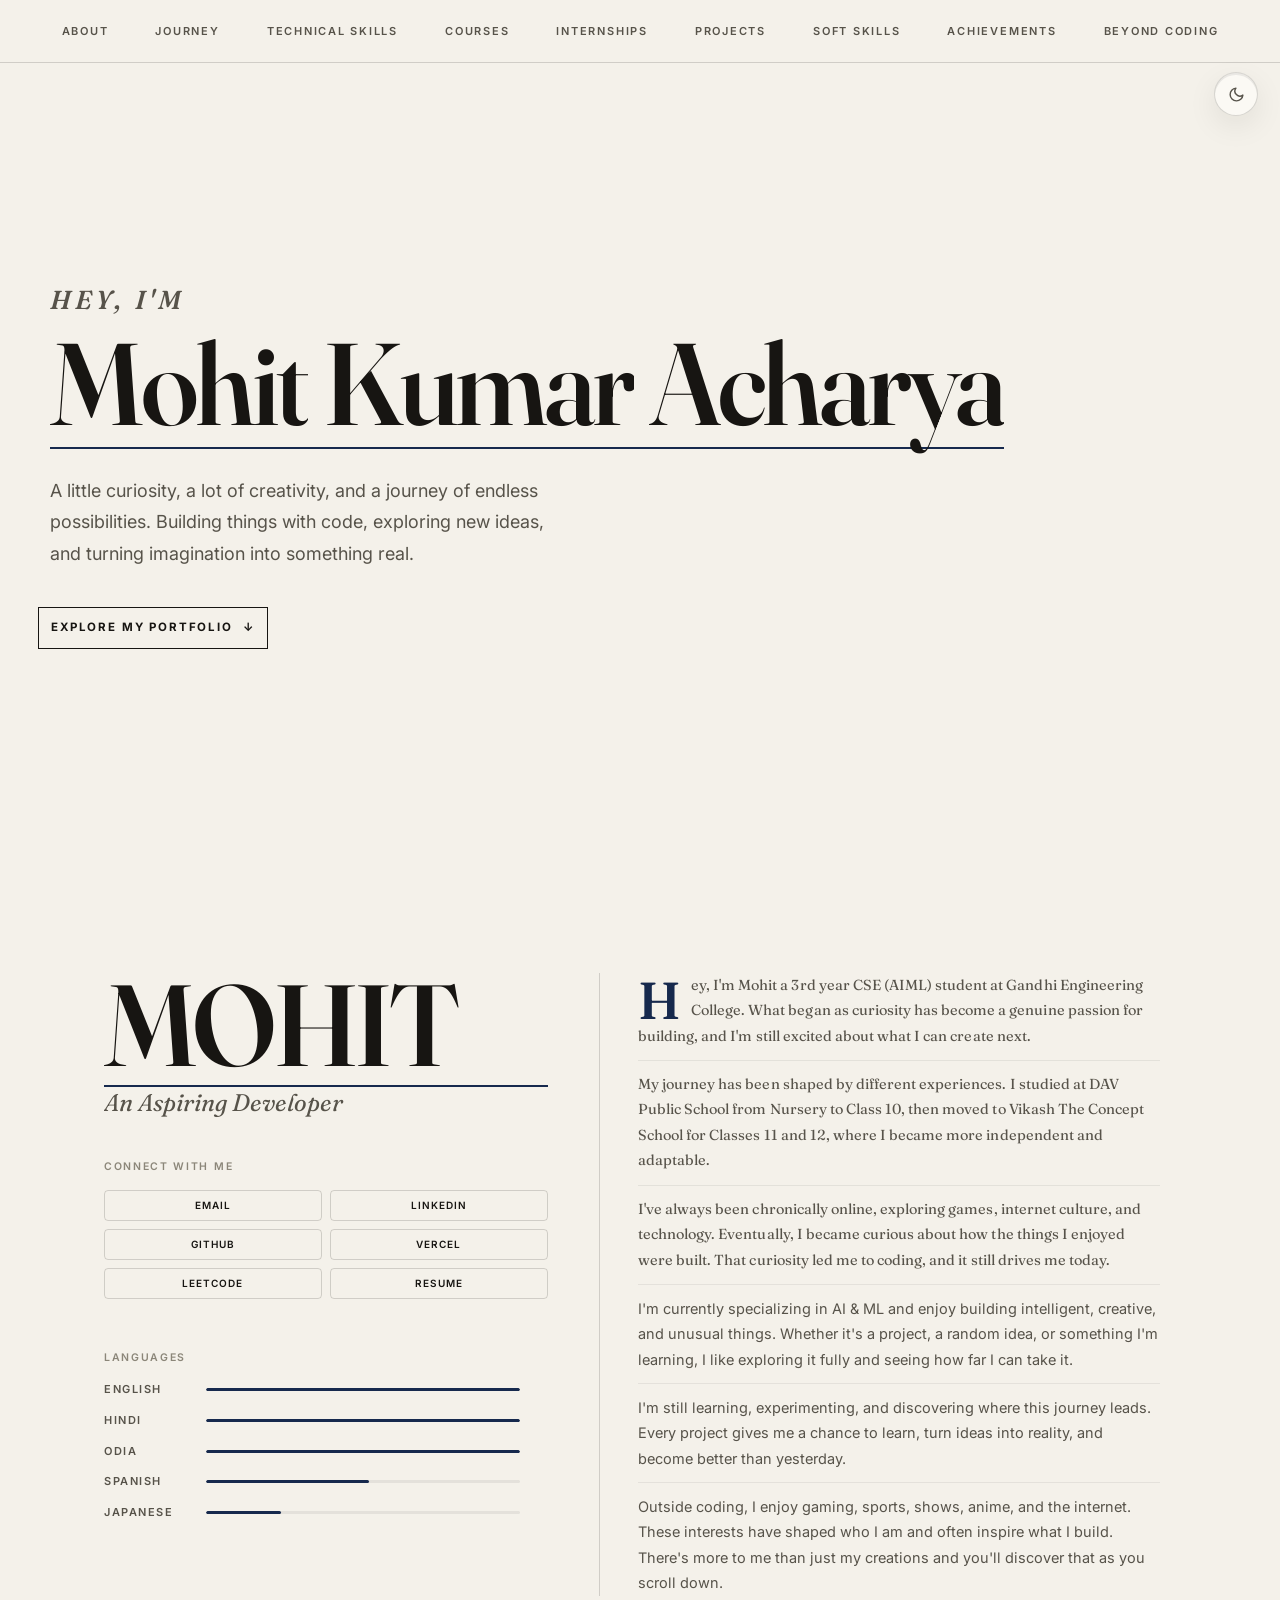
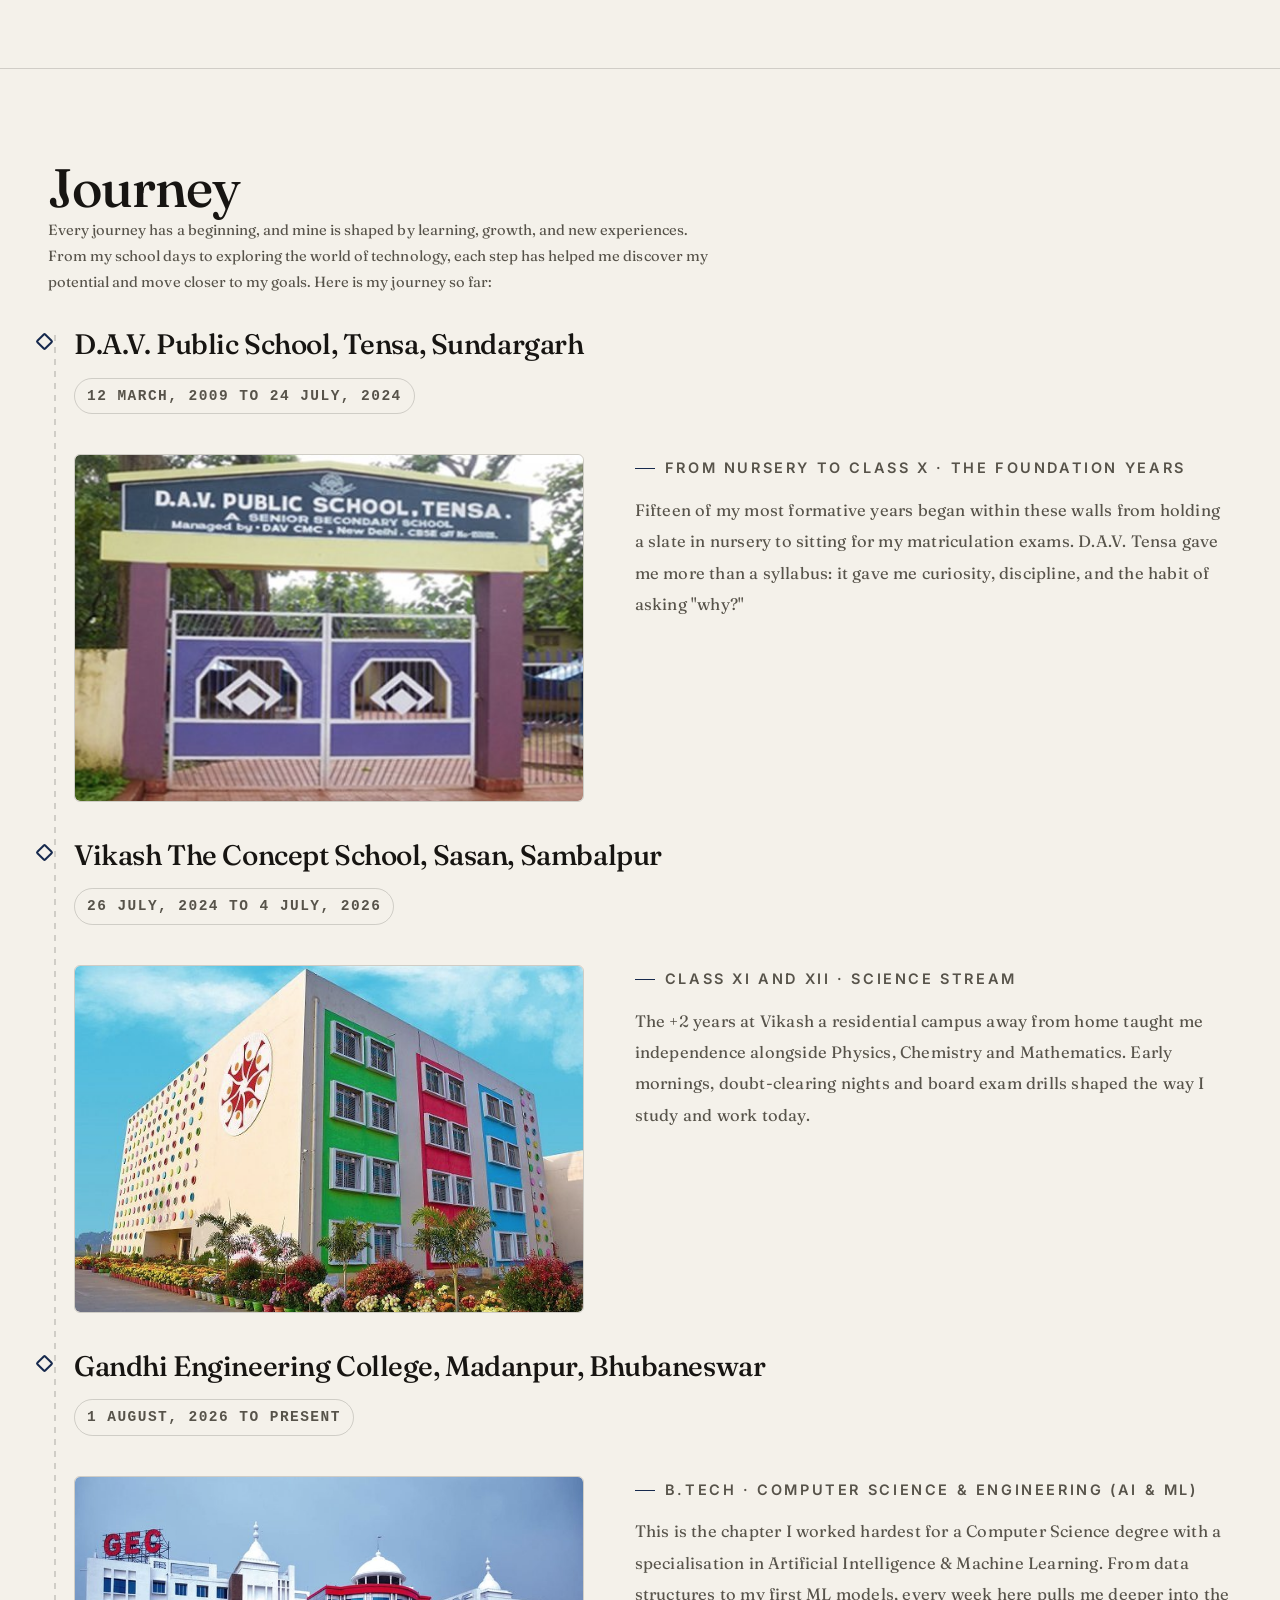
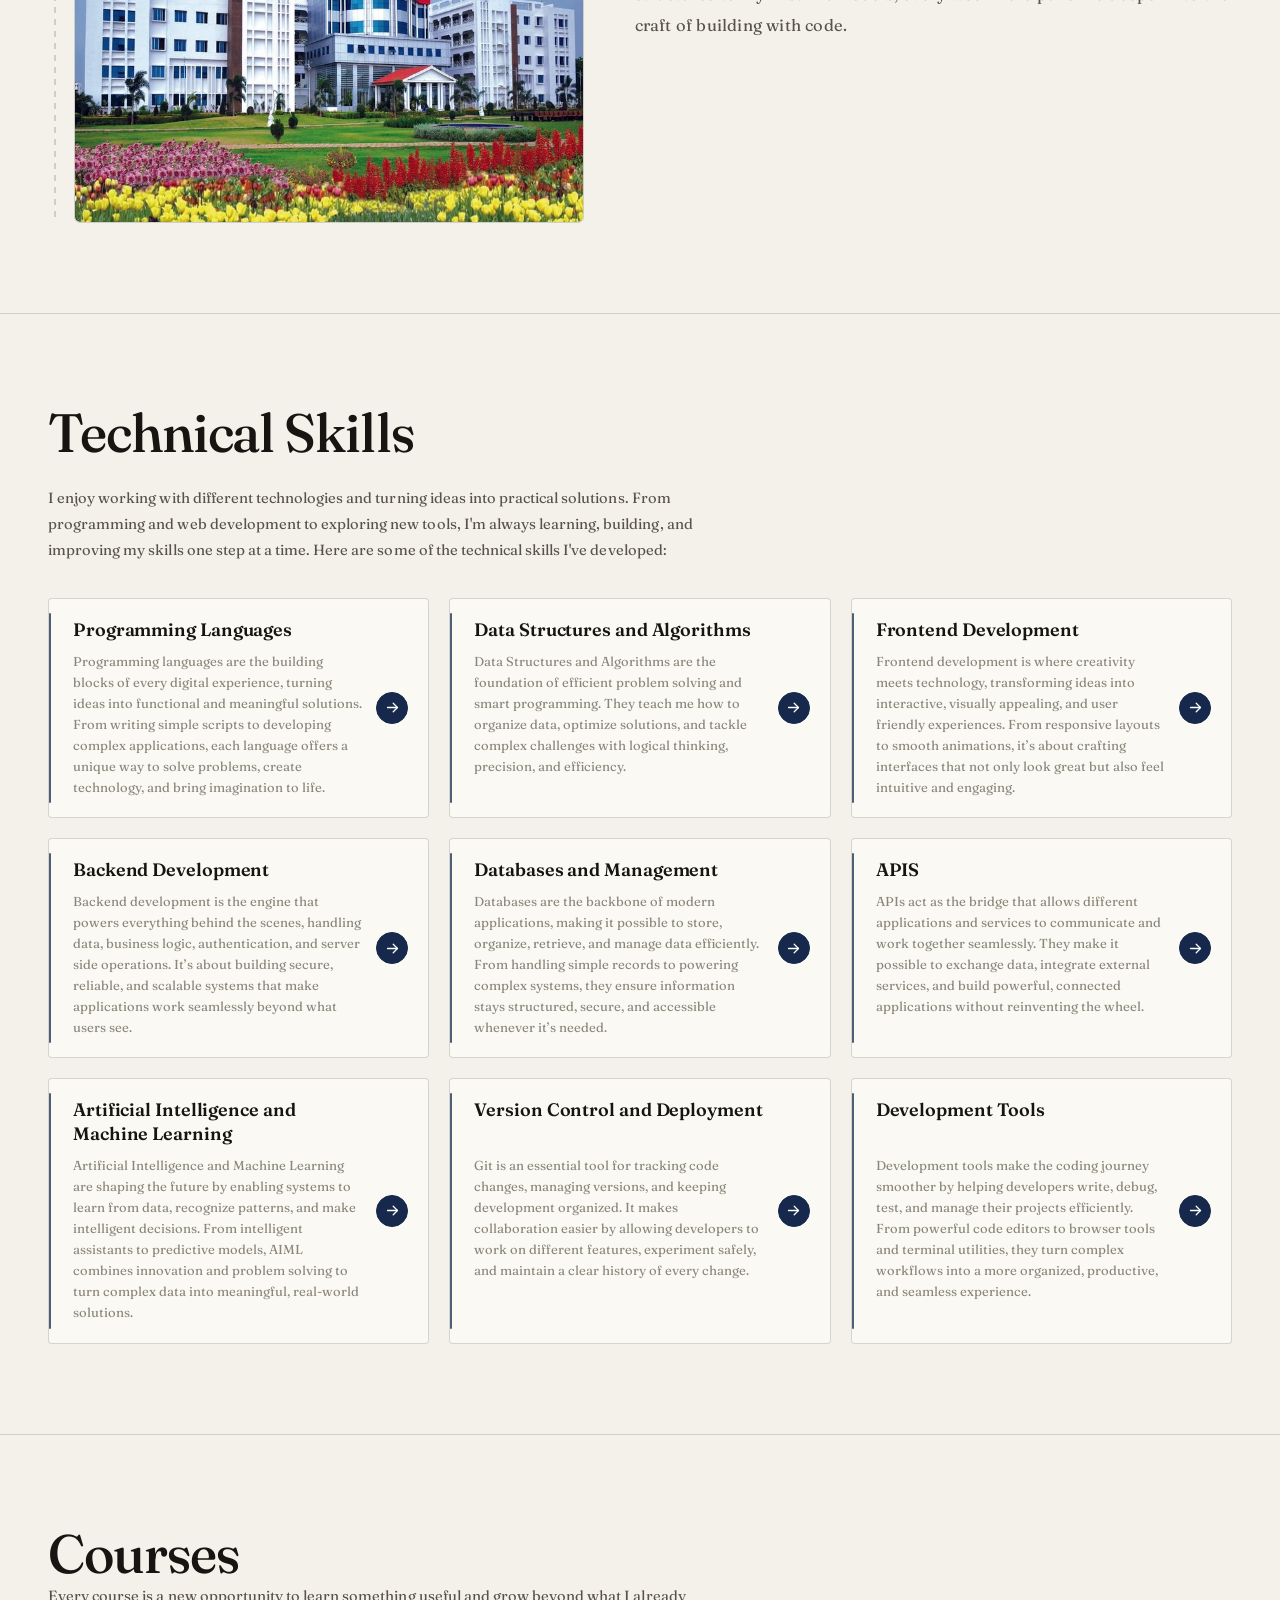
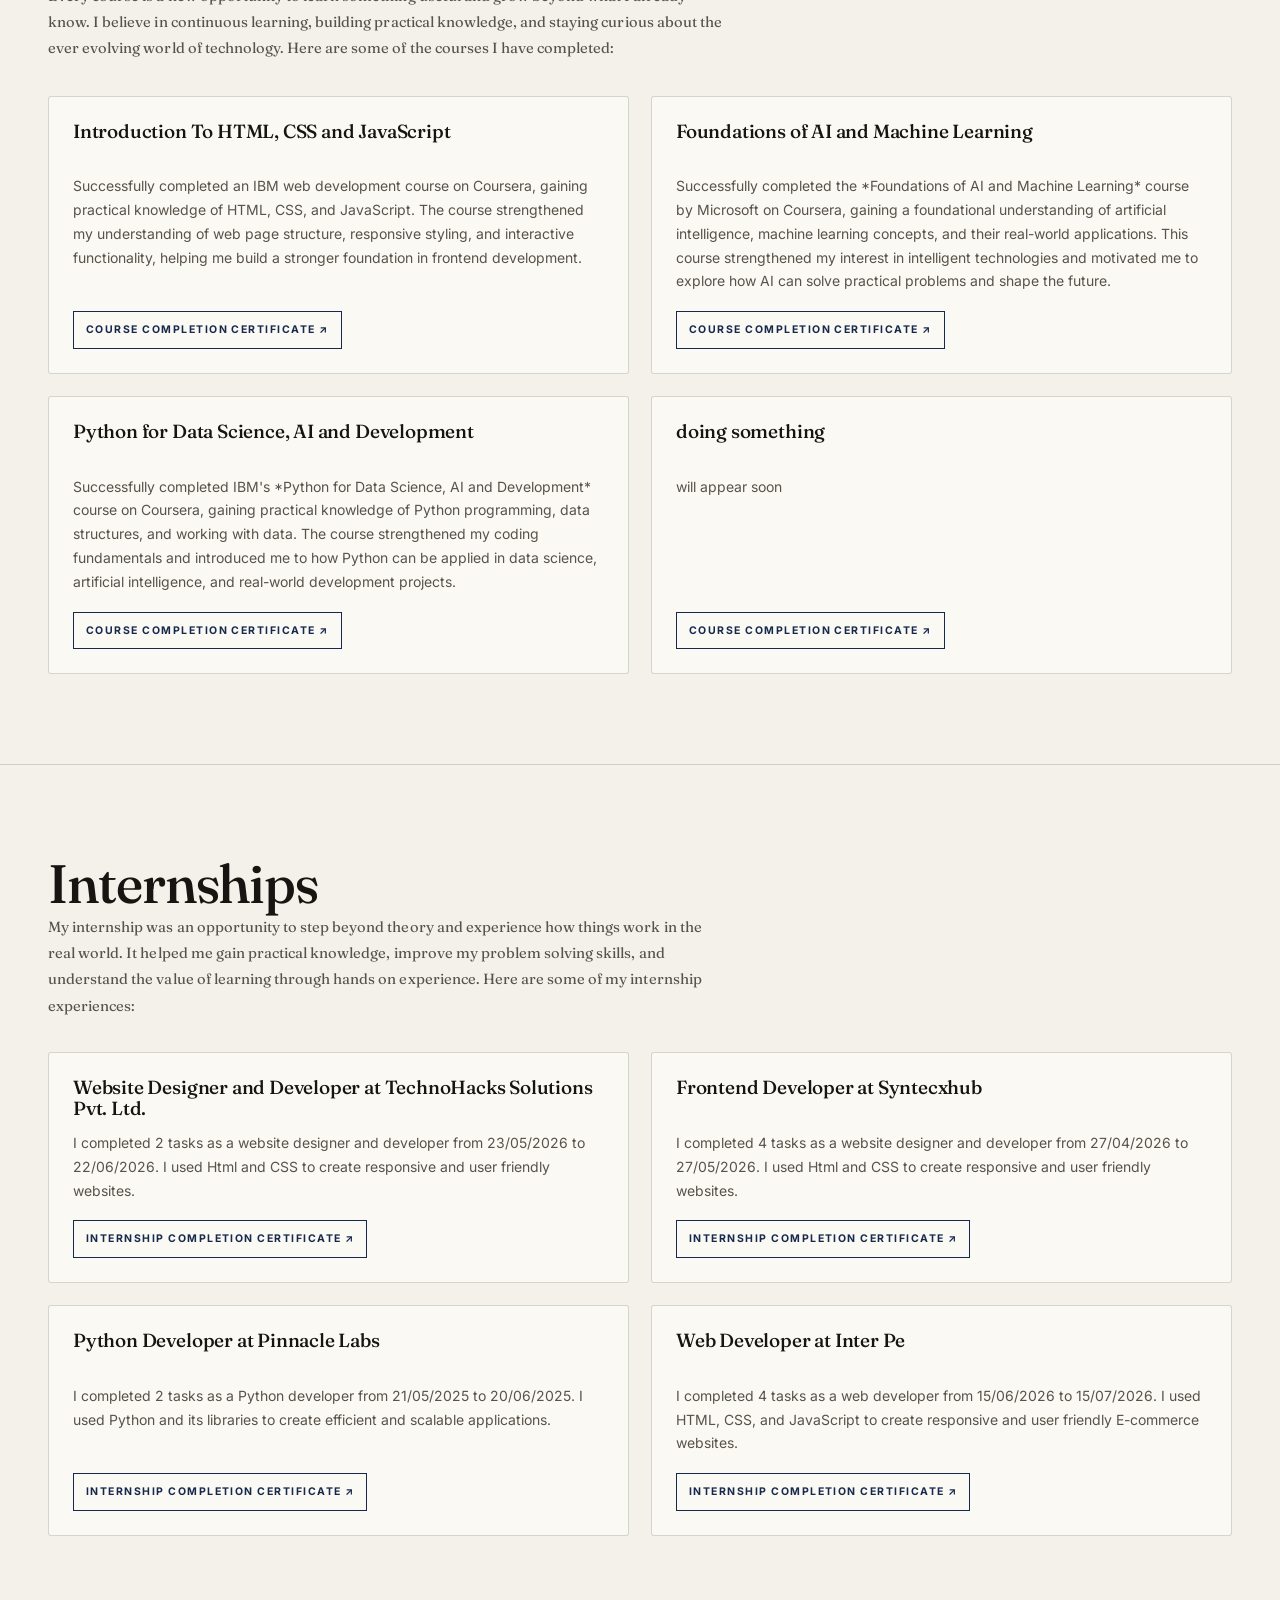
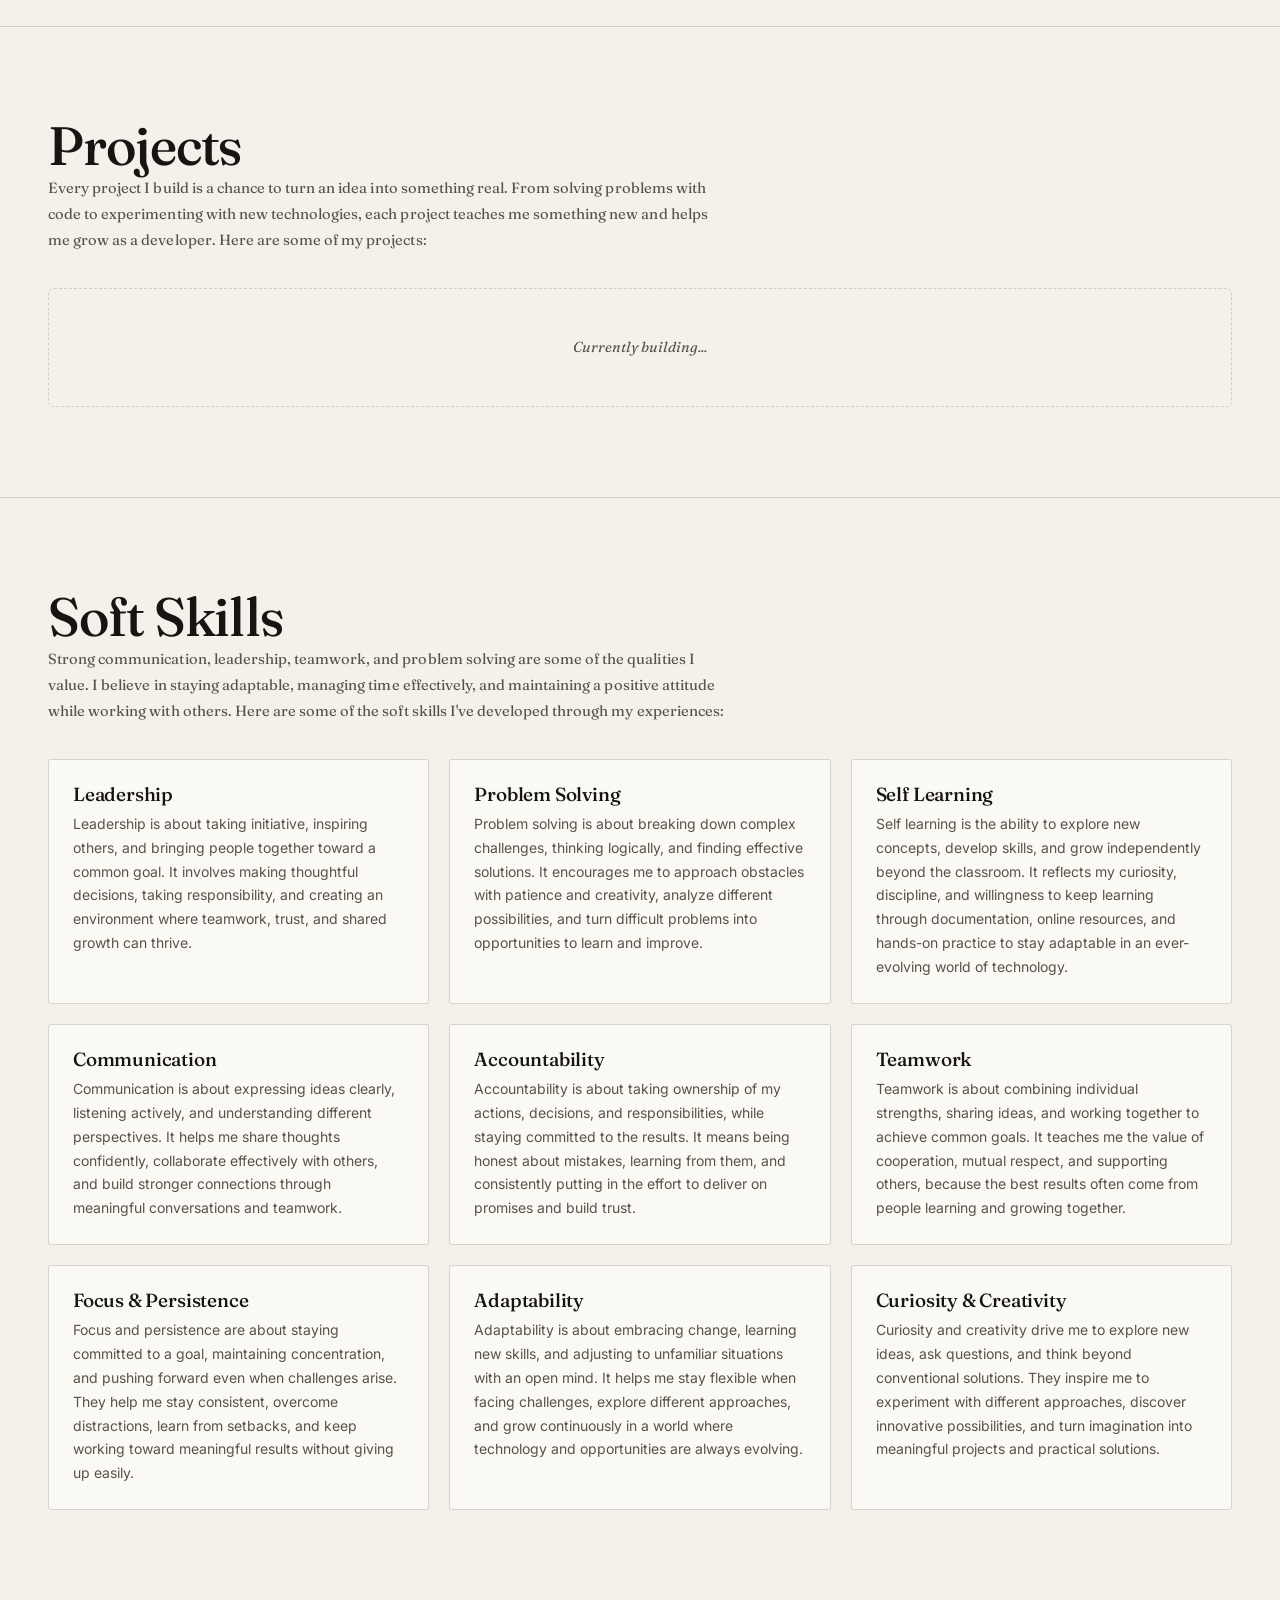
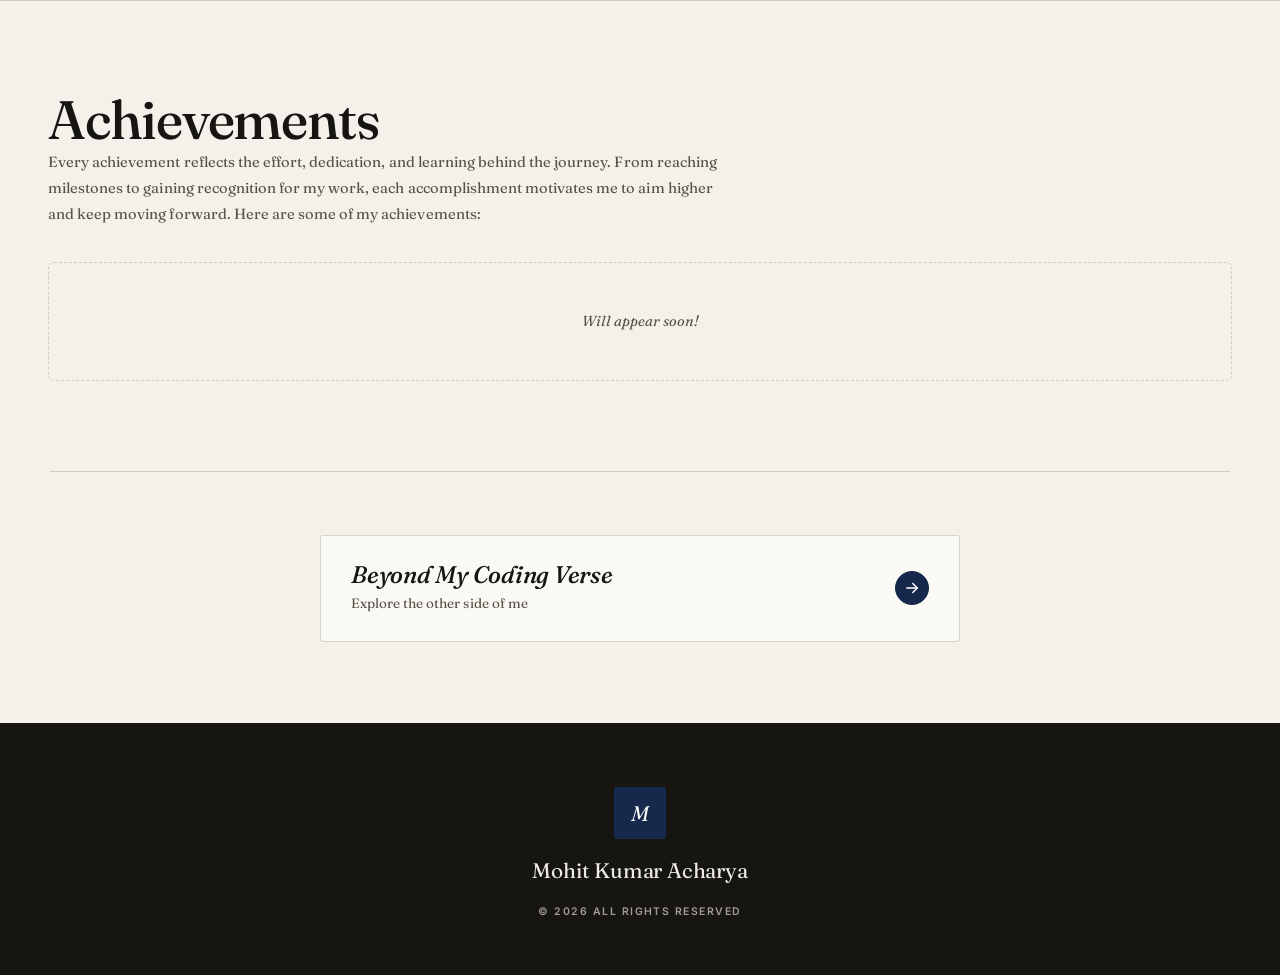
<file: index.html>
<!DOCTYPE html>
<html lang="en">
<head>
  <script>try { history.scrollRestoration = "manual"; } catch (e) {}</script>
<meta charset="UTF-8">
<script>(function(){var t=null;try{t=localStorage.getItem("mka-theme")}catch(e){}if(!t){t=/beyond\.html$/.test(location.pathname)?"dark":"light"}document.documentElement.setAttribute("data-theme",t);})();</script>
    <meta name="viewport" content="width=device-width, initial-scale=1.0">
<meta name="theme-color" content="#080d13">
<meta name="description" content="Mohit Kumar Acharya CSE (AI &amp; ML) student, aspiring developer, and curious creator beyond the code.">
<title>Mohit Kumar Acharya Portfolio</title>
  <link rel="icon" type="image/svg+xml" href="data:image/svg+xml,%3Csvg%20xmlns%3D%22http%3A%2F%2Fwww.w3.org%2F2000%2Fsvg%22%20viewBox%3D%220%200%2064%2064%22%3E%3Cstyle%3E.bg%7Bfill%3A%23F4F1EA%7D.m%7Bfill%3A%2316294D%7D%40media%20%28prefers-color-scheme%3Adark%29%7B.bg%7Bfill%3A%23171512%7D.m%7Bfill%3A%23FF7A88%7D%7D%3C%2Fstyle%3E%3Crect%20class%3D%22bg%22%20width%3D%2264%22%20height%3D%2264%22%20rx%3D%229%22%2F%3E%3Ctext%20class%3D%22m%22%20x%3D%2232%22%20y%3D%2246%22%20font-family%3D%22Georgia%2Cserif%22%20font-style%3D%22italic%22%20font-size%3D%2240%22%20text-anchor%3D%22middle%22%3EM%3C%2Ftext%3E%3C%2Fsvg%3E">

<!-- Share preview (WhatsApp / LinkedIn) -->
<meta property="og:title" content="Mohit Kumar Acharya Portfolio">
<meta property="og:description" content="Projects, skills, achievements and the world beyond my code.">
<meta property="og:type" content="website">
<!-- Site deploy hone ke baad og:image me apni photo ka POORA url daalna (https://...) -->
<meta property="og:image" content="photos/portfolio-cover.jpg">

<style>
  #welcome::before,
  #welcome::after {
    content: none !important;
    display: none !important;
    border: 0 !important;
    background: none !important;
    box-shadow: none !important;
  }
</style>
    <link rel="preconnect" href="https://fonts.googleapis.com">
    <link rel="preconnect" href="https://fonts.gstatic.com" crossorigin>
    <link rel="stylesheet" href="https://fonts.googleapis.com/css2?family=Fraunces:ital,opsz,wght@0,9..144,400;0,9..144,500;0,9..144,560;1,9..144,400;1,9..144,500&family=Inter:wght@400;500;600;700&display=swap">
    <link rel="prefetch" href="beyond.html">
  <link rel="prefetch" href="verse.js?v=44">
  <link rel="prefetch" href="data.js?v=6">
  <link rel="stylesheet" href="studio.css?v=111">
</head>
<body>

<header class="site-header">
  <nav class="main-nav" aria-label="Main navigation">
    <a class="nav-brand" href="#welcome" aria-label="Portfolio, home">
      <span class="nb-mark" aria-hidden="true">M</span>
      <span class="nb-word">Portfolio</span>
    </a>
    <div class="nav-links" id="mainNavLinks">
    <a href="#about"><span>About</span></a>
    <a href="#journey"><span>Journey</span></a>
    <a href="#skills"><span>Technical Skills</span></a>
    <a href="#courses"><span>Courses</span></a>
    <a href="#internships"><span>Internships</span></a>
    <a href="#projects"><span>Projects</span></a>
    <a href="#soft-skills"><span>Soft Skills</span></a>
    <a href="#achievements"><span>Achievements</span></a>
    <a href="#beyond"><span>Beyond Coding</span></a>
    </div>
    <button class="nav-toggle" type="button" aria-label="Open menu" aria-expanded="false">
      <span class="nav-burger" aria-hidden="true"><i></i><i></i><i></i></span>
    </button>
  </nav>
</header>

<!-- ============ WELCOME SCREEN ============ -->
<section id="welcome" class="welcome">
  <div class="welcome-inner">
    <p class="welcome-eyebrow" id="welcomeGreeting"></p>
    <h1 class="welcome-name" id="welcomeName"></h1>
    <p class="welcome-subtitle">A little curiosity, a lot of creativity, and a journey of endless possibilities. Building things with code, exploring new ideas, and turning imagination into something real.</p>
    <a class="welcome-cta" href="#about">Explore my portfolio <span>↓</span></a>
  </div>
    </section>
<!-- ============ HERO / ABOUT ============ -->
<section id="about" class="hero-about reveal">
  <div class="hero-left">
    <h2 class="hero-bigname">MOHIT</h2>
    <p class="hero-tagline">An Aspiring Developer</p>

    <div class="hero-block">
      <span class="hero-label">Connect with me</span>
      <div class="contact-links">
      <a href="https://mail.google.com/mail/?view=cm&fs=1&to=mohit01kumaracharya@gmail.com" class="contact-link"> Email</a>
      <a href="https://www.linkedin.com/in/mohit-kumar-acharya?utm_source=share_via&utm_content=profile&utm_medium=member_android" class="contact-link"> LinkedIn</a>
      <a href="https://github.com/mohit01kumaracharya" class="contact-link"> GitHub</a>
      <a href="https://not working" class="contact-link"> Vercel </a>
      <a href="https://not working" class="contact-link"> LeetCode </a>
      <a href="https://not working" class="contact-link"> Resume </a>

        </div>
    </div>

    <div class="hero-block">
      <span class="hero-label">Languages</span>
            <ul class="lang-list">
        <li><span class="lang-name">English</span><span class="lang-bar"><i style="width:100%"></i></span></li>
        <li><span class="lang-name">Hindi</span><span class="lang-bar"><i style="width:100%"></i></span></li>
        <li><span class="lang-name">Odia</span><span class="lang-bar"><i style="width:100%"></i></span></li>
        <li><span class="lang-name">Spanish</span><span class="lang-bar"><i style="width:52%"></i></span></li>
        <li><span class="lang-name">Japanese</span><span class="lang-bar"><i style="width:24%"></i></span></li>
      </ul>
    </div>
  </div>

  <div class="hero-right">
<p class="section-context">Hey, I'm Mohit a 3rd year CSE (AIML) student at Gandhi Engineering College. What began as curiosity has become a genuine passion for building, and I'm still excited about what I can create next.</p>
<p class="section-context">My journey has been shaped by different experiences. I studied at DAV Public School from Nursery to Class 10, then moved to Vikash The Concept School for Classes 11 and 12, where I became more independent and adaptable.</p>
<p class="section-context">I've always been chronically online, exploring games, internet culture, and technology. Eventually, I became curious about how the things I enjoyed were built. That curiosity led me to coding, and it still drives me today.</p>
<p>I'm currently specializing in AI & ML and enjoy building intelligent, creative, and unusual things. Whether it's a project, a random idea, or something I'm learning, I like exploring it fully and seeing how far I can take it.</p>
<p>I'm still learning, experimenting, and discovering where this journey leads. Every project gives me a chance to learn, turn ideas into reality, and become better than yesterday.</p>
<p>Outside coding, I enjoy gaming, sports, shows, anime, and the internet. These interests have shaped who I am and often inspire what I build. There's more to me than just my creations and you'll discover that as you scroll down.</p>
</div>
</section>

<!-- ============ MAIN SHOWCASE ============ -->
<main id="main-showcase">

  <section id="journey" class="showcase-section reveal">
    <h2 class="section-title">Journey</h2>
<p class="section-context">Every journey has a beginning, and mine is shaped by learning, growth, and new experiences. From my school days to exploring the world of technology, each step has helped me discover my potential and move closer to my goals. Here is my journey so far:</p>
    <div class="section-body journey-body">
            <div class="journey-timeline">

<div class="journey-item">
  <div class="journey-marker"><span class="journey-dot"></span></div>
  <div class="journey-content">
    <div class="journey-head">
      <h3>D.A.V. Public School, Tensa, Sundargarh</h3>
      <p class="journey-date">12 March, 2009 to 24 July, 2024</p>
    </div>
    <a href="https://share.google/QMls4uYdwjNlQF188" class="journey-photo-link">
      <img src="[data-uri]" alt="D.A.V. Public School, Tensa" class="journey-photo" loading="lazy">
    </a>
    <div class="journey-contents">
      <p class="journey-role">From Nursery to Class X · The Foundation Years</p>
      <p class="journey-text">Fifteen of my most formative years began within these walls from holding a slate in nursery to sitting for my matriculation exams. D.A.V. Tensa gave me more than a syllabus: it gave me curiosity, discipline, and the habit of asking "why?"</p>
      <ul class="journey-points">
      </ul>
    </div>
  </div>
</div>

<div class="journey-item">
  <div class="journey-marker"><span class="journey-dot"></span></div>
  <div class="journey-content">
    <div class="journey-head">
      <h3>Vikash The Concept School, Sasan, Sambalpur</h3>
      <p class="journey-date">26 July, 2024 to 4 July, 2026</p>
    </div>
    <a href="https://share.google/ZBJ1BQ8GIRj3ZA2ZO" class="journey-photo-link">
      <img src="[data-uri]" alt="Vikash The Concept School, Sasan" class="journey-photo" loading="lazy">
    </a>
    <div class="journey-contents">
      <p class="journey-role">Class XI and XII · Science Stream</p>
      <p class="journey-text">The +2 years at Vikash a residential campus away from home taught me independence alongside Physics, Chemistry and Mathematics. Early mornings, doubt-clearing nights and board exam drills shaped the way I study and work today.</p>
      <ul class="journey-points">
      </ul>
    </div>
  </div>
</div>

<div class="journey-item">
  <div class="journey-marker"><span class="journey-dot"></span></div>
  <div class="journey-content">
    <div class="journey-head">
      <h3>Gandhi Engineering College, Madanpur, Bhubaneswar</h3>
      <p class="journey-date">1 August, 2026 to Present</p>
    </div>
    <a href="https://share.google/24VzcEHRuH2Z7LNCq" class="journey-photo-link">
      <img src="[data-uri]" alt="Gandhi Engineering College, Bhubaneswar" class="journey-photo" loading="lazy">
    </a>
    <div class="journey-contents">
      <p class="journey-role">B.Tech · Computer Science & Engineering (AI & ML)</p>
      <p class="journey-text">This is the chapter I worked hardest for a Computer Science degree with a specialisation in Artificial Intelligence & Machine Learning. From data structures to my first ML models, every week here pulls me deeper into the craft of building with code.</p>
      <ul class="journey-points">
      </ul>
    </div>
  </div>
</div>
      </div>
    </div>
  </section>

<!-- ============ TECHNICAL SKILLS ============ -->
<section id="skills" class="showcase-section reveal">

  <div class="skills-header">
    <h2 class="section-title">Technical Skills</h2>
    <p class="section-context">I enjoy working with different technologies and turning ideas into practical solutions. From programming and web development to exploring new tools, I'm always learning, building, and improving my skills one step at a time. Here are some of the technical skills I've developed:</p>
    <div class="skills-title-line"></div>
  </div>

  <div class="skills-grid">

    <!-- Programming -->
<a href="Programming-languages.html" class="skill-card">
  <div class="skill-info">
    <h3>Programming Languages</h3>
    <p class="skill-context">Programming languages are the building blocks of every digital experience, turning ideas into functional and meaningful solutions. From writing simple scripts to developing complex applications, each language offers a unique way to solve problems, create technology, and bring imagination to life.</p>
  
  </div>
  <span class="skill-arrow" aria-hidden="true"><svg viewBox="0 0 24 24" width="17" height="17" fill="none" stroke="currentColor" stroke-width="1.8" stroke-linecap="round" stroke-linejoin="round"><path d="M5 12h14"/><path d="m13 6 6 6-6 6"/></svg></span>
</a>

    <!-- DSA -->
<a href="DSA.html" class="skill-card">
  <div class="skill-info">
    <h3>Data Structures and Algorithms</h3>
    <p class="skill-context">Data Structures and Algorithms are the foundation of efficient problem solving and smart programming. They teach me how to organize data, optimize solutions, and tackle complex challenges with logical thinking, precision, and efficiency.</p>
  
  </div>
  <span class="skill-arrow" aria-hidden="true"><svg viewBox="0 0 24 24" width="17" height="17" fill="none" stroke="currentColor" stroke-width="1.8" stroke-linecap="round" stroke-linejoin="round"><path d="M5 12h14"/><path d="m13 6 6 6-6 6"/></svg></span>
</a>

    <!-- Frontend -->
<a href="Frontend.html" class="skill-card">
  <div class="skill-info">
    <h3>Frontend Development</h3>
    <p class="skill-context">Frontend development is where creativity meets technology, transforming ideas into interactive, visually appealing, and user friendly experiences. From responsive layouts to smooth animations, it’s about crafting interfaces that not only look great but also feel intuitive and engaging.</p>
  
  </div>
  <span class="skill-arrow" aria-hidden="true"><svg viewBox="0 0 24 24" width="17" height="17" fill="none" stroke="currentColor" stroke-width="1.8" stroke-linecap="round" stroke-linejoin="round"><path d="M5 12h14"/><path d="m13 6 6 6-6 6"/></svg></span>
</a>

    <!-- Backend -->
<a href="Backend.html" class="skill-card">
  <div class="skill-info">
    <h3>Backend Development</h3>
    <p class="skill-context">Backend development is the engine that powers everything behind the scenes, handling data, business logic, authentication, and server side operations. It’s about building secure, reliable, and scalable systems that make applications work seamlessly beyond what users see.</p>
  
  </div>
  <span class="skill-arrow" aria-hidden="true"><svg viewBox="0 0 24 24" width="17" height="17" fill="none" stroke="currentColor" stroke-width="1.8" stroke-linecap="round" stroke-linejoin="round"><path d="M5 12h14"/><path d="m13 6 6 6-6 6"/></svg></span>
</a>

    <!-- Database -->
<a href="databases.html" class="skill-card">
  <div class="skill-info">
    <h3>Databases and Management</h3>
    <p class="skill-context">Databases are the backbone of modern applications, making it possible to store, organize, retrieve, and manage data efficiently. From handling simple records to powering complex systems, they ensure information stays structured, secure, and accessible whenever it’s needed.</p>
  
  </div>
  <span class="skill-arrow" aria-hidden="true"><svg viewBox="0 0 24 24" width="17" height="17" fill="none" stroke="currentColor" stroke-width="1.8" stroke-linecap="round" stroke-linejoin="round"><path d="M5 12h14"/><path d="m13 6 6 6-6 6"/></svg></span>
</a>

    <!-- APIs -->
<a href="apis.html" class="skill-card">
  <div class="skill-info">
    <h3>APIS</h3>
    <p class="skill-context">APIs act as the bridge that allows different applications and services to communicate and work together seamlessly. They make it possible to exchange data, integrate external services, and build powerful, connected applications without reinventing the wheel.</p>
  
  </div>
  <span class="skill-arrow" aria-hidden="true"><svg viewBox="0 0 24 24" width="17" height="17" fill="none" stroke="currentColor" stroke-width="1.8" stroke-linecap="round" stroke-linejoin="round"><path d="M5 12h14"/><path d="m13 6 6 6-6 6"/></svg></span>
</a>

    <!-- AI / ML -->
<a href="aiml.html" class="skill-card">
  <div class="skill-info">
    <h3>Artificial Intelligence and Machine Learning</h3>
    <p class="skill-context">Artificial Intelligence and Machine Learning are shaping the future by enabling systems to learn from data, recognize patterns, and make intelligent decisions. From intelligent assistants to predictive models, AIML combines innovation and problem solving to turn complex data into meaningful, real-world solutions.</p>
  
  </div>
  <span class="skill-arrow" aria-hidden="true"><svg viewBox="0 0 24 24" width="17" height="17" fill="none" stroke="currentColor" stroke-width="1.8" stroke-linecap="round" stroke-linejoin="round"><path d="M5 12h14"/><path d="m13 6 6 6-6 6"/></svg></span>
</a>

    <!-- Git -->
<a href="deployment.html" class="skill-card">
  <div class="skill-info">
    <h3>Version Control and Deployment</h3>
    <p class="skill-context">Git is an essential tool for tracking code changes, managing versions, and keeping development organized. It makes collaboration easier by allowing developers to work on different features, experiment safely, and maintain a clear history of every change.</p>
  
  </div>
  <span class="skill-arrow" aria-hidden="true"><svg viewBox="0 0 24 24" width="17" height="17" fill="none" stroke="currentColor" stroke-width="1.8" stroke-linecap="round" stroke-linejoin="round"><path d="M5 12h14"/><path d="m13 6 6 6-6 6"/></svg></span>
</a>

    <!-- Development Tools -->
<a href="tools.html" class="skill-card">
  <div class="skill-info">
    <h3>Development Tools</h3>
    <p class="skill-context">Development tools make the coding journey smoother by helping developers write, debug, test, and manage their projects efficiently. From powerful code editors to browser tools and terminal utilities, they turn complex workflows into a more organized, productive, and seamless experience.</p>
  
  </div>
  <span class="skill-arrow" aria-hidden="true"><svg viewBox="0 0 24 24" width="17" height="17" fill="none" stroke="currentColor" stroke-width="1.8" stroke-linecap="round" stroke-linejoin="round"><path d="M5 12h14"/><path d="m13 6 6 6-6 6"/></svg></span>
</a>

  </div>

</section>

<section id="courses" class="showcase-section reveal">
  <h2 class="section-title">Courses</h2>
<p class="section-context">Every course is a new opportunity to learn something useful and grow beyond what I already know. I believe in continuous learning, building practical knowledge, and staying curious about the ever evolving world of technology. Here are some of the courses I have completed:</p>
  <div class="section-body">
    <div class="skills-grid courses-grid">

      <article class="skill-card course-card">
        <div class="skill-card-content">
          <h3>Introduction To HTML, CSS and JavaScript</h3>
          <p>Successfully completed an IBM web development course on Coursera, gaining practical knowledge of HTML, CSS, and JavaScript. The course strengthened my understanding of web page structure, responsive styling, and interactive functionality, helping me build a stronger foundation in frontend development.</p>
          <a href="https://lnkd.in/p/gcWXKrSA" class="course-link">Course Completion Certificate</a>
        </div>
      </article>

      <article class="skill-card course-card">
        <div class="skill-card-content">
          <h3>Foundations of AI and Machine Learning</h3>
          <p>Successfully completed the *Foundations of AI and Machine Learning* course by Microsoft on Coursera, gaining a foundational understanding of artificial intelligence, machine learning concepts, and their real-world applications. This course strengthened my interest in intelligent technologies and motivated me to explore how AI can solve practical problems and shape the future.</p>
          <a href="not working" class="course-link">Course Completion Certificate</a>
        </div>
      </article>

      <article class="skill-card course-card">
        <div class="skill-card-content">
          <h3>Python for Data Science, AI and Development</h3>
          <p>Successfully completed IBM's *Python for Data Science, AI and Development* course on Coursera, gaining practical knowledge of Python programming, data structures, and working with data. The course strengthened my coding fundamentals and introduced me to how Python can be applied in data science, artificial intelligence, and real-world development projects.</p>
          <a href="not working" class="course-link">Course Completion Certificate</a>
        </div>
      </article>

      <article class="skill-card course-card">
        <div class="skill-card-content">
          <h3>doing something</h3>
          <p>will appear soon</p>
          <a href="not working" class="course-link">Course Completion Certificate</a>
        </div>
      </article>

    </div>
  </div>
</section>

<!-- ============ INTERNSHIPS ============ -->
<section id="internships" class="showcase-section reveal">
  <h2 class="section-title">Internships</h2>
<p class="section-context">My internship was an opportunity to step beyond theory and experience how things work in the real world. It helped me gain practical knowledge, improve my problem solving skills, and understand the value of learning through hands on experience. Here are some of my internship experiences:</p>
   <div class="section-body">
    <div class="internships-grid internships-grid">

            <article class="skill-card course-card">
        <div class="skill-card-content">
          <h3>Website Designer and Developer at TechnoHacks Solutions Pvt. Ltd.</h3>
          <p>I completed 2 tasks as a website designer and developer from 23/05/2026 to 22/06/2026. I used Html and CSS to create responsive and user friendly websites.</p>
          <a href="https://www.linkedin.com/posts/mohit-kumar-acharya_completed-my-internship-at-technohacks-edutech-activity-7477053080208076800-oomZ?utm_source=share&utm_medium=member_android&rcm=ACoAAFdvJ-0BKYBqv_OcgzX-1uiN-hA8ZVBeofM" class="internship-link">Internship Completion Certificate</a>
        </div>
      </article>

            <article class="skill-card course-card">
        <div class="skill-card-content">
          <h3>Frontend Developer at Syntecxhub</h3>
          <p>I completed 4 tasks as a website designer and developer from 27/04/2026 to 27/05/2026. I used Html and CSS to create responsive and user friendly websites.</p>
          <a href="https://www.linkedin.com/posts/mohit-kumar-acharya_feeling-great-as-i-received-my-internship-activity-7465679278899138560-LhdZ?utm_source=share&utm_medium=member_android&rcm=ACoAAFdvJ-0BKYBqv_OcgzX-1uiN-hA8ZVBeofM" class="internship-link">Internship Completion Certificate</a>
        </div>
      </article>

            <article class="skill-card course-card">
        <div class="skill-card-content">
          <h3>Python Developer at Pinnacle Labs</h3>
          <p>I completed 2 tasks as a Python developer from 21/05/2025 to 20/06/2025. I used Python and its libraries to create efficient and scalable applications.</p>
          <a href="https://www.linkedin.com/posts/mohit-kumar-acharya_pinnacle-labs-internship-completion-certificate-activity-7344423667759562752-NlkC?utm_source=share&utm_medium=member_android&rcm=ACoAAFdvJ-0BKYBqv_OcgzX-1uiN-hA8ZVBeofM" class="internship-link">Internship Completion Certificate</a>
        </div>
      </article>

            <article class="skill-card course-card">
        <div class="skill-card-content">
          <h3>Web Developer at Inter Pe</h3>
          <p>I completed 4 tasks as a web developer from 15/06/2026 to 15/07/2026. I used HTML, CSS, and JavaScript to create responsive and user friendly E-commerce websites.</p>
          <a href="https://www.linkedin.com/posts/mohit-kumar-acharya_internpe-i-am-happy-to-announce-that-i-have-activity-7306639432642670593-13al?utm_source=share&utm_medium=member_android&rcm=ACoAAFdvJ-0BKYBqv_OcgzX-1uiN-hA8ZVBeofM" class="internship-link">Internship Completion Certificate</a>
        </div>
      </article>
      
      </div>
    </div>
</section>

  <section id="projects" class="showcase-section reveal">
    <h2 class="section-title">Projects</h2>
    <p class="section-context">Every project I build is a chance to turn an idea into something real. From solving problems with code to experimenting with new technologies, each project teaches me something new and helps me grow as a developer. Here are some of my projects:</p>
    <div class="section-body">
      <p class="placeholder-note">Currently building...</p>
    </div>
  </section>

<section id="soft-skills" class="showcase-section reveal">
  <h2 class="section-title">Soft Skills</h2>
<p class="section-context">Strong communication, leadership, teamwork, and problem solving are some of the qualities I value. I believe in staying adaptable, managing time effectively, and maintaining a positive attitude while working with others. Here are some of the soft skills I've developed through my experiences:</p>
  <div class="section-body">
    <div class="skills-grid soft-skills-grid">

      <article class="skill-card">
        <div class="skill-card-content">
          <h3>Leadership</h3>
          <p>Leadership is about taking initiative, inspiring others, and bringing people together toward a common goal. It involves making thoughtful decisions, taking responsibility, and creating an environment where teamwork, trust, and shared growth can thrive.</p>
        </div>
      </article>

      <article class="skill-card">
        <div class="skill-card-content">
          <h3>Problem Solving</h3>
          <p>Problem solving is about breaking down complex challenges, thinking logically, and finding effective solutions. It encourages me to approach obstacles with patience and creativity, analyze different possibilities, and turn difficult problems into opportunities to learn and improve.</p>
        </div>
      </article>

      <article class="skill-card">
        <div class="skill-card-content">
          <h3>Self Learning</h3>
          <p>Self learning is the ability to explore new concepts, develop skills, and grow independently beyond the classroom. It reflects my curiosity, discipline, and willingness to keep learning through documentation, online resources, and hands-on practice to stay adaptable in an ever-evolving world of technology.</p>
        </div>
      </article>

      <article class="skill-card">
        <div class="skill-card-content">
          <h3>Communication</h3>
          <p>Communication is about expressing ideas clearly, listening actively, and understanding different perspectives. It helps me share thoughts confidently, collaborate effectively with others, and build stronger connections through meaningful conversations and teamwork.</p>
        </div>
      </article>

      <article class="skill-card">
        <div class="skill-card-content">
          <h3>Accountability</h3>
          <p>Accountability is about taking ownership of my actions, decisions, and responsibilities, while staying committed to the results. It means being honest about mistakes, learning from them, and consistently putting in the effort to deliver on promises and build trust.</p>
        </div>
      </article>

      <article class="skill-card">
        <div class="skill-card-content">
          <h3>Teamwork</h3>
          <p>Teamwork is about combining individual strengths, sharing ideas, and working together to achieve common goals. It teaches me the value of cooperation, mutual respect, and supporting others, because the best results often come from people learning and growing together.</p>
        </div>
      </article>

      <article class="skill-card">
        <div class="skill-card-content">
          <h3>Focus &amp; Persistence</h3>
          <p>Focus and persistence are about staying committed to a goal, maintaining concentration, and pushing forward even when challenges arise. They help me stay consistent, overcome distractions, learn from setbacks, and keep working toward meaningful results without giving up easily.</p>
        </div>
      </article>
      <article class="skill-card">
        <div class="skill-card-content">
          <h3>Adaptability</h3>
          <p>Adaptability is about embracing change, learning new skills, and adjusting to unfamiliar situations with an open mind. It helps me stay flexible when facing challenges, explore different approaches, and grow continuously in a world where technology and opportunities are always evolving.</p>
        </div>
      </article>

      <article class="skill-card">
        <div class="skill-card-content">
          <h3>Curiosity &amp; Creativity</h3>
          <p>Curiosity and creativity drive me to explore new ideas, ask questions, and think beyond conventional solutions. They inspire me to experiment with different approaches, discover innovative possibilities, and turn imagination into meaningful projects and practical solutions.</p>
        </div>
      </article>


    </div>
  </div>
</section>

  <section id="achievements" class="showcase-section reveal">
    <h2 class="section-title">Achievements</h2>
    <p class="section-context">Every achievement reflects the effort, dedication, and learning behind the journey. From reaching milestones to gaining recognition for my work, each accomplishment motivates me to aim higher and keep moving forward. Here are some of my achievements:</p>
    <div class="section-body">
      <p class="placeholder-note">Will appear soon!</p>
    </div>
  </section>

<!-- BEYOND MY CODING VERSE CARD -->
<div id="beyond" class="verse-card-wrapper reveal">
  <a href="beyond.html" class="skill-card beyond-verse-card">
    <div class="skill-info">
      <h3>Beyond My Coding Verse</h3>
      <p class="section-context">Explore the other side of me</p>
    </div>
    <span class="skill-arrow" aria-hidden="true">
      <svg viewBox="0 0 24 24" width="18" height="18" fill="none" stroke="currentColor" stroke-width="2" stroke-linecap="round" stroke-linejoin="round"><path d="M5 12h14"/><path d="m13 6 6 6-6 6"/></svg>
    </span>
  </a>
</div>

</main>

<footer class="site-footer">
  <div class="site-footer-inner">
    <span class="footer-mark" aria-hidden="true">M</span>
    <span class="footer-name">Mohit Kumar Acharya</span>
    <span class="footer-copy">© <span id="footerYear">2026</span> All rights reserved</span>
  </div>
</footer>

<!-- ============ TECHNICAL SKILLS OVERLAY ============ -->
<div id="skillOverlay" class="skill-overlay" hidden>
  <button
    id="skillOverlayClose"
    class="skill-overlay-close"
    type="button"
    aria-label="Close Technical Skills">
    ×
  </button>

  <iframe
    id="skillOverlayFrame"
    class="skill-overlay-frame"
    title="Technical Skills"
    allow="autoplay; fullscreen; encrypted-media; picture-in-picture">
  </iframe>
</div>



<script src="data.js?v=6"></script>
<script src="main.js?v=19"></script>
<script src="verse.js?v=44"></script>

<script>
    // Tumhara existing JavaScript code

    document.body.classList.add("loaded");
    const footerYear = document.getElementById("footerYear");
    if (footerYear) footerYear.textContent = new Date().getFullYear();

    document.querySelectorAll(".journey-photo-link img").forEach((image) => {
      const tile = image.closest(".journey-photo-link");
      if (!tile) return;
      tile.dataset.fallback = image.alt || "Education photo";
      const showFallback = () => tile.classList.add("media-missing");
      image.addEventListener("error", showFallback, { once: true });
      if (image.complete && image.naturalWidth === 0) showFallback();
    });
</script>
  <script src="theme.js?v=5"></script>
  <script src="motion.js?v=25"></script>
  </body>
</html>
</file>
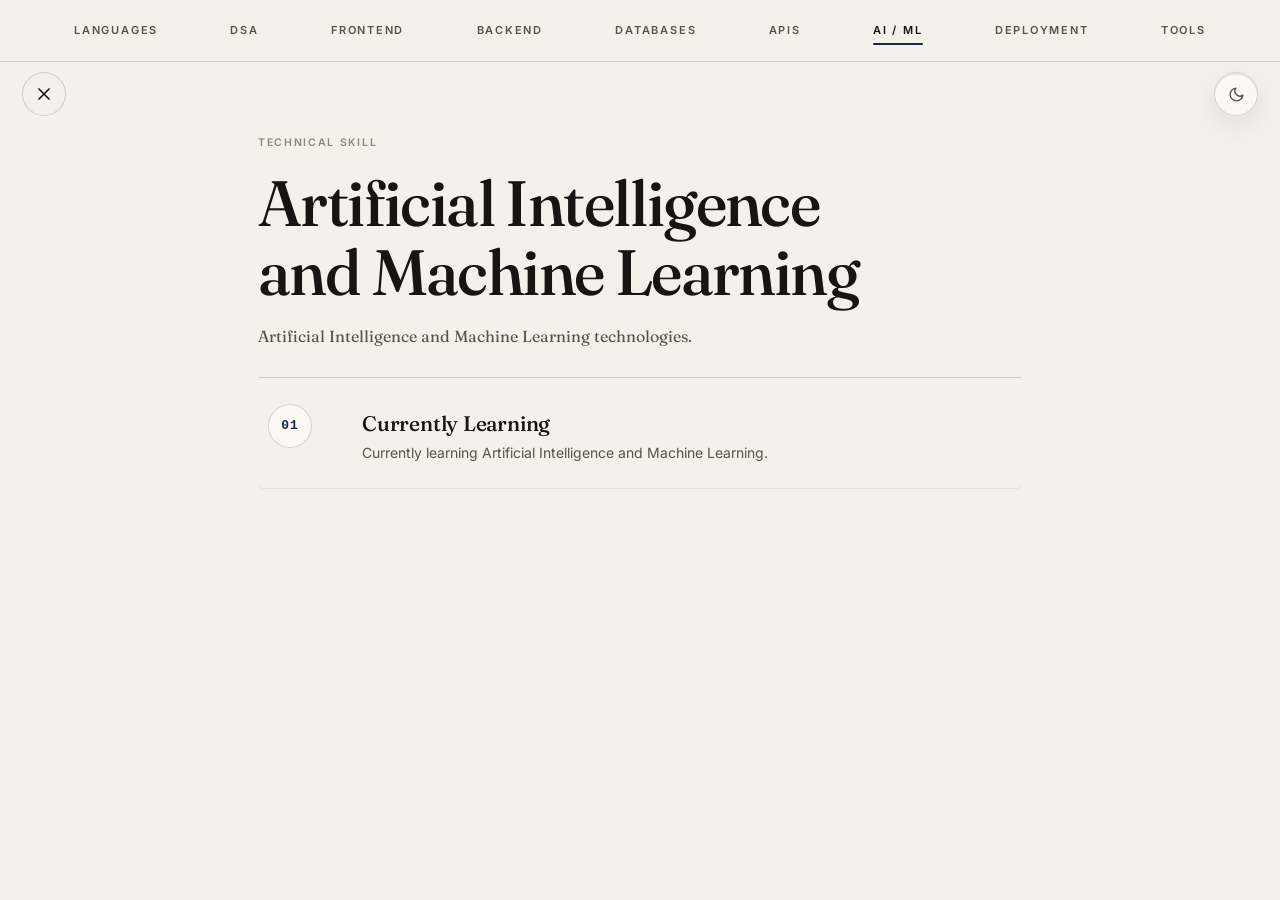
<file: aiml.html>
<!DOCTYPE html>
<html lang="en">
<head>
  <script>try { history.scrollRestoration = "manual"; } catch (e) {}</script>
    <meta charset="UTF-8">
    <script>(function(){var t=null;try{t=localStorage.getItem("mka-theme")}catch(e){}if(!t){t="light"}document.documentElement.setAttribute("data-theme",t);})();</script>
    <meta name="viewport" content="width=device-width, initial-scale=1.0">

    <title>Artificial Intelligence and Machine Learning</title>
  <link rel="icon" type="image/svg+xml" href="data:image/svg+xml,%3Csvg%20xmlns%3D%22http%3A%2F%2Fwww.w3.org%2F2000%2Fsvg%22%20viewBox%3D%220%200%2064%2064%22%3E%3Cstyle%3E.bg%7Bfill%3A%23F4F1EA%7D.m%7Bfill%3A%2316294D%7D%40media%20%28prefers-color-scheme%3Adark%29%7B.bg%7Bfill%3A%23171512%7D.m%7Bfill%3A%23FF7A88%7D%7D%3C%2Fstyle%3E%3Crect%20class%3D%22bg%22%20width%3D%2264%22%20height%3D%2264%22%20rx%3D%229%22%2F%3E%3Ctext%20class%3D%22m%22%20x%3D%2232%22%20y%3D%2246%22%20font-family%3D%22Georgia%2Cserif%22%20font-style%3D%22italic%22%20font-size%3D%2240%22%20text-anchor%3D%22middle%22%3EM%3C%2Ftext%3E%3C%2Fsvg%3E">
    <link rel="preconnect" href="https://fonts.googleapis.com">
    <link rel="preconnect" href="https://fonts.gstatic.com" crossorigin>
    <link rel="stylesheet" href="https://fonts.googleapis.com/css2?family=Fraunces:ital,opsz,wght@0,9..144,400;0,9..144,500;0,9..144,560;1,9..144,400;1,9..144,500&family=Inter:wght@400;500;600;700&display=swap">
    <link rel="stylesheet" href="studio.css?v=101">
  </head>

<body>

<nav class="main-nav skill-nav" aria-label="Technical skills">
    <a class="nav-brand" href="index.html" target="_top" aria-label="Portfolio, home">
      <span class="nb-mark" aria-hidden="true">M</span>
      <span class="nb-word">Portfolio</span>
    </a>
    <div class="nav-links" id="skillNavLinks">
      <a href="Programming-languages.html"><span>Languages</span></a>
      <a href="DSA.html"><span>DSA</span></a>
      <a href="Frontend.html"><span>Frontend</span></a>
      <a href="Backend.html"><span>Backend</span></a>
      <a href="databases.html"><span>Databases</span></a>
      <a href="apis.html"><span>APIs</span></a>
      <a href="aiml.html" class="active" aria-current="page"><span>AI / ML</span></a>
      <a href="deployment.html"><span>Deployment</span></a>
      <a href="tools.html"><span>Tools</span></a>
    </div>
    <button class="nav-toggle" type="button" aria-label="Open menu" aria-expanded="false">
      <span class="nav-burger" aria-hidden="true"><i></i><i></i><i></i></span>
    </button>
  </nav>
<button class="skill-overlay-close" data-close-overlay aria-label="Back to main page">
  <svg viewBox="0 0 24 24" width="20" height="20" fill="none" stroke="currentColor" stroke-width="2" stroke-linecap="round" stroke-linejoin="round" aria-hidden="true"><path d="M18 6 6 18M6 6l12 12"/></svg>
</button>


    <main class="skill-detail-page art-aiml">

<header class="skill-detail-header">
            <span class="skill-detail-label">Technical Skill</span>
            <h1>Artificial Intelligence and Machine Learning</h1>
            <p>Artificial Intelligence and Machine Learning technologies.</p>
        </header>

        <section class="language-list">

            <div class="language-card">
                <span class="language-number">01</span>

                <div class="language-content">
                    <h2>Currently Learning</h2>
                    <p>Currently learning Artificial Intelligence and Machine Learning.</p>
                </div>
            </div>

        </section>
</main>
  <script src="theme.js?v=5"></script>
  <script src="motion.js?v=23"></script>
  <script>
  // X button → main page wapas (overlay me ho to parent ko bolo)
  document.querySelector("[data-close-overlay]")?.addEventListener("click", function (e) {
    e.preventDefault();
    if (window.parent === window) { window.location.href = "index.html#skills"; return; }
    window.parent.postMessage({ type: "closeBeyondOverlay" }, window.location.origin);
  });
</script>
</body>
</html>
</file>
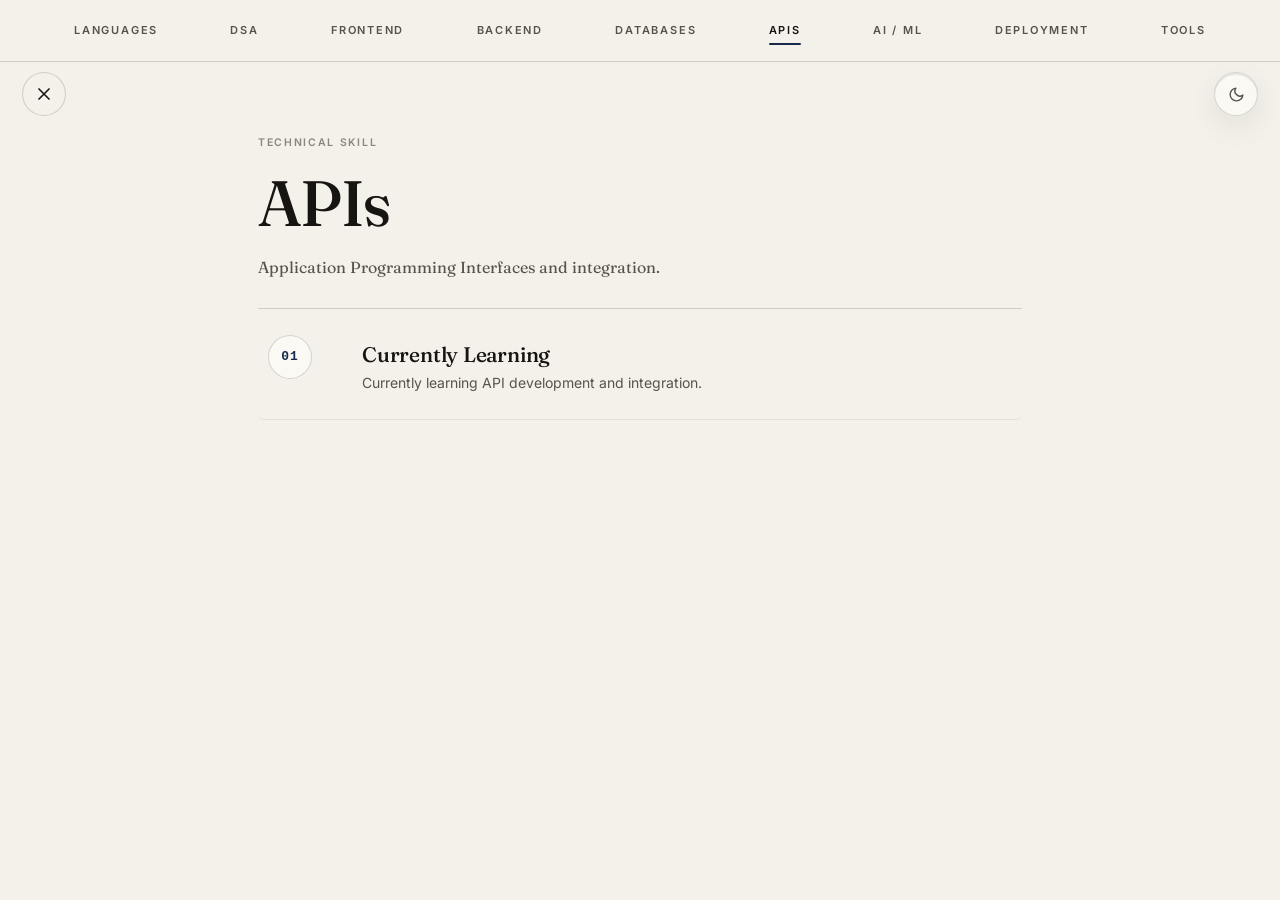
<file: apis.html>
<!DOCTYPE html>
<html lang="en">
<head>
  <script>try { history.scrollRestoration = "manual"; } catch (e) {}</script>
    <meta charset="UTF-8">
    <script>(function(){var t=null;try{t=localStorage.getItem("mka-theme")}catch(e){}if(!t){t="light"}document.documentElement.setAttribute("data-theme",t);})();</script>
    <meta name="viewport" content="width=device-width, initial-scale=1.0">

    <title>APIs</title>
  <link rel="icon" type="image/svg+xml" href="data:image/svg+xml,%3Csvg%20xmlns%3D%22http%3A%2F%2Fwww.w3.org%2F2000%2Fsvg%22%20viewBox%3D%220%200%2064%2064%22%3E%3Cstyle%3E.bg%7Bfill%3A%23F4F1EA%7D.m%7Bfill%3A%2316294D%7D%40media%20%28prefers-color-scheme%3Adark%29%7B.bg%7Bfill%3A%23171512%7D.m%7Bfill%3A%23FF7A88%7D%7D%3C%2Fstyle%3E%3Crect%20class%3D%22bg%22%20width%3D%2264%22%20height%3D%2264%22%20rx%3D%229%22%2F%3E%3Ctext%20class%3D%22m%22%20x%3D%2232%22%20y%3D%2246%22%20font-family%3D%22Georgia%2Cserif%22%20font-style%3D%22italic%22%20font-size%3D%2240%22%20text-anchor%3D%22middle%22%3EM%3C%2Ftext%3E%3C%2Fsvg%3E">
    <link rel="preconnect" href="https://fonts.googleapis.com">
    <link rel="preconnect" href="https://fonts.gstatic.com" crossorigin>
    <link rel="stylesheet" href="https://fonts.googleapis.com/css2?family=Fraunces:ital,opsz,wght@0,9..144,400;0,9..144,500;0,9..144,560;1,9..144,400;1,9..144,500&family=Inter:wght@400;500;600;700&display=swap">
    <link rel="stylesheet" href="studio.css?v=101">
  </head>

<body>

<nav class="main-nav skill-nav" aria-label="Technical skills">
    <a class="nav-brand" href="index.html" target="_top" aria-label="Portfolio, home">
      <span class="nb-mark" aria-hidden="true">M</span>
      <span class="nb-word">Portfolio</span>
    </a>
    <div class="nav-links" id="skillNavLinks">
      <a href="Programming-languages.html"><span>Languages</span></a>
      <a href="DSA.html"><span>DSA</span></a>
      <a href="Frontend.html"><span>Frontend</span></a>
      <a href="Backend.html"><span>Backend</span></a>
      <a href="databases.html"><span>Databases</span></a>
      <a href="apis.html" class="active" aria-current="page"><span>APIs</span></a>
      <a href="aiml.html"><span>AI / ML</span></a>
      <a href="deployment.html"><span>Deployment</span></a>
      <a href="tools.html"><span>Tools</span></a>
    </div>
    <button class="nav-toggle" type="button" aria-label="Open menu" aria-expanded="false">
      <span class="nav-burger" aria-hidden="true"><i></i><i></i><i></i></span>
    </button>
  </nav>
<button class="skill-overlay-close" data-close-overlay aria-label="Back to main page">
  <svg viewBox="0 0 24 24" width="20" height="20" fill="none" stroke="currentColor" stroke-width="2" stroke-linecap="round" stroke-linejoin="round" aria-hidden="true"><path d="M18 6 6 18M6 6l12 12"/></svg>
</button>


    <main class="skill-detail-page art-api">

<header class="skill-detail-header">
            <span class="skill-detail-label">Technical Skill</span>
            <h1>APIs</h1>
            <p>Application Programming Interfaces and integration.</p>
        </header>

        <section class="language-list">

            <div class="language-card">
                <span class="language-number">01</span>

                <div class="language-content">
                    <h2>Currently Learning</h2>
                    <p>Currently learning API development and integration.</p>
                </div>
            </div>

        </section>
</main>
  <script src="theme.js?v=5"></script>
  <script src="motion.js?v=23"></script>
  <script>
  // X button → main page wapas (overlay me ho to parent ko bolo)
  document.querySelector("[data-close-overlay]")?.addEventListener("click", function (e) {
    e.preventDefault();
    if (window.parent === window) { window.location.href = "index.html#skills"; return; }
    window.parent.postMessage({ type: "closeBeyondOverlay" }, window.location.origin);
  });
</script>
</body>
</html>
</file>
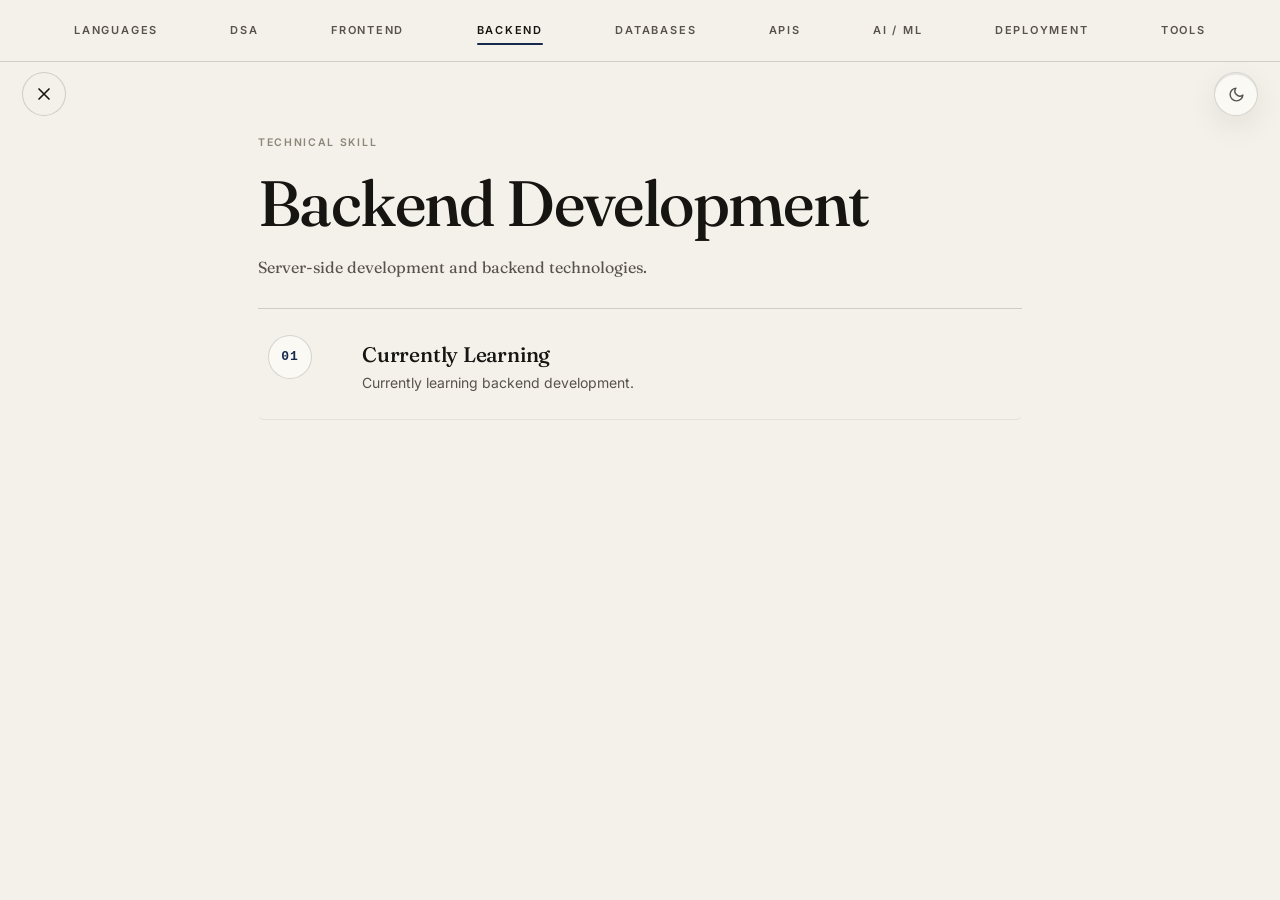
<file: Backend.html>
<!DOCTYPE html>
<html lang="en">
<head>
  <script>try { history.scrollRestoration = "manual"; } catch (e) {}</script>
    <meta charset="UTF-8">
    <script>(function(){var t=null;try{t=localStorage.getItem("mka-theme")}catch(e){}if(!t){t="light"}document.documentElement.setAttribute("data-theme",t);})();</script>
    <meta name="viewport" content="width=device-width, initial-scale=1.0">

    <title>Backend Development</title>
  <link rel="icon" type="image/svg+xml" href="data:image/svg+xml,%3Csvg%20xmlns%3D%22http%3A%2F%2Fwww.w3.org%2F2000%2Fsvg%22%20viewBox%3D%220%200%2064%2064%22%3E%3Cstyle%3E.bg%7Bfill%3A%23F4F1EA%7D.m%7Bfill%3A%2316294D%7D%40media%20%28prefers-color-scheme%3Adark%29%7B.bg%7Bfill%3A%23171512%7D.m%7Bfill%3A%23FF7A88%7D%7D%3C%2Fstyle%3E%3Crect%20class%3D%22bg%22%20width%3D%2264%22%20height%3D%2264%22%20rx%3D%229%22%2F%3E%3Ctext%20class%3D%22m%22%20x%3D%2232%22%20y%3D%2246%22%20font-family%3D%22Georgia%2Cserif%22%20font-style%3D%22italic%22%20font-size%3D%2240%22%20text-anchor%3D%22middle%22%3EM%3C%2Ftext%3E%3C%2Fsvg%3E">
    <link rel="preconnect" href="https://fonts.googleapis.com">
    <link rel="preconnect" href="https://fonts.gstatic.com" crossorigin>
    <link rel="stylesheet" href="https://fonts.googleapis.com/css2?family=Fraunces:ital,opsz,wght@0,9..144,400;0,9..144,500;0,9..144,560;1,9..144,400;1,9..144,500&family=Inter:wght@400;500;600;700&display=swap">
    <link rel="stylesheet" href="studio.css?v=101">
  </head>

<body>

<nav class="main-nav skill-nav" aria-label="Technical skills">
    <a class="nav-brand" href="index.html" target="_top" aria-label="Portfolio, home">
      <span class="nb-mark" aria-hidden="true">M</span>
      <span class="nb-word">Portfolio</span>
    </a>
    <div class="nav-links" id="skillNavLinks">
      <a href="Programming-languages.html"><span>Languages</span></a>
      <a href="DSA.html"><span>DSA</span></a>
      <a href="Frontend.html"><span>Frontend</span></a>
      <a href="Backend.html" class="active" aria-current="page"><span>Backend</span></a>
      <a href="databases.html"><span>Databases</span></a>
      <a href="apis.html"><span>APIs</span></a>
      <a href="aiml.html"><span>AI / ML</span></a>
      <a href="deployment.html"><span>Deployment</span></a>
      <a href="tools.html"><span>Tools</span></a>
    </div>
    <button class="nav-toggle" type="button" aria-label="Open menu" aria-expanded="false">
      <span class="nav-burger" aria-hidden="true"><i></i><i></i><i></i></span>
    </button>
  </nav>
<button class="skill-overlay-close" data-close-overlay aria-label="Back to main page">
  <svg viewBox="0 0 24 24" width="20" height="20" fill="none" stroke="currentColor" stroke-width="2" stroke-linecap="round" stroke-linejoin="round" aria-hidden="true"><path d="M18 6 6 18M6 6l12 12"/></svg>
</button>


    <main class="skill-detail-page art-backend">

<header class="skill-detail-header">
            <span class="skill-detail-label">Technical Skill</span>
            <h1>Backend Development</h1>
            <p>Server-side development and backend technologies.</p>
        </header>

        <section class="language-list">

            <div class="language-card">
                <span class="language-number">01</span>

                <div class="language-content">
                    <h2>Currently Learning</h2>
                    <p>Currently learning backend development.</p>
                </div>
            </div>

        </section>
</main>
  <script src="theme.js?v=5"></script>
  <script src="motion.js?v=23"></script>
  <script>
  // X button → main page wapas (overlay me ho to parent ko bolo)
  document.querySelector("[data-close-overlay]")?.addEventListener("click", function (e) {
    e.preventDefault();
    if (window.parent === window) { window.location.href = "index.html#skills"; return; }
    window.parent.postMessage({ type: "closeBeyondOverlay" }, window.location.origin);
  });
</script>
</body>
</html>
</file>
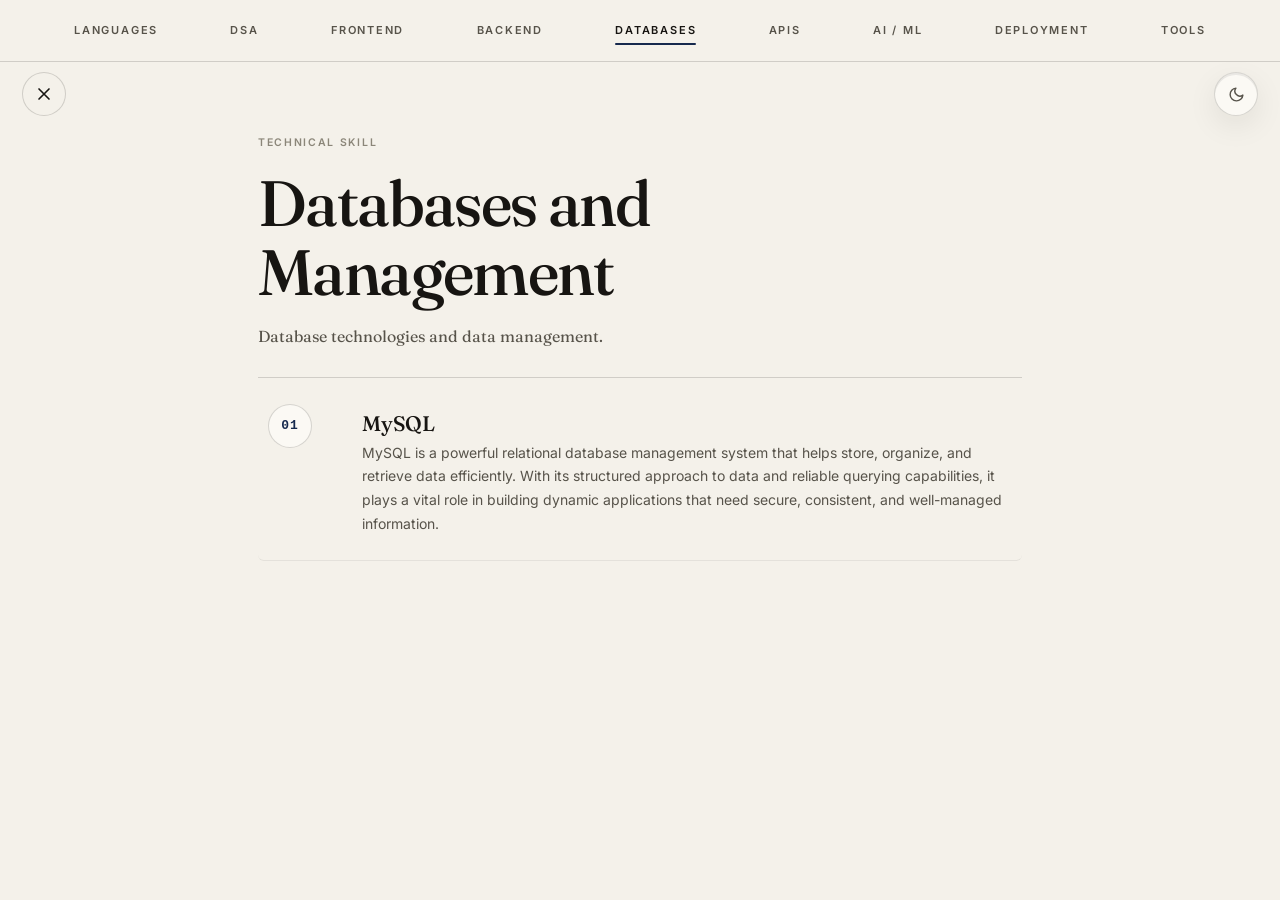
<file: databases.html>
<!DOCTYPE html>
<html lang="en">
<head>
  <script>try { history.scrollRestoration = "manual"; } catch (e) {}</script>
    <meta charset="UTF-8">
    <script>(function(){var t=null;try{t=localStorage.getItem("mka-theme")}catch(e){}if(!t){t="light"}document.documentElement.setAttribute("data-theme",t);})();</script>
    <meta name="viewport" content="width=device-width, initial-scale=1.0">

    <title>Databases and Management</title>
  <link rel="icon" type="image/svg+xml" href="data:image/svg+xml,%3Csvg%20xmlns%3D%22http%3A%2F%2Fwww.w3.org%2F2000%2Fsvg%22%20viewBox%3D%220%200%2064%2064%22%3E%3Cstyle%3E.bg%7Bfill%3A%23F4F1EA%7D.m%7Bfill%3A%2316294D%7D%40media%20%28prefers-color-scheme%3Adark%29%7B.bg%7Bfill%3A%23171512%7D.m%7Bfill%3A%23FF7A88%7D%7D%3C%2Fstyle%3E%3Crect%20class%3D%22bg%22%20width%3D%2264%22%20height%3D%2264%22%20rx%3D%229%22%2F%3E%3Ctext%20class%3D%22m%22%20x%3D%2232%22%20y%3D%2246%22%20font-family%3D%22Georgia%2Cserif%22%20font-style%3D%22italic%22%20font-size%3D%2240%22%20text-anchor%3D%22middle%22%3EM%3C%2Ftext%3E%3C%2Fsvg%3E">
    <link rel="preconnect" href="https://fonts.googleapis.com">
    <link rel="preconnect" href="https://fonts.gstatic.com" crossorigin>
    <link rel="stylesheet" href="https://fonts.googleapis.com/css2?family=Fraunces:ital,opsz,wght@0,9..144,400;0,9..144,500;0,9..144,560;1,9..144,400;1,9..144,500&family=Inter:wght@400;500;600;700&display=swap">
    <link rel="stylesheet" href="studio.css?v=101">
  </head>

<body>

<nav class="main-nav skill-nav" aria-label="Technical skills">
    <a class="nav-brand" href="index.html" target="_top" aria-label="Portfolio, home">
      <span class="nb-mark" aria-hidden="true">M</span>
      <span class="nb-word">Portfolio</span>
    </a>
    <div class="nav-links" id="skillNavLinks">
      <a href="Programming-languages.html"><span>Languages</span></a>
      <a href="DSA.html"><span>DSA</span></a>
      <a href="Frontend.html"><span>Frontend</span></a>
      <a href="Backend.html"><span>Backend</span></a>
      <a href="databases.html" class="active" aria-current="page"><span>Databases</span></a>
      <a href="apis.html"><span>APIs</span></a>
      <a href="aiml.html"><span>AI / ML</span></a>
      <a href="deployment.html"><span>Deployment</span></a>
      <a href="tools.html"><span>Tools</span></a>
    </div>
    <button class="nav-toggle" type="button" aria-label="Open menu" aria-expanded="false">
      <span class="nav-burger" aria-hidden="true"><i></i><i></i><i></i></span>
    </button>
  </nav>
<button class="skill-overlay-close" data-close-overlay aria-label="Back to main page">
  <svg viewBox="0 0 24 24" width="20" height="20" fill="none" stroke="currentColor" stroke-width="2" stroke-linecap="round" stroke-linejoin="round" aria-hidden="true"><path d="M18 6 6 18M6 6l12 12"/></svg>
</button>


    <main class="skill-detail-page art-database">

<header class="skill-detail-header">
            <span class="skill-detail-label">Technical Skill</span>
            <h1>Databases and Management</h1>
            <p>Database technologies and data management.</p>
        </header>

        <section class="language-list">

            <div class="language-card">
                <span class="language-number">01</span>

                <div class="language-content">
                    <h2>MySQL</h2>
                    <p>MySQL is a powerful relational database management system that helps store, organize, and retrieve data efficiently. With its structured approach to data and reliable querying capabilities, it plays a vital role in building dynamic applications that need secure, consistent, and well-managed information.</p>
                </div>
            </div>

        </section>
</main>
  <script src="theme.js?v=5"></script>
  <script src="motion.js?v=23"></script>
  <script>
  // X button → main page wapas (overlay me ho to parent ko bolo)
  document.querySelector("[data-close-overlay]")?.addEventListener("click", function (e) {
    e.preventDefault();
    if (window.parent === window) { window.location.href = "index.html#skills"; return; }
    window.parent.postMessage({ type: "closeBeyondOverlay" }, window.location.origin);
  });
</script>
</body>
</html>
</file>
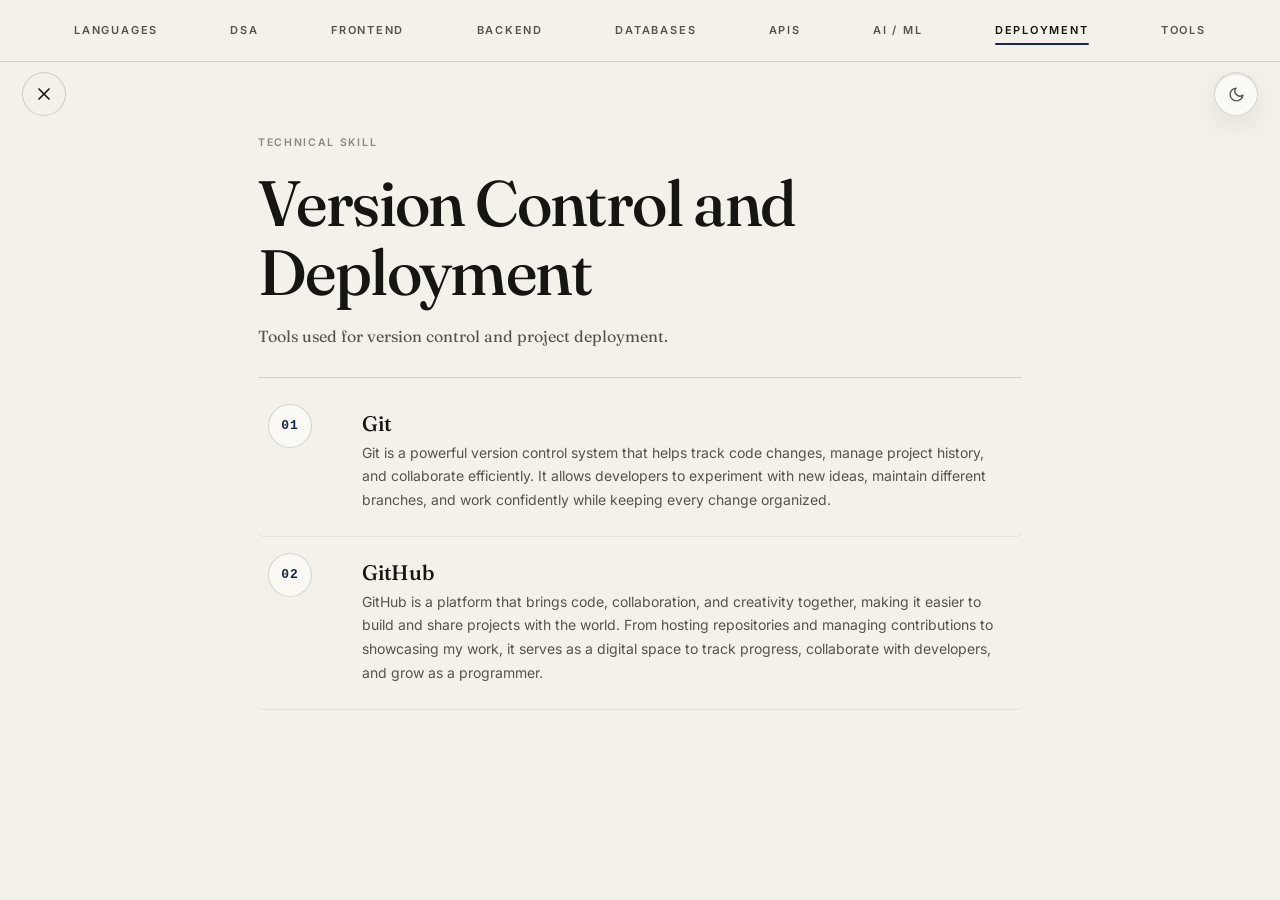
<file: deployment.html>
<!DOCTYPE html>
<html lang="en">
<head>
  <script>try { history.scrollRestoration = "manual"; } catch (e) {}</script>
    <meta charset="UTF-8">
    <script>(function(){var t=null;try{t=localStorage.getItem("mka-theme")}catch(e){}if(!t){t="light"}document.documentElement.setAttribute("data-theme",t);})();</script>
    <meta name="viewport" content="width=device-width, initial-scale=1.0">

    <title>Version Control and Deployment</title>
  <link rel="icon" type="image/svg+xml" href="data:image/svg+xml,%3Csvg%20xmlns%3D%22http%3A%2F%2Fwww.w3.org%2F2000%2Fsvg%22%20viewBox%3D%220%200%2064%2064%22%3E%3Cstyle%3E.bg%7Bfill%3A%23F4F1EA%7D.m%7Bfill%3A%2316294D%7D%40media%20%28prefers-color-scheme%3Adark%29%7B.bg%7Bfill%3A%23171512%7D.m%7Bfill%3A%23FF7A88%7D%7D%3C%2Fstyle%3E%3Crect%20class%3D%22bg%22%20width%3D%2264%22%20height%3D%2264%22%20rx%3D%229%22%2F%3E%3Ctext%20class%3D%22m%22%20x%3D%2232%22%20y%3D%2246%22%20font-family%3D%22Georgia%2Cserif%22%20font-style%3D%22italic%22%20font-size%3D%2240%22%20text-anchor%3D%22middle%22%3EM%3C%2Ftext%3E%3C%2Fsvg%3E">
    <link rel="preconnect" href="https://fonts.googleapis.com">
    <link rel="preconnect" href="https://fonts.gstatic.com" crossorigin>
    <link rel="stylesheet" href="https://fonts.googleapis.com/css2?family=Fraunces:ital,opsz,wght@0,9..144,400;0,9..144,500;0,9..144,560;1,9..144,400;1,9..144,500&family=Inter:wght@400;500;600;700&display=swap">
    <link rel="stylesheet" href="studio.css?v=101">
  </head>

<body>

<nav class="main-nav skill-nav" aria-label="Technical skills">
    <a class="nav-brand" href="index.html" target="_top" aria-label="Portfolio, home">
      <span class="nb-mark" aria-hidden="true">M</span>
      <span class="nb-word">Portfolio</span>
    </a>
    <div class="nav-links" id="skillNavLinks">
      <a href="Programming-languages.html"><span>Languages</span></a>
      <a href="DSA.html"><span>DSA</span></a>
      <a href="Frontend.html"><span>Frontend</span></a>
      <a href="Backend.html"><span>Backend</span></a>
      <a href="databases.html"><span>Databases</span></a>
      <a href="apis.html"><span>APIs</span></a>
      <a href="aiml.html"><span>AI / ML</span></a>
      <a href="deployment.html" class="active" aria-current="page"><span>Deployment</span></a>
      <a href="tools.html"><span>Tools</span></a>
    </div>
    <button class="nav-toggle" type="button" aria-label="Open menu" aria-expanded="false">
      <span class="nav-burger" aria-hidden="true"><i></i><i></i><i></i></span>
    </button>
  </nav>
<button class="skill-overlay-close" data-close-overlay aria-label="Back to main page">
  <svg viewBox="0 0 24 24" width="20" height="20" fill="none" stroke="currentColor" stroke-width="2" stroke-linecap="round" stroke-linejoin="round" aria-hidden="true"><path d="M18 6 6 18M6 6l12 12"/></svg>
</button>


    <main class="skill-detail-page art-deploy">

<header class="skill-detail-header">
            <span class="skill-detail-label">Technical Skill</span>
            <h1>Version Control and Deployment</h1>
            <p>Tools used for version control and project deployment.</p>
        </header>

        <section class="language-list">

            <div class="language-card">
                <span class="language-number">01</span>

                <div class="language-content">
                    <h2>Git</h2>
                    <p>Git is a powerful version control system that helps track code changes, manage project history, and collaborate efficiently. It allows developers to experiment with new ideas, maintain different branches, and work confidently while keeping every change organized.</p>
                </div>
            </div>

            <div class="language-card">
                <span class="language-number">02</span>

                <div class="language-content">
                    <h2>GitHub</h2>
                    <p>GitHub is a platform that brings code, collaboration, and creativity together, making it easier to build and share projects with the world. From hosting repositories and managing contributions to showcasing my work, it serves as a digital space to track progress, collaborate with developers, and grow as a programmer.</p>
                </div>
            </div>

        </section>
</main>
  <script src="theme.js?v=5"></script>
  <script src="motion.js?v=23"></script>
  <script>
  // X button → main page wapas (overlay me ho to parent ko bolo)
  document.querySelector("[data-close-overlay]")?.addEventListener("click", function (e) {
    e.preventDefault();
    if (window.parent === window) { window.location.href = "index.html#skills"; return; }
    window.parent.postMessage({ type: "closeBeyondOverlay" }, window.location.origin);
  });
</script>
</body>
</html>
</file>
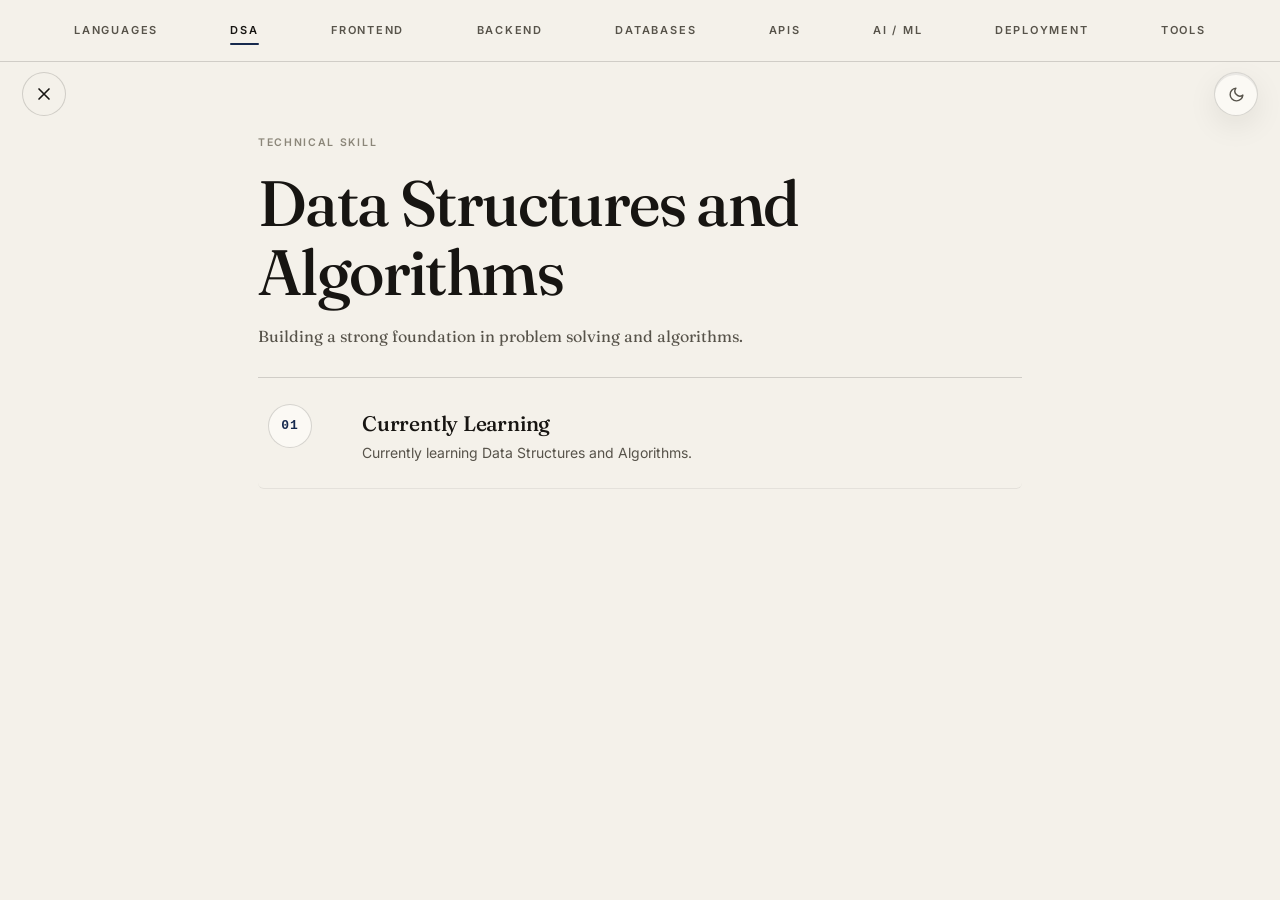
<file: DSA.html>
<!DOCTYPE html>
<html lang="en">
<head>
  <script>try { history.scrollRestoration = "manual"; } catch (e) {}</script>
    <meta charset="UTF-8">
    <script>(function(){var t=null;try{t=localStorage.getItem("mka-theme")}catch(e){}if(!t){t="light"}document.documentElement.setAttribute("data-theme",t);})();</script>
    <meta name="viewport" content="width=device-width, initial-scale=1.0">

    <title>Data Structures and Algorithms</title>
  <link rel="icon" type="image/svg+xml" href="data:image/svg+xml,%3Csvg%20xmlns%3D%22http%3A%2F%2Fwww.w3.org%2F2000%2Fsvg%22%20viewBox%3D%220%200%2064%2064%22%3E%3Cstyle%3E.bg%7Bfill%3A%23F4F1EA%7D.m%7Bfill%3A%2316294D%7D%40media%20%28prefers-color-scheme%3Adark%29%7B.bg%7Bfill%3A%23171512%7D.m%7Bfill%3A%23FF7A88%7D%7D%3C%2Fstyle%3E%3Crect%20class%3D%22bg%22%20width%3D%2264%22%20height%3D%2264%22%20rx%3D%229%22%2F%3E%3Ctext%20class%3D%22m%22%20x%3D%2232%22%20y%3D%2246%22%20font-family%3D%22Georgia%2Cserif%22%20font-style%3D%22italic%22%20font-size%3D%2240%22%20text-anchor%3D%22middle%22%3EM%3C%2Ftext%3E%3C%2Fsvg%3E">
    <link rel="preconnect" href="https://fonts.googleapis.com">
    <link rel="preconnect" href="https://fonts.gstatic.com" crossorigin>
    <link rel="stylesheet" href="https://fonts.googleapis.com/css2?family=Fraunces:ital,opsz,wght@0,9..144,400;0,9..144,500;0,9..144,560;1,9..144,400;1,9..144,500&family=Inter:wght@400;500;600;700&display=swap">
    <link rel="stylesheet" href="studio.css?v=101">
  </head>

<body>

<nav class="main-nav skill-nav" aria-label="Technical skills">
    <a class="nav-brand" href="index.html" target="_top" aria-label="Portfolio, home">
      <span class="nb-mark" aria-hidden="true">M</span>
      <span class="nb-word">Portfolio</span>
    </a>
    <div class="nav-links" id="skillNavLinks">
      <a href="Programming-languages.html"><span>Languages</span></a>
      <a href="DSA.html" class="active" aria-current="page"><span>DSA</span></a>
      <a href="Frontend.html"><span>Frontend</span></a>
      <a href="Backend.html"><span>Backend</span></a>
      <a href="databases.html"><span>Databases</span></a>
      <a href="apis.html"><span>APIs</span></a>
      <a href="aiml.html"><span>AI / ML</span></a>
      <a href="deployment.html"><span>Deployment</span></a>
      <a href="tools.html"><span>Tools</span></a>
    </div>
    <button class="nav-toggle" type="button" aria-label="Open menu" aria-expanded="false">
      <span class="nav-burger" aria-hidden="true"><i></i><i></i><i></i></span>
    </button>
  </nav>
<button class="skill-overlay-close" data-close-overlay aria-label="Back to main page">
  <svg viewBox="0 0 24 24" width="20" height="20" fill="none" stroke="currentColor" stroke-width="2" stroke-linecap="round" stroke-linejoin="round" aria-hidden="true"><path d="M18 6 6 18M6 6l12 12"/></svg>
</button>


    <main class="skill-detail-page art-dsa">

<header class="skill-detail-header">
            <span class="skill-detail-label">Technical Skill</span>
            <h1>Data Structures and Algorithms</h1>
            <p>Building a strong foundation in problem solving and algorithms.</p>
        </header>

        <section class="language-list">

            <div class="language-card">
                <span class="language-number">01</span>

                <div class="language-content">
                    <h2>Currently Learning</h2>
                    <p>Currently learning Data Structures and Algorithms.</p>
                </div>
            </div>

        </section>
</main>

  <script src="theme.js?v=5"></script>
  <script src="motion.js?v=23"></script>
  <script>
  // X button → main page wapas (overlay me ho to parent ko bolo)
  document.querySelector("[data-close-overlay]")?.addEventListener("click", function (e) {
    e.preventDefault();
    if (window.parent === window) { window.location.href = "index.html#skills"; return; }
    window.parent.postMessage({ type: "closeBeyondOverlay" }, window.location.origin);
  });
</script>
</body>
</html>
</file>
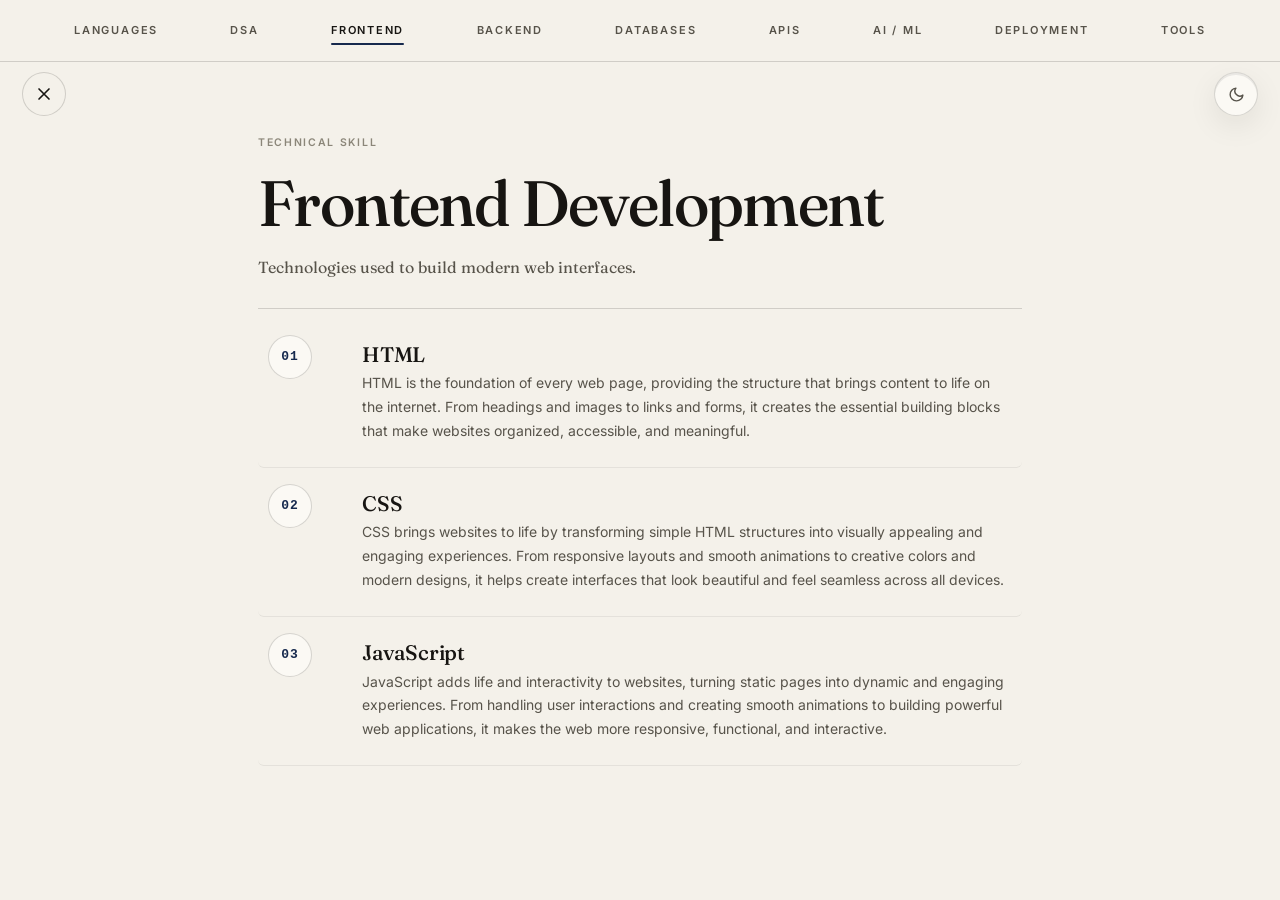
<file: Frontend.html>
<!DOCTYPE html>
<html lang="en">
<head>
  <script>try { history.scrollRestoration = "manual"; } catch (e) {}</script>
    <meta charset="UTF-8">
    <script>(function(){var t=null;try{t=localStorage.getItem("mka-theme")}catch(e){}if(!t){t="light"}document.documentElement.setAttribute("data-theme",t);})();</script>
    <meta name="viewport" content="width=device-width, initial-scale=1.0">

    <title>Frontend Development</title>
  <link rel="icon" type="image/svg+xml" href="data:image/svg+xml,%3Csvg%20xmlns%3D%22http%3A%2F%2Fwww.w3.org%2F2000%2Fsvg%22%20viewBox%3D%220%200%2064%2064%22%3E%3Cstyle%3E.bg%7Bfill%3A%23F4F1EA%7D.m%7Bfill%3A%2316294D%7D%40media%20%28prefers-color-scheme%3Adark%29%7B.bg%7Bfill%3A%23171512%7D.m%7Bfill%3A%23FF7A88%7D%7D%3C%2Fstyle%3E%3Crect%20class%3D%22bg%22%20width%3D%2264%22%20height%3D%2264%22%20rx%3D%229%22%2F%3E%3Ctext%20class%3D%22m%22%20x%3D%2232%22%20y%3D%2246%22%20font-family%3D%22Georgia%2Cserif%22%20font-style%3D%22italic%22%20font-size%3D%2240%22%20text-anchor%3D%22middle%22%3EM%3C%2Ftext%3E%3C%2Fsvg%3E">
    <link rel="preconnect" href="https://fonts.googleapis.com">
    <link rel="preconnect" href="https://fonts.gstatic.com" crossorigin>
    <link rel="stylesheet" href="https://fonts.googleapis.com/css2?family=Fraunces:ital,opsz,wght@0,9..144,400;0,9..144,500;0,9..144,560;1,9..144,400;1,9..144,500&family=Inter:wght@400;500;600;700&display=swap">
    <link rel="stylesheet" href="studio.css?v=101">
  </head>

<body>

<nav class="main-nav skill-nav" aria-label="Technical skills">
    <a class="nav-brand" href="index.html" target="_top" aria-label="Portfolio, home">
      <span class="nb-mark" aria-hidden="true">M</span>
      <span class="nb-word">Portfolio</span>
    </a>
    <div class="nav-links" id="skillNavLinks">
      <a href="Programming-languages.html"><span>Languages</span></a>
      <a href="DSA.html"><span>DSA</span></a>
      <a href="Frontend.html" class="active" aria-current="page"><span>Frontend</span></a>
      <a href="Backend.html"><span>Backend</span></a>
      <a href="databases.html"><span>Databases</span></a>
      <a href="apis.html"><span>APIs</span></a>
      <a href="aiml.html"><span>AI / ML</span></a>
      <a href="deployment.html"><span>Deployment</span></a>
      <a href="tools.html"><span>Tools</span></a>
    </div>
    <button class="nav-toggle" type="button" aria-label="Open menu" aria-expanded="false">
      <span class="nav-burger" aria-hidden="true"><i></i><i></i><i></i></span>
    </button>
  </nav>
<button class="skill-overlay-close" data-close-overlay aria-label="Back to main page">
  <svg viewBox="0 0 24 24" width="20" height="20" fill="none" stroke="currentColor" stroke-width="2" stroke-linecap="round" stroke-linejoin="round" aria-hidden="true"><path d="M18 6 6 18M6 6l12 12"/></svg>
</button>


    <main class="skill-detail-page art-frontend">

<header class="skill-detail-header">
            <span class="skill-detail-label">Technical Skill</span>
            <h1>Frontend Development</h1>
            <p>Technologies used to build modern web interfaces.</p>
        </header>

        <section class="language-list">

            <div class="language-card">
                <span class="language-number">01</span>

                <div class="language-content">
                    <h2>HTML</h2>
                    <p>HTML is the foundation of every web page, providing the structure that brings content to life on the internet. From headings and images to links and forms, it creates the essential building blocks that make websites organized, accessible, and meaningful.</p>
                </div>
            </div>

            <div class="language-card">
                <span class="language-number">02</span>

                <div class="language-content">
                    <h2>CSS</h2>
                    <p>CSS brings websites to life by transforming simple HTML structures into visually appealing and engaging experiences. From responsive layouts and smooth animations to creative colors and modern designs, it helps create interfaces that look beautiful and feel seamless across all devices.</p>
                </div>
            </div>

            <div class="language-card">
                <span class="language-number">03</span>

                <div class="language-content">
                    <h2>JavaScript</h2>
                    <p>JavaScript adds life and interactivity to websites, turning static pages into dynamic and engaging experiences. From handling user interactions and creating smooth animations to building powerful web applications, it makes the web more responsive, functional, and interactive.</p>
                </div>
            </div>

        </section>
</main>

  <script src="theme.js?v=5"></script>
  <script src="motion.js?v=23"></script>
  <script>
  // X button → main page wapas (overlay me ho to parent ko bolo)
  document.querySelector("[data-close-overlay]")?.addEventListener("click", function (e) {
    e.preventDefault();
    if (window.parent === window) { window.location.href = "index.html#skills"; return; }
    window.parent.postMessage({ type: "closeBeyondOverlay" }, window.location.origin);
  });
</script>
</body>
</html>
</file>
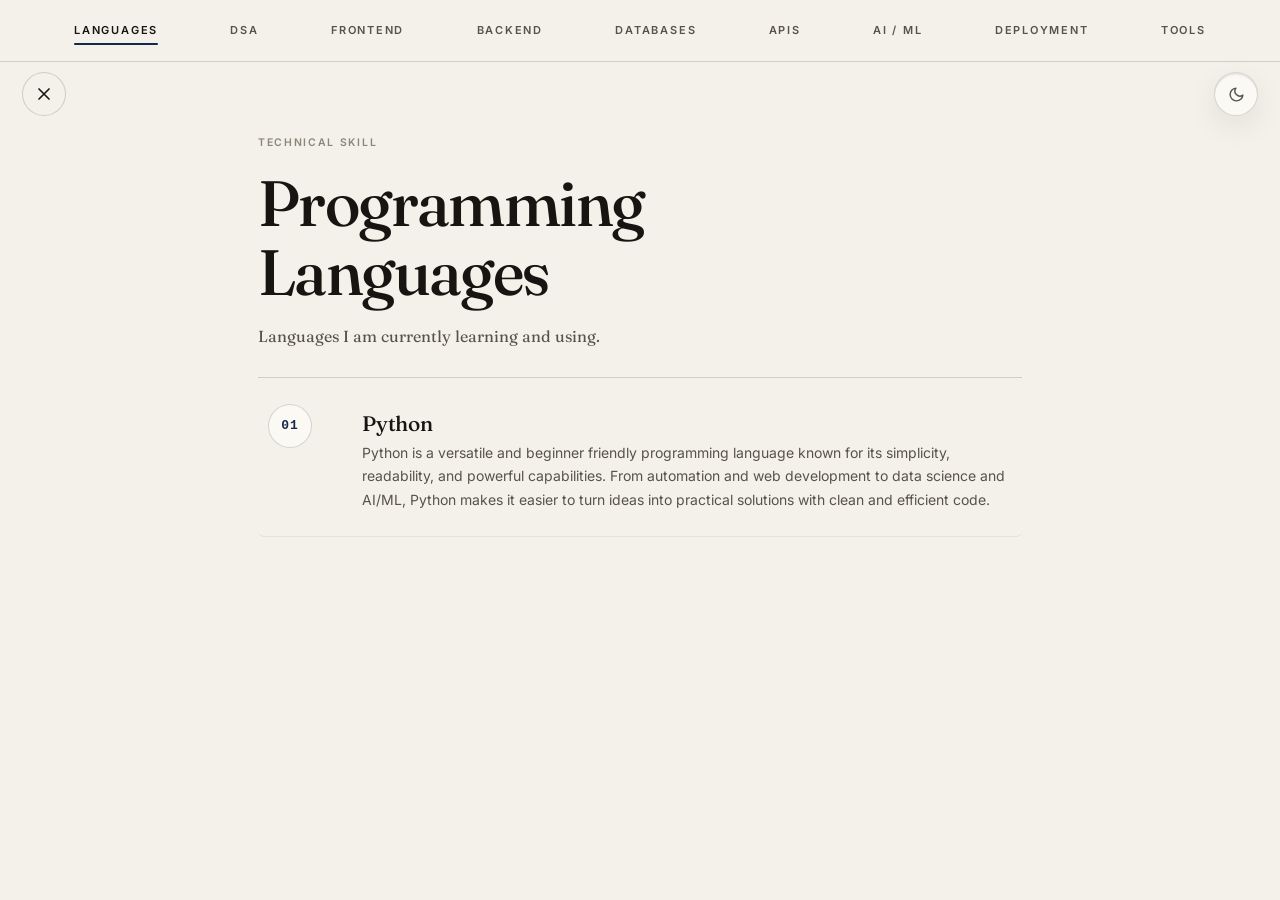
<file: Programming-languages.html>
<!DOCTYPE html>
<html lang="en">
<head>
  <script>try { history.scrollRestoration = "manual"; } catch (e) {}</script>
    <meta charset="UTF-8">
    <script>(function(){var t=null;try{t=localStorage.getItem("mka-theme")}catch(e){}if(!t){t="light"}document.documentElement.setAttribute("data-theme",t);})();</script>
    <meta name="viewport" content="width=device-width, initial-scale=1.0">

    <title>Programming Languages</title>
  <link rel="icon" type="image/svg+xml" href="data:image/svg+xml,%3Csvg%20xmlns%3D%22http%3A%2F%2Fwww.w3.org%2F2000%2Fsvg%22%20viewBox%3D%220%200%2064%2064%22%3E%3Cstyle%3E.bg%7Bfill%3A%23F4F1EA%7D.m%7Bfill%3A%2316294D%7D%40media%20%28prefers-color-scheme%3Adark%29%7B.bg%7Bfill%3A%23171512%7D.m%7Bfill%3A%23FF7A88%7D%7D%3C%2Fstyle%3E%3Crect%20class%3D%22bg%22%20width%3D%2264%22%20height%3D%2264%22%20rx%3D%229%22%2F%3E%3Ctext%20class%3D%22m%22%20x%3D%2232%22%20y%3D%2246%22%20font-family%3D%22Georgia%2Cserif%22%20font-style%3D%22italic%22%20font-size%3D%2240%22%20text-anchor%3D%22middle%22%3EM%3C%2Ftext%3E%3C%2Fsvg%3E">
    <link rel="preconnect" href="https://fonts.googleapis.com">
    <link rel="preconnect" href="https://fonts.gstatic.com" crossorigin>
    <link rel="stylesheet" href="https://fonts.googleapis.com/css2?family=Fraunces:ital,opsz,wght@0,9..144,400;0,9..144,500;0,9..144,560;1,9..144,400;1,9..144,500&family=Inter:wght@400;500;600;700&display=swap">
    <link rel="stylesheet" href="studio.css?v=101">
  </head>

<body>

<nav class="main-nav skill-nav" aria-label="Technical skills">
    <a class="nav-brand" href="index.html" target="_top" aria-label="Portfolio, home">
      <span class="nb-mark" aria-hidden="true">M</span>
      <span class="nb-word">Portfolio</span>
    </a>
    <div class="nav-links" id="skillNavLinks">
      <a href="Programming-languages.html" class="active" aria-current="page"><span>Languages</span></a>
      <a href="DSA.html"><span>DSA</span></a>
      <a href="Frontend.html"><span>Frontend</span></a>
      <a href="Backend.html"><span>Backend</span></a>
      <a href="databases.html"><span>Databases</span></a>
      <a href="apis.html"><span>APIs</span></a>
      <a href="aiml.html"><span>AI / ML</span></a>
      <a href="deployment.html"><span>Deployment</span></a>
      <a href="tools.html"><span>Tools</span></a>
    </div>
    <button class="nav-toggle" type="button" aria-label="Open menu" aria-expanded="false">
      <span class="nav-burger" aria-hidden="true"><i></i><i></i><i></i></span>
    </button>
  </nav>
<button class="skill-overlay-close" data-close-overlay aria-label="Back to main page">
  <svg viewBox="0 0 24 24" width="20" height="20" fill="none" stroke="currentColor" stroke-width="2" stroke-linecap="round" stroke-linejoin="round" aria-hidden="true"><path d="M18 6 6 18M6 6l12 12"/></svg>
</button>


    <main class="skill-detail-page art-programming">

<header class="skill-detail-header">
            <span class="skill-detail-label">Technical Skill</span>
            <h1>Programming Languages</h1>
            <p>Languages I am currently learning and using.</p>
        </header>

        <section class="language-list">

            <div class="language-card">
                <span class="language-number">01</span>

                <div class="language-content">
                    <h2>Python</h2>
                    <p>Python is a versatile and beginner friendly programming language known for its simplicity, readability, and powerful capabilities. From automation and web development to data science and AI/ML, Python makes it easier to turn ideas into practical solutions with clean and efficient code.</p>
                </div>
            </div>

        </section>
</main>

  <script src="theme.js?v=5"></script>
  <script src="motion.js?v=23"></script>
  <script>
  // X button → main page wapas (overlay me ho to parent ko bolo)
  document.querySelector("[data-close-overlay]")?.addEventListener("click", function (e) {
    e.preventDefault();
    if (window.parent === window) { window.location.href = "index.html#skills"; return; }
    window.parent.postMessage({ type: "closeBeyondOverlay" }, window.location.origin);
  });
</script>
</body>
</html>
</file>
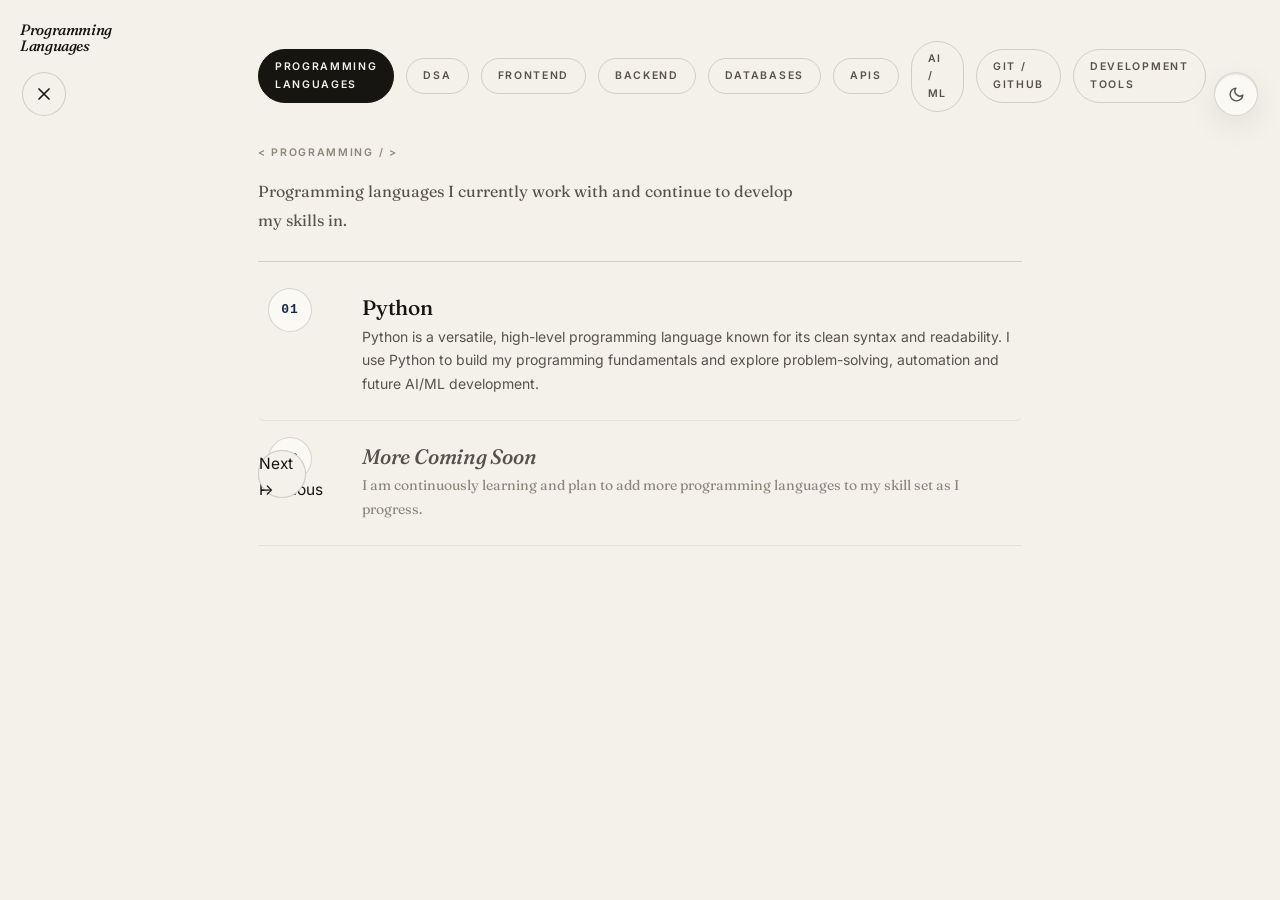
<file: Technical-skills.html>
<!DOCTYPE html>
<html lang="en">
<head>
  <script>try { history.scrollRestoration = "manual"; } catch (e) {}</script>
  <meta charset="UTF-8">
  <script>(function(){var t=null;try{t=localStorage.getItem("mka-theme")}catch(e){}if(!t){t="light"}document.documentElement.setAttribute("data-theme",t);})();</script>
    <link rel="icon" type="image/svg+xml" href="data:image/svg+xml,%3Csvg%20xmlns%3D%22http%3A%2F%2Fwww.w3.org%2F2000%2Fsvg%22%20viewBox%3D%220%200%2064%2064%22%3E%3Cstyle%3E.bg%7Bfill%3A%23F4F1EA%7D.m%7Bfill%3A%2316294D%7D%40media%20%28prefers-color-scheme%3Adark%29%7B.bg%7Bfill%3A%23171512%7D.m%7Bfill%3A%23FF7A88%7D%7D%3C%2Fstyle%3E%3Crect%20class%3D%22bg%22%20width%3D%2264%22%20height%3D%2264%22%20rx%3D%229%22%2F%3E%3Ctext%20class%3D%22m%22%20x%3D%2232%22%20y%3D%2246%22%20font-family%3D%22Georgia%2Cserif%22%20font-style%3D%22italic%22%20font-size%3D%2240%22%20text-anchor%3D%22middle%22%3EM%3C%2Ftext%3E%3C%2Fsvg%3E">
    <meta name="viewport" content="width=device-width, initial-scale=1.0">

  <title>Technical Skills Mohit Kumar Acharya</title>

  <link rel="preconnect" href="https://fonts.googleapis.com">
    <link rel="preconnect" href="https://fonts.googleapis.com">
    <link rel="preconnect" href="https://fonts.gstatic.com" crossorigin>
    <link rel="stylesheet" href="https://fonts.googleapis.com/css2?family=Fraunces:ital,opsz,wght@0,9..144,400;0,9..144,500;0,9..144,560;1,9..144,400;1,9..144,500&family=Inter:wght@400;500;600;700&display=swap">
    <link rel="stylesheet" href="studio.css?v=101">
  </head>

<body>

<button class="skill-overlay-close" data-close-overlay aria-label="Back to main page">
  <svg viewBox="0 0 24 24" width="20" height="20" fill="none" stroke="currentColor" stroke-width="2" stroke-linecap="round" stroke-linejoin="round" aria-hidden="true"><path d="M18 6 6 18M6 6l12 12"/></svg>
</button>


  <main class="skill-detail-page">

    <!-- BACK TO MAIN SKILLS -->
<!-- CATEGORY NAVIGATION -->
    <nav class="skill-category-nav" aria-label="Technical Skills">

      <a href="Technical-skills.html?skill=programming"
         class="skill-nav-item active"><span>
        Programming Languages
      </span></a>

      <a href="Technical-skills.html?skill=dsa"
         class="skill-nav-item"><span>
        DSA
      </span></a>

      <a href="Technical-skills.html?skill=frontend"
         class="skill-nav-item"><span>
        Frontend
      </span></a>

      <a href="Technical-skills.html?skill=backend"
         class="skill-nav-item"><span>
        Backend
      </span></a>

      <a href="Technical-skills.html?skill=databases"
         class="skill-nav-item"><span>
        Databases
      </span></a>

      <a href="Technical-skills.html?skill=apis"
         class="skill-nav-item"><span>
        APIs
      </span></a>

      <a href="Technical-skills.html?skill=aiml"
         class="skill-nav-item"><span>
        AI / ML
      </span></a>

      <a href="Technical-skills.html?skill=version-control"
         class="skill-nav-item"><span>
        Git / GitHub
      </span></a>

      <a href="Technical-skills.html?skill=tools"
         class="skill-nav-item"><span>
        Development Tools
      </span></a>

    </nav>


    <!-- PAGE HEADER -->
    <header class="skill-detail-header">

      <span class="skill-detail-label">
        &lt; TECHNICAL SKILLS / &gt;
      </span>

      <h1 id="skillTitle">
        Programming Languages
      </h1>

      <p id="skillDescription">
        Programming languages I currently work with and continue to develop my skills in.
      </p>

    </header>


    <!-- SKILL CONTENT -->
    <section class="language-list" id="skillContent">

      <!-- PYTHON -->
      <article class="language-card">

        <div class="language-content">

          <h2>Python</h2>

          <p>
            Python is a versatile, high-level programming language
            known for its clean syntax and readability. I use Python
            to build my programming fundamentals and explore
            problem-solving, automation and future AI/ML development.
          </p>

        </div>

      </article>


      <!-- MORE LANGUAGES -->
      <article class="language-card coming-language">

      </article>

    </section>


    <!-- PREVIOUS / NEXT -->
    <div class="skill-page-navigation">

      <a href="Technical-skills.html?skill=tools"
         class="skill-page-btn"
         id="previousSkill">
        ← Previous
      </a>

      <a href="Technical-skills.html?skill=dsa"
         class="skill-page-btn"
         id="nextSkill">
        Next →
      </a>

    </div>

  </main>


  <!-- CATEGORY SWITCHING -->
  <script>

    const skills = {

      programming: {
        title: "Programming Languages",

        label: "< PROGRAMMING / >",

        description:
          "Programming languages I currently work with and continue to develop my skills in.",

        content: `
          <article class="language-card">

            <div class="language-number">01</div>

            <div class="language-content">

              <h2>Python</h2>

              <p>
                Python is a versatile, high-level programming language
                known for its clean syntax and readability. I use Python
                to build my programming fundamentals and explore
                problem-solving, automation and future AI/ML development.
              </p>

            </div>

          </article>

          <article class="language-card coming-language">

            <div class="language-number">02</div>

            <div class="language-content">

              <h2>More Coming Soon</h2>

              <p>
                I am continuously learning and plan to add more
                programming languages to my skill set as I progress.
              </p>

            </div>

          </article>
        `
      },


      dsa: {
        title: "Data Structures & Algorithms",

        label: "< DSA / >",

        description:
          "My current learning journey in data structures, algorithms and problem-solving.",

        content: `
          <article class="language-card">

            <div class="language-number">01</div>

            <div class="language-content">

              <h2>Currently Learning</h2>

              <p>
                I am currently building my understanding of data
                structures and algorithms and improving my
                problem-solving approach.
              </p>

            </div>

          </article>
        `
      },


      frontend: {
        title: "Frontend Development",

        label: "< FRONTEND / >",

        description:
          "Technologies I use to build and design websites and user interfaces.",

        content: `
          <article class="language-card">

            <div class="language-number">01</div>

            <div class="language-content">

              <h2>HTML</h2>

              <p>
                Used to structure webpages and create semantic
                and accessible website content.
              </p>

            </div>

          </article>

          <article class="language-card">

            <div class="language-number">02</div>

            <div class="language-content">

              <h2>CSS</h2>

              <p>
                Used to design responsive interfaces, layouts,
                animations and visual styling.
              </p>

            </div>

          </article>

          <article class="language-card">

            <div class="language-number">03</div>

            <div class="language-content">

              <h2>JavaScript</h2>

              <p>
                Used to add interactivity, dynamic behaviour and
                functionality to websites.
              </p>

            </div>

          </article>
        `
      },


      backend: {
        title: "Backend Development",

        label: "< BACKEND / >",

        description:
          "Backend technologies and server-side development skills I am currently exploring.",

        content: `
          <article class="language-card coming-language">

            <div class="language-number">01</div>

            <div class="language-content">

              <h2>Currently Learning</h2>

              <p>
                Backend development is an area I am currently
                exploring and will continue developing.
              </p>

            </div>

          </article>
        `
      },


      databases: {
        title: "Databases",

        label: "< DATABASES / >",

        description:
          "Database technologies I use to store, organize and manage data.",

        content: `
          <article class="language-card">

            <div class="language-number">01</div>

            <div class="language-content">

              <h2>MySQL</h2>

              <p>
                MySQL is a relational database management system
                that I use to understand and work with structured data.
              </p>

            </div>

          </article>
        `
      },


      apis: {
        title: "APIs",

        label: "< APIS / >",

        description:
          "My current experience and learning journey with application programming interfaces.",

        content: `
          <article class="language-card coming-language">

            <div class="language-number">01</div>

            <div class="language-content">

              <h2>Currently Learning</h2>

              <p>
                I am currently exploring APIs and learning how
                different applications communicate with each other.
              </p>

            </div>

          </article>
        `
      },


      aiml: {
        title: "Artificial Intelligence & Machine Learning",

        label: "< AI / ML / >",

        description:
          "My learning path towards artificial intelligence and machine learning.",

        content: `
          <article class="language-card coming-language">

            <div class="language-number">01</div>

            <div class="language-content">

              <h2>Currently Learning</h2>

              <p>
                AI and Machine Learning are part of my academic
                specialization, and I am currently building my
                fundamentals in this field.
              </p>

            </div>

          </article>
        `
      },


      "version-control": {
        title: "Version Control & Deployment",

        label: "< VERSION CONTROL / >",

        description:
          "Tools I use to manage source code and development workflows.",

        content: `
          <article class="language-card">

            <div class="language-number">01</div>

            <div class="language-content">

              <h2>Git</h2>

              <p>
                Git is used for version control and tracking
                changes throughout the development process.
              </p>

            </div>

          </article>

          <article class="language-card">

            <div class="language-number">02</div>

            <div class="language-content">

              <h2>GitHub</h2>

              <p>
                GitHub is used to host repositories, manage
                projects and collaborate on code.
              </p>

            </div>

          </article>
        `
      },


      tools: {
        title: "Development Tools",

        label: "< DEVELOPMENT TOOLS / >",

        description:
          "Development tools I use during coding and project development.",

        content: `
          <article class="language-card">

            <div class="language-number">01</div>

            <div class="language-content">

              <h2>VS Code</h2>

              <p>
                Visual Studio Code is my primary code editor
                for developing and managing projects.
              </p>

            </div>

          </article>
        `
      }

    };


    const order = [
      "programming",
      "dsa",
      "frontend",
      "backend",
      "databases",
      "apis",
      "aiml",
      "version-control",
      "tools"
    ];


    const params = new URLSearchParams(window.location.search);

    let currentSkill = params.get("skill") || "programming";

    if (!skills[currentSkill]) {
      currentSkill = "programming";
    }


    const skill = skills[currentSkill];


    document.title =
      skill.title + " Mohit Kumar Acharya";


    document.querySelector(".skill-detail-label").textContent =
      skill.label;


    document.getElementById("skillTitle").textContent =
      skill.title;


    document.getElementById("skillDescription").textContent =
      skill.description;


    document.getElementById("skillContent").innerHTML =
      skill.content;


    // ACTIVE CATEGORY
    document.querySelectorAll(".skill-nav-item").forEach(item => {

      item.classList.remove("active");

      if (item.href.includes("skill=" + currentSkill)) {
        item.classList.add("active");
      }

    });


    // PREVIOUS / NEXT
    const currentIndex = order.indexOf(currentSkill);

    const previousIndex =
      (currentIndex - 1 + order.length) % order.length;

    const nextIndex =
      (currentIndex + 1) % order.length;


    document.getElementById("previousSkill").href =
      "Technical-skills.html?skill=" + order[previousIndex];


    document.getElementById("nextSkill").href =
      "Technical-skills.html?skill=" + order[nextIndex];

  </script>

  <script src="theme.js?v=5"></script>
  <script src="motion.js?v=23"></script>
  <script>
  // X button → main page wapas (overlay me ho to parent ko bolo)
  document.querySelector("[data-close-overlay]")?.addEventListener("click", function (e) {
    e.preventDefault();
    if (window.parent === window) { window.location.href = "index.html#skills"; return; }
    window.parent.postMessage({ type: "closeBeyondOverlay" }, window.location.origin);
  });
</script>
</body>
</html>
</file>
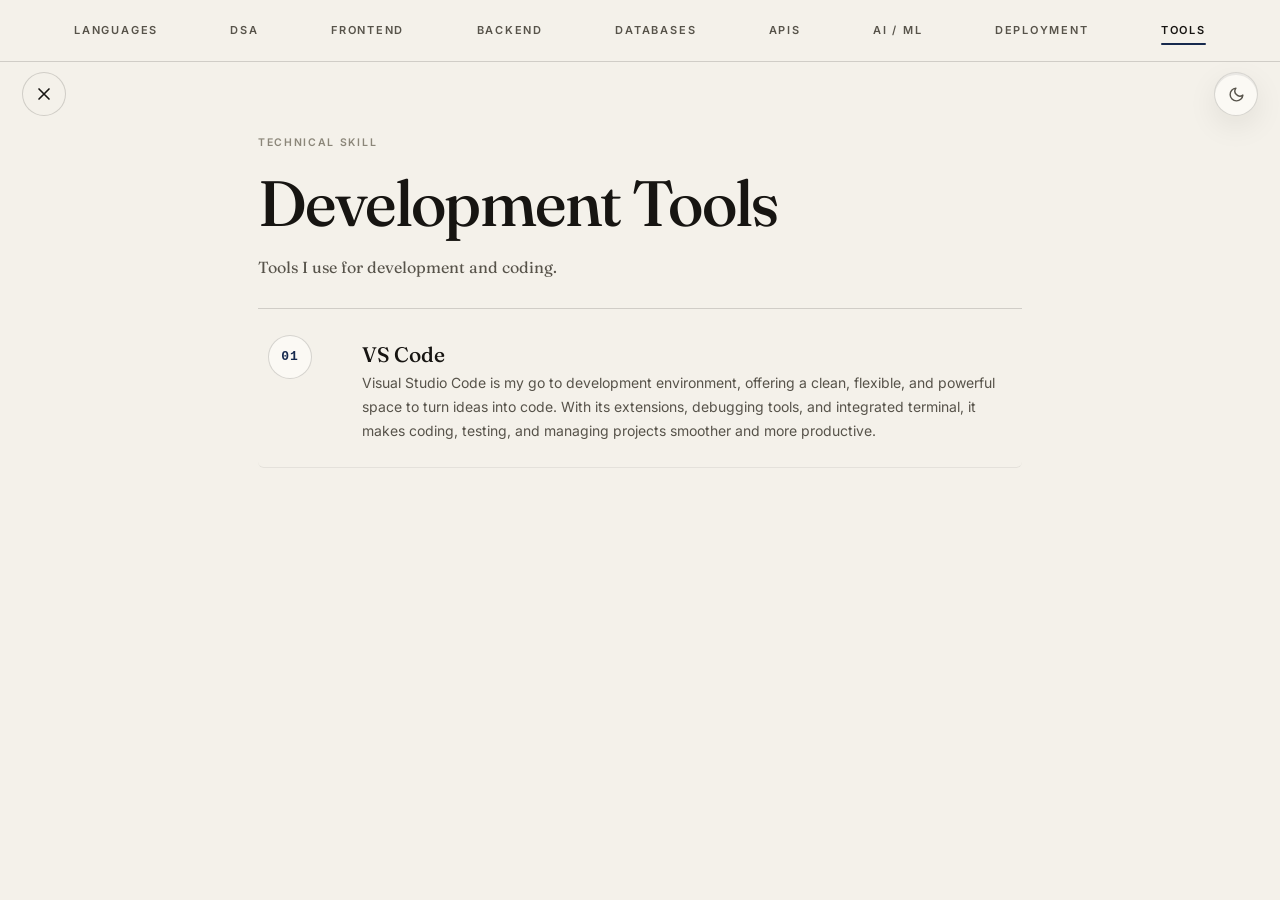
<file: tools.html>
<!DOCTYPE html>
<html lang="en">
<head>
  <script>try { history.scrollRestoration = "manual"; } catch (e) {}</script>
    <meta charset="UTF-8">
    <script>(function(){var t=null;try{t=localStorage.getItem("mka-theme")}catch(e){}if(!t){t="light"}document.documentElement.setAttribute("data-theme",t);})();</script>
    <meta name="viewport" content="width=device-width, initial-scale=1.0">

    <title>Development Tools</title>
  <link rel="icon" type="image/svg+xml" href="data:image/svg+xml,%3Csvg%20xmlns%3D%22http%3A%2F%2Fwww.w3.org%2F2000%2Fsvg%22%20viewBox%3D%220%200%2064%2064%22%3E%3Cstyle%3E.bg%7Bfill%3A%23F4F1EA%7D.m%7Bfill%3A%2316294D%7D%40media%20%28prefers-color-scheme%3Adark%29%7B.bg%7Bfill%3A%23171512%7D.m%7Bfill%3A%23FF7A88%7D%7D%3C%2Fstyle%3E%3Crect%20class%3D%22bg%22%20width%3D%2264%22%20height%3D%2264%22%20rx%3D%229%22%2F%3E%3Ctext%20class%3D%22m%22%20x%3D%2232%22%20y%3D%2246%22%20font-family%3D%22Georgia%2Cserif%22%20font-style%3D%22italic%22%20font-size%3D%2240%22%20text-anchor%3D%22middle%22%3EM%3C%2Ftext%3E%3C%2Fsvg%3E">
    <link rel="preconnect" href="https://fonts.googleapis.com">
    <link rel="preconnect" href="https://fonts.gstatic.com" crossorigin>
    <link rel="stylesheet" href="https://fonts.googleapis.com/css2?family=Fraunces:ital,opsz,wght@0,9..144,400;0,9..144,500;0,9..144,560;1,9..144,400;1,9..144,500&family=Inter:wght@400;500;600;700&display=swap">
    <link rel="stylesheet" href="studio.css?v=101">
  </head>

<body>

<nav class="main-nav skill-nav" aria-label="Technical skills">
    <a class="nav-brand" href="index.html" target="_top" aria-label="Portfolio, home">
      <span class="nb-mark" aria-hidden="true">M</span>
      <span class="nb-word">Portfolio</span>
    </a>
    <div class="nav-links" id="skillNavLinks">
      <a href="Programming-languages.html"><span>Languages</span></a>
      <a href="DSA.html"><span>DSA</span></a>
      <a href="Frontend.html"><span>Frontend</span></a>
      <a href="Backend.html"><span>Backend</span></a>
      <a href="databases.html"><span>Databases</span></a>
      <a href="apis.html"><span>APIs</span></a>
      <a href="aiml.html"><span>AI / ML</span></a>
      <a href="deployment.html"><span>Deployment</span></a>
      <a href="tools.html" class="active" aria-current="page"><span>Tools</span></a>
    </div>
    <button class="nav-toggle" type="button" aria-label="Open menu" aria-expanded="false">
      <span class="nav-burger" aria-hidden="true"><i></i><i></i><i></i></span>
    </button>
  </nav>
<button class="skill-overlay-close" data-close-overlay aria-label="Back to main page">
  <svg viewBox="0 0 24 24" width="20" height="20" fill="none" stroke="currentColor" stroke-width="2" stroke-linecap="round" stroke-linejoin="round" aria-hidden="true"><path d="M18 6 6 18M6 6l12 12"/></svg>
</button>


    <main class="skill-detail-page art-tools">

<header class="skill-detail-header">
            <span class="skill-detail-label">Technical Skill</span>
            <h1>Development Tools</h1>
            <p>Tools I use for development and coding.</p>
        </header>

        <section class="language-list">

            <div class="language-card">
                <span class="language-number">01</span>

                <div class="language-content">
                    <h2>VS Code</h2>
                    <p>Visual Studio Code is my go to development environment, offering a clean, flexible, and powerful space to turn ideas into code. With its extensions, debugging tools, and integrated terminal, it makes coding, testing, and managing projects smoother and more productive.</p>
                </div>
            </div>

        </section>
</main>
  <script src="theme.js?v=5"></script>
  <script src="motion.js?v=23"></script>
  <script>
  // X button → main page wapas (overlay me ho to parent ko bolo)
  document.querySelector("[data-close-overlay]")?.addEventListener("click", function (e) {
    e.preventDefault();
    if (window.parent === window) { window.location.href = "index.html#skills"; return; }
    window.parent.postMessage({ type: "closeBeyondOverlay" }, window.location.origin);
  });
</script>
</body>
</html>
</file>
<file: studio.css>
/* ════════════════════════════════════════════════════════════════
   PAPER & INK editorial design system
   Mohit Kumar Acharya · portfolio · 2026
   Light editorial canvas + dark cinematic "Beyond" chapter.
   One stylesheet. No per-title colour drift. Typography does the work.
   ════════════════════════════════════════════════════════════════ */
/* ── 1 · TOKENS ─────────────────────────────────────────────────── */
:root{
  /* ── LIGHT (default) ── */
  --bg: #F4F1EA;
  --bg-2: #ECE8DE;
  --surface: #FBF9F4;
  --text: #171512;
  --text-2: #57534A;
  --text-3: #8B8679;
  --line: rgba(23, 21, 18, .16);
  --line-soft: rgba(23, 21, 18, .07);
  --mark: #16294D; /* DARK NAVY BLUE (light theme) */
  --mark-soft: rgba(22, 41, 77, .14);
  --mark-ink: #16294D; /* navy accent text (light) */
  --sel-text: #171512;
  --shadow: rgba(23, 21, 18, .08);
  --footer-bg: #171512;
  --footer-text: #EDEBE4;
  --footer-text-2: #A29D92;
  --footer-line: rgba(237, 235, 228, .16);
  /* overlay ab THEME-AWARE light me light, dark me dark */
  --ov-bg: #FBF9F4;
  --ov-line: rgba(23, 21, 18, .16);
  --ov-text: #171512;
  --ov-text-2: #57534A;
  --ov-mark: #16294D;
  --rail: #16294D;
  --serif: "Fraunces", "Iowan Old Style", "Palatino Linotype", Palatino, Georgia, serif;
  --sans: "Inter", -apple-system, BlinkMacSystemFont, "Segoe UI", Roboto, Helvetica, Arial, sans-serif;
  --mono: ui-monospace, "SF Mono", SFMono-Regular, Menlo, Consolas, "Liberation Mono", monospace;
  --wrap: 1180px;
  --pad: clamp(20px, 4vw, 48px);
  --bar-h: 62px;
  --player-h: 64px;
  --ease: cubic-bezier(.22, .61, .21, 1);
}
/* ── DARK THEME toggle se ── */
:root[data-theme="dark"]{
  --bg: #100F0D;
  --bg-2: #171613;
  --surface: #1C1A16;
  --text: #EDEBE4;
  --text-2: #B3AEA3;
  --text-3: #85806F;
  --line: rgba(237, 235, 228, .16);
  --line-soft: rgba(237, 235, 228, .07);
  --mark: #FF3B52; /* cherry neon */
  --mark-soft: rgba(255, 59, 82, .22);
  --ov-bg: #0C0B0A;
  --ov-line: rgba(237, 235, 228, .16);
  --ov-text: #EDEBE4;
  --ov-text-2: #A29D92;
  --ov-mark: #FF3B52;
  --rail: #FF3B52;
  --mark-ink: #FF5C70; /* cherry neon text */
  --sel-text: #100F0D;
  --shadow: rgba(0, 0, 0, .5);
  --footer-bg: #1A1815;
  --footer-text: #EDEBE4;
  --footer-text-2: #A29D92;
  --footer-line: rgba(237, 235, 228, .14);
}
/* ── 2 · RESET & BASE ───────────────────────────────────────────── */
*, *::before, *::after{ box-sizing: border-box; }
html{ scroll-behavior: smooth; -webkit-text-size-adjust: 100%; }
body{
  margin: 0;
  font-family: var(--sans);
  font-size: 15.5px;
  line-height: 1.7;
  color: var(--text);
  background: var(--bg);
  -webkit-font-smoothing: antialiased;
  text-rendering: optimizeLegibility;
}
img{ max-width: 100%; display: block; }
a{ color: inherit; }
button{ font-family: inherit; }
::selection{ background: var(--mark); color: var(--sel-text); }
h1, h2, h3, h4{
  font-family: var(--serif);
  font-weight: 500;
  line-height: 1.08;
  letter-spacing: -.015em;
  margin: 0;
}
p{ margin: 0; }
/* micro caps label the system's small voice */
.welcome-eyebrow, .beyond-eyebrow, .beyond-card-eyebrow, .skill-detail-label, .hero-label, .footer-tag, .journey-date, .language-number, .verse-detail-tag, .thank-eyebrow, .hobby-tint, .coming-language, .skill-nav-item, .footer-copy{
  font-family: var(--sans);
  font-size: 10.5px;
  font-weight: 600;
  letter-spacing: .16em;
  text-transform: uppercase;
}
/* scroll reveal */
.reveal{ opacity: 0; transform: translateY(16px); transition: opacity .7s var(--ease), transform .7s var(--ease); }
.reveal.is-visible{ opacity: 1; transform: none; }
@media (prefers-reduced-motion: reduce){
html{ scroll-behavior: auto; }
.reveal{ opacity: 1; transform: none; transition: none; }
*, *::before, *::after{ animation-duration: .001s !important; transition-duration: .001s !important; }

}
/* ── 3 · SITE HEADER / NAV (light pages) ────────────────────────── */
.site-header{
  position: sticky; top: 0; z-index: 60;
  background: var(--bg);
  border-bottom: 1px solid var(--line);
  transform: translateZ(0); /* alag compositor layer sticky kabhi nahi phislega */
  transition: box-shadow .35s var(--ease), border-color .35s var(--ease);
}
.site-header.is-scrolled{ box-shadow: 0 12px 34px rgba(0, 0, 0, .07); }
:root[data-theme="dark"] .site-header.is-scrolled{ box-shadow: 0 12px 34px rgba(0, 0, 0, .45); }
.main-nav{
  display: flex; justify-content: space-between; align-items: center; gap: clamp(10px, 1.6vw, 20px);
  min-height: var(--bar-h);
  padding: 8px var(--pad);
  overflow-x: auto; scrollbar-width: none;
}
.main-nav::-webkit-scrollbar{ display: none; }
.main-nav a{
  position: relative;
  font-size: 11px; font-weight: 600; letter-spacing: .14em; text-transform: uppercase;
  color: var(--text-2); text-decoration: none; white-space: nowrap;
  padding: 9px 4px; letter-spacing: .16em;
  transition: color .25s var(--ease);
}
.main-nav a::after{
  content: ""; position: absolute; left: 2px; right: 2px; bottom: 3px; height: 2px;
  background: var(--mark); border-radius: 2px;
  transform: scaleX(0); transform-origin: left; transition: transform .34s var(--ease);
}
.main-nav a:hover{ color: var(--text); }
.main-nav a:hover::after, .main-nav a.active::after{ transform: scaleX(1); }
.main-nav a.active{ color: var(--text); }
.main-nav a[href="beyond.html"], .main-nav a[href$="beyond.html"]{ color: var(--text); }
.main-nav a[href="beyond.html"]::before, .main-nav a[href$="beyond.html"]::before{ content: "↗ "; color: var(--mark-ink); }
/* ── 4 · WELCOME / HERO (light) ─────────────────────────────────── */
.welcome{
  position: relative;
  min-height: calc(100svh - var(--bar-h));
  display: flex; align-items: center;
  padding: clamp(48px, 8vh, 96px) var(--pad) calc(var(--player-h) + clamp(28px, 5vh, 56px));
  overflow: hidden;
}
.welcome-orbits{ display: none; }
/* old gimmick, retired */
.welcome-inner{ width: min(var(--wrap), 100%); margin: 0 auto; position: relative; display: block; }
.welcome-eyebrow{ color: var(--text-3); display: block; margin-bottom: 22px; }
.welcome-eyebrow::before{ content: none; color: var(--mark-ink); }
#welcomeGreeting{
  display: block; font-family: var(--serif); font-style: italic;
  font-size: clamp(18px, 2.4vw, 26px); color: var(--text-2); margin-bottom: 6px;
}
.welcome-name{
  display: inline;
  -webkit-box-decoration-break: clone;
  box-decoration-break: clone;
  font-size: clamp(52px, 10.5vw, 132px);
  font-weight: 560;
  line-height: .95;
  letter-spacing: -.03em;
  max-width: 12ch;
}
.welcome-name .marker{ background: none; }
.welcome-subtitle{
  margin-top: 26px; max-width: 46ch;
  font-size: clamp(15px, 1.6vw, 18px); color: var(--text-2); line-height: 1.75;
}
.welcome-cta{
  display: inline-flex; align-items: center; gap: 10px; margin-top: 38px;
  margin-left: -12px; padding: 10px 12px;
  font-size: 11.5px; font-weight: 700; letter-spacing: .16em; text-transform: uppercase;
  color: var(--text); text-decoration: none;
  border: 1px solid var(--text);
  background: linear-gradient(var(--mark), var(--mark)) no-repeat 0 0 / 0% 100%;
  transition: color .3s var(--ease), border-color .3s var(--ease), background-size .4s var(--ease);
}
/* Desktop mouse: :hover. Phone: sirf ungli se touch par .hv (motion.js) — tap ke baad atakta nahi */
@media (hover: hover) and (pointer: fine){
  .welcome-cta:hover{ color: var(--bg); border-color: var(--mark); background-size: 100% 100%; }
  .welcome-cta:hover span{ transform: translateY(3px); }
}
.welcome-cta.hv, .welcome-cta:focus-visible{
  color: var(--bg); border-color: var(--mark);
  background-size: 100% 100%;
}
.welcome-cta.hv span{ transform: translateY(3px); }
.welcome-cta:focus-visible{ outline: 2px solid var(--mark); outline-offset: 4px; }
.welcome-cta span{ transition: transform .25s var(--ease); }
/* editorial meta table, right of the hero */
.welcome-meta{
  position: absolute; right: var(--pad); bottom: calc(var(--player-h) + 16px); width: 250px;
  border-top: 1px solid var(--line);
}
.welcome-meta div{
  display: flex; justify-content: space-between; gap: 12px;
  padding: 9px 0; border-bottom: 1px solid var(--line-soft);
  font-size: 10.5px; letter-spacing: .14em; text-transform: uppercase;
}
.welcome-meta dt, .welcome-meta span:first-child{ color: var(--text-3); font-weight: 600; }
.welcome-meta span:last-child{ color: var(--text); font-weight: 600; text-align: right; }
@media (max-width: 900px){
.welcome-meta{ display: none; }

}
/* ── 5 · SHOWCASE SECTIONS (light) ──────────────────────────────── */
.showcase-section{
  padding: clamp(64px, 10vh, 116px) var(--pad);
  border-top: 1px solid var(--line);
  counter-increment: sec;
}
.showcase-section > .section-title,
.showcase-section .skills-header .section-title{
  position: relative;
  font-size: clamp(30px, 4.6vw, 54px);
  letter-spacing: -.02em;
}
.showcase-section > .section-title::before,
.showcase-section .skills-header .section-title::before{
  content: none; /* v71: section number hataya */
  position: absolute; top: -14px; left: 0;
  font-family: var(--mono); font-size: 11px; font-weight: 500;
  letter-spacing: .1em; color: var(--mark-ink);
}
.skills-header{
  display: grid; grid-template-columns: auto 1fr;
  align-items: center; column-gap: 26px; row-gap: 16px;
}
.skills-header > .section-title{ grid-column: 1; margin: 0; }
.skills-header > .skills-title-line{ grid-column: 2; margin-top: 0; }
.skills-header > p{ grid-column: 1 / -1; margin: 0; }
.skills-title-line{ flex: 1; height: 1px; background: var(--line); }
.section-body{ margin-top: 34px; }
/* generic grids */
.courses-grid, .skills-grid, .internships-grid, .soft-skills-grid,
.achievements .courses-grid{
  display: grid; gap: 14px; margin-top: 34px;
  grid-template-columns: repeat(auto-fill, minmax(255px, 1fr));
}
/* skill category cards (index → overlay pages) */
.skill-card{
  display: flex; align-items: center; justify-content: space-between; gap: 14px;
  padding: 22px 22px 22px 24px;
  background: var(--surface);
  border: 1px solid var(--line);
  border-radius: 3px;
  text-decoration: none;
  transition: transform .3s var(--ease), border-color .3s var(--ease), box-shadow .3s var(--ease);
}
.skill-card.hv{
  transform: translateY(-3px);
  background: var(--mark);
  border-color: var(--mark);
  box-shadow: 0 14px 34px var(--glow);
}
.skill-card.hv h3,
.skill-card.hv .skill-card-content,
.skill-card.hv .skill-info,
.skill-card.hv p,
.skill-card.hv .placeholder-note{ color: #FFFFFF; }
.skill-card h3{ font-size: 19px; letter-spacing: -.01em; }
.skill-arrow{
  display: grid; place-items: center; width: 34px; height: 34px; flex: none;
  /* DEFAULT: poora circle RED bhara hua, arrow SAFED */
  border: 1px solid var(--mark); border-radius: 999px;
  background: var(--mark); color: #FFFFFF;
  transition: background .25s var(--ease), color .25s var(--ease), border-color .25s var(--ease);
}
/* HOVER: poora card RED, circle SAFED, arrow RED */
.skill-card.hv .skill-arrow{
  background: #FFFFFF; border-color: #FFFFFF; color: var(--mark);
}
/* course / achievement / generic content cards */
.course-card, .hobby-card, .internships-grid > *, .soft-skills-grid > *{
  background: var(--surface);
  border: 1px solid var(--line);
  border-radius: 3px;
  padding: 24px;
  transition: transform .3s var(--ease), border-color .3s var(--ease), box-shadow .3s var(--ease);
}
.course-card.hv, .hobby-card:hover{ transform: translateY(-3px); border-color: var(--text); box-shadow: 0 14px 34px rgba(23,21,18,.08); }
.course-card h3, .hobby-card h3{ font-size: 19px; margin-bottom: 8px; }
.course-card p, .hobby-card p, .section-body p{ color: var(--text-2); font-size: 14.5px; }
.placeholder-note{ color: var(--text-3); font-style: italic; font-family: var(--serif); }
/* about / hero-about */
.hero-about{ display: grid; grid-template-columns: minmax(0, 1.15fr) minmax(0, .85fr); gap: clamp(30px, 5vw, 80px); align-items: start; }
.hero-left .hero-bigname{
  font-size: clamp(56px, 12vw, 148px);
  font-weight: 560; letter-spacing: -.04em; line-height: .9;
  background: linear-gradient(var(--mark), var(--mark)) no-repeat left bottom / 100% 2px;
  padding-bottom: 10px;
}
.hero-tagline{
  margin-top: 10px; font-family: var(--serif); font-style: italic;
  font-size: clamp(17px, 2.2vw, 24px); color: var(--text-2);
}
.hero-block{ margin-top: 34px; }
.hero-label{ display: block; color: var(--text-3); margin-bottom: 14px; }
.hero-label::before{ content: none; color: var(--mark-ink); }
.contact-links{ display: flex; flex-wrap: wrap; gap: 8px 10px; }
.contact-link{
  font-size: 11px; font-weight: 600; letter-spacing: .12em; text-transform: uppercase;
  text-decoration: none; color: var(--text);
  border: 1px solid var(--line); border-radius: 999px; padding: 7px 14px;
  transition: background .25s var(--ease), color .25s var(--ease), border-color .25s var(--ease);
}
.contact-link.hv{ background: var(--mark); border-color: var(--mark); color: #FFFFFF; }
.hero-right{ border-left: 1px solid var(--line); padding-left: clamp(20px, 3vw, 44px); }
.hero-right p{ color: var(--text-2); font-size: 15px; }
.hero-right p + p{ margin-top: 14px; }
@media (max-width: 900px){
.hero-about{ grid-template-columns: 1fr; }
.hero-right{ border-left: 0; padding-left: 0; border-top: 1px solid var(--line); padding-top: 26px; }

}
/* journey timeline */
.journey-timeline{ position: relative; margin-top: 8px; padding-left: 26px; }
.journey-timeline::before{ content: ""; position: absolute; left: 5px; top: 6px; bottom: 6px; width: 1px; background: var(--line); }
.journey-item{ position: relative; padding: 0 0 38px 0; }
.journey-item:last-child{ padding-bottom: 0; }
.journey-marker{ position: absolute; left: -26px; top: 6px; }
.journey-dot{
  display: block; width: 11px; height: 11px; background: var(--bg);
  border: 2px solid var(--text); border-radius: 2px; transform: rotate(45deg);
}
.journey-item.hv .journey-dot{ background: var(--mark); }
.journey-content h3{ font-size: 21px; }
.journey-date{ display: block; color: var(--text-3); margin: 6px 0 10px; }
/* legacy generic rule removed §17 classes handle journey text */
.journey-photo-link{ display: inline-block; margin-top: 14px; border: 1px solid var(--line); border-radius: 3px; overflow: hidden; }
.journey-photo{ width: 210px; height: 140px; object-fit: cover; filter: saturate(.85); transition: transform .5s var(--ease); }
.journey-photo-link.hv .journey-photo{ transform: scale(1.07); }
/* hobbies (light pages, if any) */
.hobbies-grid{ display: grid; gap: 14px; margin-top: 34px; grid-template-columns: repeat(3, 1fr); }
.hobby-card{ position: relative; overflow: hidden; min-height: 372px; display: flex; align-items: flex-end; padding: 0; }
.hobby-bg{
  position: absolute; inset: 0;
  background-color: var(--bg-2);
  background-image: var(--hbg); background-position: var(--hbg-pos, center); background-size: cover;
  opacity: var(--hbg-o, 1); filter: saturate(.9);
  transition: transform .6s var(--ease);
}
.hobby-card:hover .hobby-bg{ transform: scale(1.05); }
.hobby-tint{ position: absolute; inset: 0; background: linear-gradient(transparent 42%, var(--bg-2) 96%); }
.hobby-body{ position: relative; z-index: 2; padding: 22px; color: var(--text); }
.hobby-body h3, .hobby-body h4{ font-size: 20px; color: var(--text); }
.hobby-body p{ color: var(--text-2); font-size: 13.5px; margin-top: 8px; }
/* ── 6 · FOOTER (both themes) ───────────────────────────────────── */
.site-footer{ background: var(--footer-bg); color: var(--footer-text); border-top: 1px solid var(--footer-bg); }
.site-footer-inner{
  max-width: var(--wrap); margin: 0 auto; padding: 40px var(--pad);
  display: flex; align-items: center; justify-content: space-between; gap: 20px; flex-wrap: wrap;
}
.footer-brand{ display: flex; align-items: center; gap: 16px; }
.footer-mark{
  display: grid; place-items: center; width: 52px; height: 52px;
  border: 1px solid var(--footer-line); border-radius: 2px;
  font-family: var(--serif); font-style: italic; font-size: 21px; color: var(--mark);
}
.footer-name{ display: block; font-family: var(--serif); font-size: 21px; letter-spacing: -.01em; }
.footer-tag{ display: block; color: var(--footer-text-2); margin-top: 3px; }
.footer-copy{ color: var(--footer-text-2); font-size: 10.5px; letter-spacing: .14em; text-transform: uppercase; }
/* ── 7 · SKILL DETAIL PAGES (standalone, light) ─────────────────── */
.skill-detail-page{
  max-width: 860px; margin: 0 auto;
  padding: clamp(30px, 4.5vh, 60px) var(--pad) clamp(32px, 5vh, 60px);
  /* 100svh me navbar ki height ghatayi — warna 62px ka extra scroll banta tha */
  min-height: calc(100svh - var(--bar-h));
}
.skill-detail-header{ border-bottom: 1px solid var(--line); padding-bottom: 30px; }
.skill-detail-label{ color: var(--text-3); display: block; margin-bottom: 16px; }
.skill-detail-label::before{ content: none; color: var(--mark-ink); }
.skill-detail-header h1{ font-size: clamp(36px, 6vw, 64px); letter-spacing: -.025em; max-width: 16ch; }
.skill-detail-header p{ margin-top: 16px; color: var(--text-2); max-width: 56ch; }
.language-list{ margin-top: 10px; }
.language-card{
  display: grid; grid-template-columns: 64px 1fr; gap: 18px;
  padding: 26px 0; border-bottom: 1px solid var(--line-soft);
}
.language-number{ color: var(--mark-ink); font-family: var(--mono); font-size: 12px; letter-spacing: .08em; padding-top: 5px; }
.language-content h2{ font-size: 22px; }
.language-content p{ margin-top: 8px; color: var(--text-2); font-size: 14.5px; }
.lang-bar, .lang-name{ display: none; }
.coming-language{
  display: inline-block; margin-top: 10px; color: var(--text-2);
  border: 1px dashed var(--line); border-radius: 999px; padding: 5px 12px;
}
.skill-page-navigation, .skill-category-nav{
  display: flex; justify-content: space-between; gap: 12px; margin-top: 46px;
}
.skill-page-btn{
  display: grid; place-items: center; width: 46px; height: 46px;
  border: 1px solid var(--line); border-radius: 999px; color: var(--text);
  text-decoration: none; background: transparent;
  transition: background .25s var(--ease), color .25s var(--ease), border-color .25s var(--ease);
}
.skill-page-btn:hover{ background: var(--text); border-color: var(--text); color: var(--bg); }
.skill-nav-item{
  text-decoration: none; color: var(--text-2); border: 1px solid var(--line);
  border-radius: 999px; padding: 8px 16px;
  transition: background .25s var(--ease), color .25s var(--ease);
}
.skill-nav-item:hover, .skill-nav-item.active{ background: var(--text); color: var(--bg); border-color: var(--text); }
/* skill overlay (iframe modal on index) */
.skill-overlay{
  position: fixed; inset: 0; z-index: 90;
  background: var(--bg);
  display: flex; align-items: stretch; justify-content: center;
  padding: 0;
}
.skill-overlay[hidden]{ display: none; }
.skill-overlay-frame{
  position: relative; flex: 1; max-width: none; width: 100%; height: 100%;
  background: var(--bg); border: 0; border-radius: 0;
  overflow: hidden; display: flex; flex-direction: column;
  box-shadow: none;
}
.skill-detail-header ~ *{ }
#skillOverlayFrame{ flex: 1; width: 100%; border: 0; background: var(--bg); }
.beyond-page .skill-overlay-close{
  position: fixed; top: 18px; right: 22px; z-index: 55;
  background: transparent; border: 1px solid var(--line); color: var(--text);
}
.beyond-page .skill-overlay-close:hover{ background: var(--text); color: var(--bg); }
.skill-overlay-close, #skillOverlayClose{
  position: absolute; top: 12px; right: 12px; z-index: 5;
  width: 38px; height: 38px; display: grid; place-items: center;
  background: var(--bg); border: 1px solid var(--line); border-radius: 999px;
  color: var(--text); font-size: 15px; cursor: pointer;
  transition: background .2s var(--ease), color .2s var(--ease);
}
#skillOverlayClose:hover{ background: var(--text); color: var(--bg); }
#skillTitle{ position: absolute; top: 20px; left: 20px; z-index: 5; font-family: var(--serif); font-style: italic; font-size: 15px; background: var(--bg); padding: 2px 10px 2px 0; }
/* ── 8 · BEYOND DARK CINEMATIC CHAPTER ────────────────────────── */
.beyond-page{ color: var(--text); background: var(--bg); }
.beyond-hero{
  position: relative;
  padding: clamp(70px, 14vh, 150px) var(--pad) clamp(40px, 7vh, 70px);
  border-bottom: 1px solid var(--line);
}
.beyond-hero-glow{ display: none; }
.beyond-hero-content{ max-width: var(--wrap); margin: 0 auto; position: relative; }
.beyond-eyebrow{ color: var(--text-2); display: block; margin-bottom: 20px; }
.beyond-eyebrow::before{ content: none; color: var(--mark); }
.beyond-hero h1{
  font-size: clamp(44px, 8.4vw, 108px);
  font-weight: 560; letter-spacing: -.03em; line-height: .98;
  width: fit-content; max-width: 100%;
  background: linear-gradient(var(--mark), var(--mark)) no-repeat left bottom;
  background-size: 0% 2px; /* animation se 0% → 100% hoga */
  padding-bottom: 10px;
}
/* welcome text ke animation ke saath hi underline LEFT → RIGHT draw ho */
@keyframes mkaUnderlineDraw{
  from { background-size: 0% 2px; }
  to { background-size: 100% 2px; }
}
.beyond-hero p, .beyond-hero-content p{
  margin-top: 22px; max-width: 52ch; color: var(--text-2); font-size: clamp(14.5px, 1.5vw, 17px);
}
.beyond-nav{
  position: sticky; top: 0; z-index: 50;
  background: var(--bg);
  border-bottom: 1px solid var(--line);
}
.beyond-nav-inner{
  max-width: var(--wrap); margin: 0 auto; padding: 0 var(--pad);
  display: flex; gap: clamp(14px, 2.4vw, 30px); align-items: center;
  min-height: 54px; overflow-x: auto; scrollbar-width: none;
}
.beyond-nav-inner::-webkit-scrollbar{ display: none; }
.beyond-nav a{
  font-size: 11px; font-weight: 600; letter-spacing: .15em; text-transform: uppercase;
  color: var(--text-2); text-decoration: none; white-space: nowrap;
  padding: 9px 4px; letter-spacing: .17em; border-bottom: 0;
  transition: color .25s var(--ease), border-color .25s var(--ease);
}
.beyond-nav a:hover, .beyond-nav a.active{ color: var(--text); border-color: var(--mark); }
.beyond-main{ max-width: var(--wrap); margin: 0 auto; padding: 0 var(--pad) 40px; }
.verse-section{ padding: clamp(48px, 8vh, 84px) 0 0; }
.verse-section > h2, .verse-section > h3{
  font-size: clamp(26px, 3.6vw, 42px); letter-spacing: -.02em; color: var(--text);
  display: flex; align-items: baseline; gap: 18px;
}
.verse-section > h2::after, .verse-section > h3::after{ content: ""; flex: 1; height: 1px; background: var(--line); }
.beyond-card-eyebrow{ display: block; color: var(--text-2); margin: 0 0 10px; }
.beyond-card-eyebrow::before{ content: none; color: var(--mark); }
.verse-grid{
  display: grid; gap: 24px; margin-top: 30px;
  grid-template-columns: repeat(3, 1fr);
}
.verse-card{
  position: relative;
  aspect-ratio: 2 / 3;
  border: 1px solid var(--line);
  border-radius: 4px;
  overflow: hidden;
  background: var(--bg-2);
  cursor: pointer;
  transition: transform .35s var(--ease), border-color .35s var(--ease), box-shadow .35s var(--ease);
}
.verse-card.hv{
  transform: translateY(-5px);
  border-color: rgba(237, 235, 228, .38);
  box-shadow: 0 22px 50px rgba(0, 0, 0, .5);
}
.verse-card img{
  width: 100%; height: 100%; object-fit: cover;
  filter: saturate(.92) contrast(1.02);
  transition: transform .6s var(--ease), opacity .4s var(--ease);
}
.verse-card.hv img{ transform: scale(1.07); filter: saturate(1.06) contrast(1.05); }
.verse-card::before{
  /* index chip REMOVED per user */
  content: none; display: none;
}
.verse-card::after{
  /* hover vignette photo pe soft shadow depth, naam ke peeche */
  content: ""; position: absolute; inset: 0; z-index: 2;
  background: linear-gradient(rgba(10, 9, 8, .34), rgba(10, 9, 8, .34)), radial-gradient(120% 95% at 50% 55%, rgba(10, 9, 8, .5), rgba(10, 9, 8, 0) 74%);
  opacity: 0; transition: opacity .35s var(--ease);
  pointer-events: none;
}
.verse-card.hv::after, .verse-card:focus-visible::after{ opacity: 1; }
.verse-card-name{
  position: absolute; inset: 0; z-index: 3;
  display: grid; place-items: center; padding: 16px;
  text-align: center;
  font-family: var(--serif); font-style: italic; font-weight: 500;
  font-size: 19px; line-height: 1.35; letter-spacing: .01em;
  color: #F4F1EA; text-shadow: 0 2px 16px rgba(0, 0, 0, .7);
  opacity: 0; transform: translateY(8px) scale(.97);
  transition: opacity .35s var(--ease), transform .35s var(--ease);
  transition-delay: 0s;
  pointer-events: none;
}
.verse-card.hv .verse-card-name,
.verse-card:focus-visible .verse-card-name{
  opacity: 1; transform: none;
  transition-delay: 0s; /* delay hataya turant */
}
.verse-card.no-image{ display: grid; place-items: center; }
.verse-card.no-image::before{ position: static; width: 44px; height: 44px; font-size: 17px; margin-bottom: 12px; color: var(--mark-ink); background: transparent; }
.verse-card.no-image img{ display: none; }
.verse-card.no-image::after{ display: block; }
.verse-card.no-image .verse-card-name{ position: relative; z-index: 3; }
/* hobbies on beyond */
.thank-you{
  max-width: var(--wrap); margin: 0 auto;
  padding: clamp(70px, 12vh, 130px) var(--pad);
  text-align: center; border-top: 1px solid var(--line); margin-top: clamp(56px, 9vh, 96px);
}
.thank-eyebrow{ color: var(--text-2); display: block; margin-bottom: 18px; }
.thank-eyebrow::before{ content: none; color: var(--mark); }
.thank-you h2{ font-size: clamp(28px, 4.6vw, 54px); font-style: italic; font-weight: 400; max-width: 22ch; margin: 0 auto; }
.thank-you .section-context{ margin: 0 auto; text-align: center; }
.verse-quote{ display: block; margin-top: 20px; color: var(--text-2); font-family: var(--serif); font-style: italic; font-size: 16px; }
/* ── 9 · VERSE DETAIL OVERLAY (THEME-AWARE) ─────────────────────── */
.verse-detail{
  position: fixed; inset: 0; z-index: 100;
  background: var(--ov-bg); color: var(--ov-text);
  opacity: 0; transition: opacity .45s var(--ease);
  overflow: hidden;
}
.verse-detail.is-open{ opacity: 1; }
.verse-detail[hidden]{ display: none; }
.verse-trailer-bg{ position: absolute; inset: 0; z-index: 0; }
.verse-trailer-video{
  position: absolute; inset: 0; width: 100%; height: 100%;
  object-fit: cover; transform: translateZ(0);
}
.verse-trailer-still{
  position: absolute; inset: 0; width: 100%; height: 100%; object-fit: cover;
  filter: blur(14px) saturate(.9); transform: scale(1.08);
}
.verse-trailer-scrim{
  position: absolute; inset: 0; z-index: 1;
  background:
    linear-gradient(to top, rgba(10, 9, 8, .92) 0%, rgba(10, 9, 8, .35) 34%, rgba(10, 9, 8, .12) 60%, rgba(10, 9, 8, .35) 100%);
}
.verse-detail.cinematic-in .verse-trailer-bg{ animation: vIn 1s var(--ease) both; }
@keyframes vIn{ from { opacity: 0; transform: scale(1.05); } to { opacity: 1; transform: scale(1); } }
.verse-detail-media{ position: absolute; inset: 0; z-index: 0; }
.verse-detail-media img{ width: 100%; height: 100%; object-fit: cover; opacity: .5; filter: blur(10px) saturate(.85); transform: scale(1.06); }
.verse-detail.no-detail-image .verse-detail-media{ display: none; }
.verse-detail-text{
  position: absolute; z-index: 4; left: clamp(22px, 5vw, 74px); bottom: clamp(84px, 14vh, 130px);
  max-width: 620px;
}
.verse-detail.cinematic-in .verse-detail-text{ animation: vText .7s var(--ease) .25s both; }
@keyframes vText{ from { opacity: 0; transform: translateY(18px); } to { opacity: 1; transform: none; } }
.verse-detail-tag{ color: var(--ov-mark); display: block; margin-bottom: 14px; }
.verse-detail-tag::before{ content: none; }
.verse-detail-text h4{
  color: var(--ov-text); font-size: clamp(32px, 5.4vw, 64px);
  font-style: italic; font-weight: 400; letter-spacing: -.02em;
}
.verse-detail-text p{ margin-top: 14px; color: var(--ov-text-2); font-size: clamp(13.5px, 1.4vw, 16px); max-width: 54ch; }
.verse-close{
  position: absolute; top: clamp(16px, 3vh, 28px); right: clamp(16px, 3vw, 30px); z-index: 8;
  width: 46px; height: 46px; display: grid; place-items: center;
  background: transparent; border: 1px solid var(--ov-line); border-radius: 999px;
  color: var(--ov-text); font-size: 15px; cursor: pointer;
  transition: background .25s var(--ease), color .25s var(--ease), border-color .25s var(--ease);
}
.verse-close:hover{ background: var(--ov-text); color: var(--bg); border-color: var(--ov-text); }
.verse-navigation{
  position: absolute; z-index: 6; inset: 0;
  display: flex; align-items: center; justify-content: space-between;
  padding: 0 clamp(14px, 3vw, 34px); pointer-events: none;
}
.verse-prev span, .verse-next span{ display: none; }
.verse-prev, .verse-next{
  pointer-events: auto;
  display: inline-flex; align-items: center; justify-content: center;
  width: 48px; height: 48px; border-radius: 999px;
  background: var(--ov-btn, rgba(23, 22, 19, .62)); color: var(--ov-text);
  border: 1px solid var(--ov-line); cursor: pointer;
  backdrop-filter: blur(8px); -webkit-backdrop-filter: blur(8px);
  font-size: 0; letter-spacing: 0; text-transform: none;
  transition: background .2s var(--ease), color .2s var(--ease), border-color .2s var(--ease), opacity .2s var(--ease);
}
.verse-prev:hover, .verse-next:hover{ color: var(--ov-text); border-color: var(--ov-mark); }
.verse-prev:disabled, .verse-next:disabled{ opacity: .28; pointer-events: none; }
.verse-prev svg, .verse-next svg{ width: 15px; height: 15px; }
.verse-detail.at-start .verse-prev, .verse-detail.at-end .verse-next{ visibility: hidden; }
/* ── 10 · MUSIC PLAYER (theme-aware bar) ────────────────────────── */
/* verse-card-open player ab theme-aware (hardcoded dark removed) */
@media (max-width: 720px){


}
@media (max-width: 480px){


}
/* keep page content clear of the fixed player */
/* ── 11 · PERFORMANCE GUARDS (overlay open → no expensive paint) ── */
body:has(.verse-detail.is-open) .verse-close{
  backdrop-filter: none;
  -webkit-backdrop-filter: none;
}
body:has(.verse-detail.is-open) .verse-trailer-video{ transform: translateZ(0); will-change: transform; }
/* ── 12 · SMALL SCREENS ─────────────────────────────────────────── */
@media (max-width: 1100px){
.site-header::before{ display: none; }
.main-nav{ padding: 6px var(--pad); }
.main-nav > a:first-of-type{ margin-left: 0; }

}
@media (max-width: 860px){
.site-header::before{ display: none; }
.main-nav{ justify-content: flex-start; padding: 6px var(--pad); }
.verse-detail-text{ bottom: 110px; left: 20px; right: 20px; }
.verse-navigation{ padding: 0 20px; }

}
@media (max-width: 560px){
.verse-grid{ grid-template-columns: repeat(2, 1fr); gap: 14px; }
.hobbies-grid{ grid-template-columns: 1fr; }
.verse-card-name{ font-size: 14px; left: 10px; right: 10px; bottom: 9px; }
.courses-grid, .skills-grid, .internships-grid, .soft-skills-grid{ grid-template-columns: 1fr; }

}
/* ── 13 · MOTION LAYER staggered reveals, masks, marquee, parallax ── */
/* scroll progress hairline */
.scroll-progress{
  position: fixed; top: 0; left: 0; right: 0; height: 2px; z-index: 80;
  background: transparent; pointer-events: none;
}
.scroll-progress::before{
  content: ""; display: block; height: 100%; width: 100%;
  background: var(--mark);
  transform: scaleX(var(--sp, 0)); transform-origin: left;
}
/* word-mask reveal (kinetic type) */
.w-split{ display: inline-block; overflow: hidden; vertical-align: top; padding-bottom: .14em; margin-bottom: -.14em; }
.w-split .w-in{
  display: inline-block;
  transform: translateY(115%);
  transition: transform .9s var(--ease);
  transition-delay: calc(var(--i, 0) * 70ms);
}
.in .w-split .w-in, .w-split.in .w-in{ transform: none; }
/* line-mask reveal for section headings */
.mask-line{ display: block; overflow: hidden; padding-bottom: .12em; margin-bottom: -.12em; }
.mask-line > span{
  display: block; transform: translateY(105%);
  transition: transform .85s var(--ease) .05s;
}
.in .mask-line > span, .mask-line.in > span{ transform: none; }
/* marker sweep draws itself when hero lands */
#welcomeName .w-in{ will-change: transform; }
.sweep-draw{
  background-image: linear-gradient(var(--mark), var(--mark));
  background-repeat: no-repeat;
  background-position: left bottom;
  background-size: 0% 2px;
  padding-bottom: 6px;
  transition: background-size 1s var(--ease) .75s;
}
.in .sweep-draw, .sweep-draw.in{ background-size: 100% 2px; }
/* staggered children (cards, rows, meta) */
.stagger > *{
  opacity: 0; transform: translateY(22px);
  transition: opacity .7s var(--ease), transform .7s var(--ease);
  transition-delay: calc(var(--i, 0) * 70ms);
}
.stagger.in > *{ opacity: 1; transform: none; }
/* hero entrance choreography (page load) */
@keyframes riseIn{ from { opacity: 0; transform: translateY(26px); } to { opacity: 1; transform: none; } }
@keyframes dropIn{ from { opacity: 0; transform: translateY(-14px); } to { opacity: 1; transform: none; } }
.site-header{ animation: dropIn .7s var(--ease) both; }
.welcome-eyebrow{ animation: riseIn .8s var(--ease) .15s both; }
.welcome-subtitle{ animation: riseIn .8s var(--ease) .9s both; }
.welcome-cta{ animation: riseIn .8s var(--ease) 1.05s both; }
.welcome-meta div{ animation: riseIn .7s var(--ease) both; }
.welcome-meta div:nth-child(1){ animation-delay: 1.15s; }
.welcome-meta div:nth-child(2){ animation-delay: 1.25s; }
.welcome-meta div:nth-child(3){ animation-delay: 1.35s; }
.welcome-meta div:nth-child(4){ animation-delay: 1.45s; }
.beyond-eyebrow{ animation: riseIn .8s var(--ease) .1s both; }
.beyond-hero p{ animation: contextPop .8s cubic-bezier(.22,.84,.3,1) .8s both; }
/* marquee ticker */
.marquee{
  overflow: hidden; border-top: 1px solid var(--line); border-bottom: 1px solid var(--line);
  padding: 12px 0; user-select: none;
}
.marquee-track{
  display: flex; gap: 0; width: max-content;
  animation: marquee 34s linear infinite;
}
.marquee:hover .marquee-track{ animation-play-state: paused; }
.marquee-track span{
  font-size: 11px; font-weight: 600; letter-spacing: .22em; text-transform: uppercase;
  color: var(--text-3); white-space: nowrap; padding-right: .6em;
}
.marquee-track em{ font-style: normal; color: var(--mark-ink); padding-right: .6em; }
.marquee-track em{ color: var(--mark-ink); }
@keyframes marquee{ from { transform: translateX(0); } to { transform: translateX(-50%); } }
/* micro-interactions: chip fill sweep, arrow slide, card scrim sweep */
.contact-link{ position: relative; overflow: hidden; z-index: 0; }
.contact-link::before{
  content: ""; position: absolute; inset: 0; z-index: -1;
  background: var(--mark); transform: translateY(101%);
  transition: transform .3s var(--ease);
}
.contact-link.hv::before{ transform: none; }
.skill-card .skill-arrow svg{ transition: transform .3s var(--ease); }
.skill-card.hv .skill-arrow svg{ transform: translateX(3px); }
.verse-card .verse-card-name{ transition: transform .35s var(--ease); }
.verse-card.hv .verse-card-name{ transform: translateY(-3px); }
/* gentle parallax hooks (JS sets --py) */
[data-parallax]{ transform: translateY(var(--py, 0px)); will-change: transform; }
/* beyond hero title slow drift-in */
@keyframes heroDrift{ from { opacity: 0; transform: translateY(34px) scale(.985); } to { opacity: 1; transform: none; } }
.beyond-hero h1{ animation: heroDrift 1s var(--ease) .2s both; }
.beyond-hero h1.ul-draw{
  animation:
    heroDrift 1s var(--ease) .2s both,
    mkaUnderlineDraw .85s var(--ease) .3s forwards;
}
/* overlay text stagger upgrade */
.verse-detail.cinematic-in .verse-detail-tag{ animation: vText .6s var(--ease) .18s both; }
.verse-detail.cinematic-in .verse-detail-text p{ animation: vText .7s var(--ease) .4s both; }
/* reduced motion: sab static */
@media (prefers-reduced-motion: reduce){
.marquee-track{ animation: none; }
.w-split .w-in, .mask-line > span, .stagger > *{ transform: none; opacity: 1; transition: none; }
.sweep-draw{ background-size: 100% 2px; transition: none; }
.site-header, .welcome-eyebrow, .welcome-subtitle, .welcome-cta, .welcome-meta div,
  .beyond-eyebrow, .beyond-hero p, .beyond-hero h1, .beyond-hero h1.ul-draw{ animation: none; }
.beyond-hero h1, .beyond-hero h1.ul-draw{ background-size: 100% 2px; }
[data-parallax]{ transform: none; }

}
/* ── 14 · THEME TOGGLE ──────────────────────────────────────────── */
.theme-toggle{
  display: inline-flex; align-items: center; gap: 8px; flex: none;
  background: transparent; color: var(--text-2);
  border: 1px solid var(--line); border-radius: 999px;
  font-family: var(--sans); font-size: 10.5px; font-weight: 600;
  letter-spacing: .14em; text-transform: uppercase;
  padding: 8px 14px; margin-left: 8px; cursor: pointer;
  transition: color .25s var(--ease), border-color .25s var(--ease), background .25s var(--ease);
}
.theme-toggle:hover{ color: var(--text); border-color: var(--text); }
.theme-toggle .tt-ico{ width: 13px; height: 13px; flex: none; }
.theme-toggle .tt-sun{ display: none; }
.theme-toggle .tt-moon{ display: block; }
:root[data-theme="dark"] .theme-toggle .tt-sun{ display: block; }
:root[data-theme="dark"] .theme-toggle .tt-moon{ display: none; }
@media (max-width: 1280px){
.theme-toggle .tt-label{ display: none; }
.theme-toggle{ padding: 8px 10px; }

}
@media (max-width: 860px){
.theme-toggle .tt-label{ display: none; }
.theme-toggle{ padding: 8px 10px; }

}
/* ── 15 · REFINEMENTS (20-point polish pass) ───────────────────── */
/* glow tokens per theme */
:root{ --glow: rgba(22, 41, 77, .16); --player-bg: rgba(251, 249, 244, .68); }
:root[data-theme="dark"]{ --glow: rgba(255, 59, 82, .2); --player-bg: rgba(23, 22, 19, .62); }
/* 1 · theme toggle fixed floating, kabhi nahi chhutta */
.theme-toggle.float{
  position: fixed; top: calc(var(--bar-h) + 16px); right: 18px; bottom: auto; z-index: 95;
  width: 50px; height: 50px; padding: 0; justify-content: center; margin: 0;
  border-radius: 999px;
  background: var(--surface);
  border: 1px solid var(--line);
  box-shadow: 0 10px 30px var(--shadow), 0 2px 0 var(--line-soft) inset;
  backdrop-filter: blur(10px);
  -webkit-backdrop-filter: blur(10px);
  transition: transform .3s var(--ease), border-color .3s var(--ease), box-shadow .3s var(--ease);
}
.theme-toggle.float:hover{
  transform: translateY(-3px);
  border-color: var(--mark-ink);
  box-shadow: 0 14px 36px var(--shadow), 0 6px 22px var(--glow);
}
.theme-toggle.float .tt-ico{ width: 17px; height: 17px; }
.theme-toggle.float .tt-label{ display: none; }
.beyond-page .skill-overlay-close{ right: auto; left: 22px; }
/* back button ab left me */
/* 3+5 · ABOUT premium drop cap, lang bars */
.hero-right > p:first-child::first-letter{
  font-family: var(--serif); font-weight: 560; font-size: 52px; line-height: .82;
  float: left; padding: 6px 10px 0 0; color: var(--mark-ink);
}
.hero-right > p{ font-size: 15.5px; line-height: 1.85; }
.hero-right > p + p{ margin-top: 16px; padding-top: 16px; border-top: 1px solid var(--line-soft); }
.lang-list{ list-style: none; margin: 14px 0 0; padding: 0; display: grid; gap: 12px; }
.lang-list li{ display: grid; grid-template-columns: 88px 1fr auto; align-items: center; gap: 14px; }
.lang-name{ display: block; font-size: 11px; font-weight: 600; letter-spacing: .14em; text-transform: uppercase; color: var(--text-2); }
.lang-bar{ display: block; position: relative; height: 3px; background: var(--line-soft); border-radius: 3px; overflow: hidden; }
.lang-bar i{ position: absolute; inset: 0 auto 0 0; background: var(--mark-ink); border-radius: 3px; transition: width 1.2s var(--ease) .3s; }
.lang-level{ font-family: var(--mono); font-size: 10px; letter-spacing: .08em; color: var(--text-3); text-transform: uppercase; }
.skill-detail-page .lang-bar, .skill-detail-page .lang-name{ display: none; }
/* 4 · contact links 5 rows × 2 columns */
.contact-links{ display: grid; grid-template-columns: repeat(2, minmax(0, 1fr)); gap: 10px; }
.contact-link{ text-align: center; border-radius: 4px; padding: 10px 12px; }
@media (max-width: 560px){
.contact-links{ grid-template-columns: 1fr; }

}
/* 6 · JOURNEY premium map-feel timeline */
.journey-timeline::before{ background: repeating-linear-gradient(to bottom, var(--line) 0 6px, transparent 6px 12px); width: 2px; left: 6px; }
.journey-dot{ border-color: var(--mark-ink); background: var(--bg); width: 13px; height: 13px; }
.journey-item.hv .journey-dot{ background: var(--mark); border-color: var(--mark); box-shadow: 0 0 0 5px var(--glow); }
.journey-content{
  display: grid; grid-template-columns: minmax(220px, 320px) minmax(0, 1fr);
  grid-template-areas: "head head" "photo text";
  gap: 20px 40px; align-items: start;
}
.journey-head{ grid-area: head; }
.journey-head h3{ margin-bottom: 8px; }
.journey-photo-link{ grid-area: photo; }
.journey-contents{ grid-area: text; display: flex; flex-direction: column; gap: 14px; min-width: 0; padding-top: 2px; }
.journey-content h3{ font-size: clamp(21px, 2.6vw, 28px); letter-spacing: -.015em; }
.journey-date{
  display: inline-block; margin: 10px 0 12px; padding: 5px 12px;
  border: 1px solid var(--line); border-radius: 999px;
  font-family: var(--mono); font-size: 10.5px; letter-spacing: .1em; color: var(--text-2);
}
.journey-photo-link{ margin-top: 0; width: 100%; border-radius: 6px; border: 1px solid var(--line); }
.journey-photo{ width: 100%; height: 230px; border-radius: 5px; }
.journey-photo-link{
  transition: transform .35s var(--ease), box-shadow .35s var(--ease), border-color .35s var(--ease);
}
.journey-photo-link.hv{
  transform: translateY(-7px) scale(1.015);
  border-color: var(--mark-ink);
  box-shadow: 0 0 0 1px var(--mark-ink), 0 30px 70px var(--glow), 0 16px 40px var(--shadow);
}
@media (max-width: 860px){
.journey-content{ grid-template-columns: 1fr; }
.journey-photo{ height: 200px; }

}
/* 7 · SKILLS fixed 3×3, no title line, glow hover */
.skills-title-line{ display: none; }
#skills .skills-grid{ grid-template-columns: repeat(3, minmax(0, 1fr)); gap: 20px; }
.skill-card.hv, .course-card.hv{
  transform: translateY(-5px);
  border-color: var(--mark);
  box-shadow: 0 22px 48px var(--shadow), 0 8px 28px var(--glow);
}
.skill-card.hv .skill-arrow{ background: #FFFFFF; border-color: #FFFFFF; color: var(--mark); }
@media (max-width: 900px){
#skills .skills-grid{ grid-template-columns: repeat(2, minmax(0, 1fr)); }

}
@media (max-width: 620px){
#skills .skills-grid{ grid-template-columns: 1fr; }

}
/* 8 · COURSES aligned heads + content, glow hover */
.courses-grid{ grid-template-columns: repeat(3, minmax(0, 1fr)); gap: 20px; }
.course-card{ display: flex; flex-direction: column; }
.course-card h3{ font-size: 19px; min-height: 2.4em; }
.course-card p{ flex: 1; }
@media (max-width: 900px){
.courses-grid{ grid-template-columns: repeat(2, minmax(0, 1fr)); }

}
@media (max-width: 620px){
.courses-grid{ grid-template-columns: 1fr; }

}
/* 9 · INTERNSHIPS fixed 2×2, everything aligned */
.internships-grid{ grid-template-columns: repeat(2, minmax(0, 1fr)); gap: 22px; }
.internships-grid .course-card{ display: flex; flex-direction: column; }
.internships-grid h3{ font-size: 19px; min-height: 2.4em; }
.internships-grid p{ flex: 1; }
/* Courses + Internships: certificate/post link ka ek hi design.
   Hover (mouse) par navy/cherry fill andar se aata hai; phone par sirf ungli
   link par rakhne par (:active) — uthte hi chala jata hai. */
.course-link, .internship-link{
  display: inline-block; align-self: flex-start; margin-top: 18px;
  padding: 9px 12px;
  font-size: 10.5px; font-weight: 700; letter-spacing: .14em; text-transform: uppercase;
  color: var(--mark-ink); text-decoration: none;
  border: 1px solid var(--mark-ink);
  background: linear-gradient(var(--mark), var(--mark)) no-repeat 0 0 / 0% 100%;
  transition: color .3s var(--ease), border-color .3s var(--ease), background-size .4s var(--ease);
}
.course-link::after, .internship-link::after{ content: " ↗"; }
@media (hover: hover) and (pointer: fine){
  .course-link:hover, .internship-link:hover{
    color: var(--bg); border-color: var(--mark); background-size: 100% 100%;
  }
}
.course-link:active, .internship-link:active{
  color: var(--bg); border-color: var(--mark); background-size: 100% 100%;
}
.course-link:focus-visible, .internship-link:focus-visible{ outline: 2px solid var(--mark); outline-offset: 4px; }
/* Card hover par card navy ho jata hai (.skill-card.hv) — uske andar link white, hover par white fill + navy text */
.course-card.hv .course-link, .course-card.hv .internship-link{ color: #FFFFFF; border-color: #FFFFFF; background-image: linear-gradient(#FFFFFF, #FFFFFF); }
.course-card.hv .course-link:hover, .course-card.hv .internship-link:hover,
.course-card.hv .course-link:active, .course-card.hv .internship-link:active{ color: var(--mark); }
/* Courses + Internships: dono 2×2 matrix, cards ki height barabar, link box ek hi line par */
#courses .courses-grid, #internships .internships-grid{
  grid-template-columns: repeat(2, minmax(0, 1fr)) !important; gap: 22px; align-items: stretch;
}
#courses .course-card, #internships .course-card{ display: flex; flex-direction: column; height: 100%; align-items: stretch; justify-content: flex-start; }
#courses .course-card .skill-card-content, #internships .course-card .skill-card-content{ display: flex; flex-direction: column; height: 100%; width: 100%; align-self: stretch; }
#courses .course-card p, #internships .course-card p{ flex: 1; margin-bottom: 18px; }
#courses .course-link, #internships .internship-link{ margin-top: 0; }
@media (max-width: 620px){
  #courses .courses-grid, #internships .internships-grid{ grid-template-columns: 1fr !important; }
}
@media (max-width: 620px){
.internships-grid{ grid-template-columns: 1fr; }

}
/* 10+12 · empty states premium placeholders */
.placeholder-note{
  display: block; padding: 46px 30px; text-align: center;
  border: 1px dashed var(--line); border-radius: 6px;
  font-family: var(--serif); font-style: italic; font-size: 19px; color: var(--text-2);
}
.placeholder-note::before{ content: none; color: var(--mark-ink); }
.placeholder-note::after{ content: none; color: var(--mark-ink); }
/* 11 · SOFT SKILLS fixed 3×3, no ink border on hover */
.soft-skills-grid{ grid-template-columns: repeat(3, minmax(0, 1fr)); gap: 20px; }
.soft-skills-grid .skill-card{ display: block; transition: none; }
.soft-skills-grid .skill-card.hv{
  transform: none; box-shadow: none; border-color: var(--line);
  background: var(--surface) !important;
}
.soft-skills-grid .skill-card.hv h3,
.soft-skills-grid .skill-card.hv .skill-card-content,
.soft-skills-grid .skill-card.hv p{ color: var(--text); }
.soft-skills-grid .skill-card.hv p{ color: var(--text-2); }
.skill-card-content h3{ font-size: 19px; margin-bottom: 8px; }
.skill-card-content p{ color: var(--text-2); font-size: 14px; }
@media (max-width: 900px){
.soft-skills-grid{ grid-template-columns: repeat(2, minmax(0, 1fr)); }

}
@media (max-width: 620px){
.soft-skills-grid{ grid-template-columns: 1fr; }

}
/* 13+18 · BEYOND button compact, separated */
.verse-card-wrapper{
  max-width: var(--wrap); margin: 0 auto; padding: clamp(40px, 7vh, 72px) var(--pad) clamp(56px, 9vh, 96px);
  border-top: 1px solid var(--line);
}
.beyond-verse-card{
  max-width: 640px; margin: 0 auto;
  display: flex; align-items: center; justify-content: space-between; gap: 18px;
  padding: 26px 30px;
}
.beyond-verse-card h3{ font-size: 24px; font-style: italic; }
.beyond-verse-card p{ color: var(--text-2); font-size: 13.5px; margin-top: 4px; }
.beyond-card-eyebrow{ display: block; margin-bottom: 8px; color: var(--text-3); }
.beyond-card-eyebrow::before{ content: none; color: var(--mark-ink); }
/* 14 · FOOTER editorial three-act */
.site-footer{ background: var(--footer-bg); color: var(--footer-text); }
.site-footer-inner{
  max-width: var(--wrap); margin: 0 auto;
  padding: clamp(44px, 7vh, 72px) var(--pad) clamp(40px, 6vh, 60px);
  display: flex; flex-direction: column; align-items: center; gap: 14px; text-align: center;
}
.footer-top{
  display: flex; align-items: flex-end; justify-content: space-between; gap: 26px; flex-wrap: wrap;
  padding-bottom: 34px; border-bottom: 1px solid var(--footer-line);
}
.footer-big{ font-family: var(--serif); font-size: clamp(26px, 4.4vw, 50px); line-height: 1.12; letter-spacing: -.02em; max-width: 22ch; }
.footer-big em{ color: var(--mark); }
.footer-cta{
  display: inline-flex; align-items: center; gap: 10px;
  font-size: 11px; font-weight: 700; letter-spacing: .16em; text-transform: uppercase;
  color: var(--footer-text); text-decoration: none;
  border: 1px solid var(--footer-line); border-radius: 999px; padding: 12px 20px;
  transition: background .25s var(--ease), color .25s var(--ease), border-color .25s var(--ease);
}
.footer-cta:hover{ background: var(--mark); border-color: var(--mark); color: #171512; }
.footer-cols{
  display: grid; grid-template-columns: 1.2fr 1fr .8fr; gap: 30px;
  padding: 30px 0;
}
.footer-nav{ display: flex; flex-direction: column; gap: 9px; }
.footer-nav a{
  color: var(--footer-text-2); text-decoration: none;
  font-size: 11px; font-weight: 600; letter-spacing: .15em; text-transform: uppercase;
  transition: color .2s var(--ease);
}
.footer-nav a:hover{ color: var(--mark); }
.footer-ed{ display: flex; flex-direction: column; gap: 6px; justify-content: flex-end; }
.footer-ed span{ font-family: var(--mono); font-size: 10.5px; letter-spacing: .08em; color: var(--footer-text-2); text-transform: uppercase; }
.footer-bottom{
  display: flex; justify-content: space-between; gap: 14px; flex-wrap: wrap;
  border-top: 1px solid var(--footer-line); padding-top: 20px;
  font-size: 10.5px; letter-spacing: .12em; text-transform: uppercase; color: var(--footer-text-2);
}
@media (max-width: 860px){
.footer-cols{ grid-template-columns: 1fr; gap: 22px; }

}
/* 15 · MUSIC PLAYER floating translucent bar */
/* verse-card-open dark override REMOVED player theme-aware rehta hai */
/* repeat/pressed vs hover alag alag, taaki unpress turant white ho */
/* catalog: art box left + playing highlight + eq bars right */
/* 16 · NAV spacing + phone friendly */
.main-nav a{ padding: 8px 2px; flex: 1 0 auto; text-align: center; white-space: nowrap; }
@media (max-width: 860px){
.main-nav{ position: sticky; top: 0; }
.main-nav a{ font-size: 10.5px; letter-spacing: .12em; }

}
/* 19 · WELCOME premium entrance: blur-rise words + scroll cue */
.w-split .w-in{ filter: blur(10px); opacity: 0; transition: transform .95s var(--ease), filter .8s var(--ease), opacity .6s var(--ease); }
.in .w-split .w-in, .w-split.in .w-in{ filter: blur(0); opacity: 1; }
.welcome::after{
  content: ""; position: absolute; left: 50%; bottom: calc(var(--player-h) + 26px);
  width: 1px; height: 54px; background: linear-gradient(var(--text-3), transparent);
  animation: cueDrop 2.4s var(--ease) 1.6s infinite;
  opacity: 0;
}
@keyframes cueDrop{
  0% { transform: scaleY(0); transform-origin: top; opacity: 0; }
  35% { transform: scaleY(1); opacity: .8; }
  75% { transform: scaleY(1); opacity: 0; }
  100% { opacity: 0; }
}
/* reduced motion: naye effects bhi static */
@media (prefers-reduced-motion: reduce){
.welcome::after{ display: none; }
.w-split .w-in{ filter: none; opacity: 1; }

}
/* journey missing photo graceful placeholder */
.journey-photo-link.no-photo{ display: grid; place-items: center; min-height: 200px; background: var(--bg-2); }
.journey-photo-link.no-photo img{ display: none; }
.journey-photo-link.no-photo::before{
  content: "photo arriving soon";
  font-family: var(--serif); font-style: italic; font-size: 15px; color: var(--text-3);
}
/* ── 16 · PHONE RESPONSIVE SWEEP ───────────────────────────────── */
html, body{ overflow-x: hidden; overflow-x: clip; }
@media (max-width: 820px){
.theme-toggle.float{ bottom: calc(var(--player-h) + 26px); right: 14px; }

}
@media (max-width: 620px){
.welcome{ padding-top: clamp(40px, 7vh, 70px); }
.welcome-name{ font-size: clamp(40px, 11.5vw, 96px); }
#welcomeGreeting{ font-size: 17px; }
.welcome-subtitle{ font-size: 14.5px; }
.showcase-section{ padding: clamp(48px, 8vh, 80px) var(--pad); }
.section-title, .skills-header .section-title{ font-size: clamp(26px, 8vw, 40px); }
.lang-list li{ grid-template-columns: 68px 1fr auto; gap: 10px; }
.lang-level{ font-size: 9px; }
.hero-right > p:first-child::first-letter{ font-size: 42px; }
.journey-date{ font-size: 9.5px; padding: 4px 10px; }
.journey-photo{ height: 180px; }
.beyond-verse-card{ padding: 20px 22px; }
.beyond-verse-card h3{ font-size: 20px; }
.footer-top{ flex-direction: column; align-items: flex-start; gap: 18px; }
.footer-big{ font-size: clamp(24px, 7.5vw, 34px); }
.footer-bottom{ flex-direction: column; gap: 6px; }
.skill-overlay{ padding: 0; }
.skill-overlay-frame{ border-radius: 0; border: 0; max-width: 100%; }
#skillOverlayClose{ top: 10px; right: 10px; }
.verse-detail-text{ left: 18px; right: 18px; bottom: 96px; }
.verse-detail-text h4{ font-size: clamp(26px, 8vw, 40px); }
.verse-navigation{ padding: 0 18px; }
.beyond-hero{ padding-top: clamp(56px, 10vh, 100px); }
.beyond-hero h1{ font-size: clamp(38px, 10vw, 60px); }
.marquee-track span{ font-size: 10px; }
.main-nav{ gap: 18px; }

}
@media (max-width: 400px){
.welcome-name{ font-size: clamp(34px, 10.5vw, 60px); }
.contact-link{ padding: 9px 10px; font-size: 10px; }

}
/* reveal settle hone ke baad hover bilkul instant (delay 0) */
.stagger.settled > *{
  transition: transform .22s var(--ease), box-shadow .22s var(--ease), border-color .22s var(--ease);
  transition-delay: 0ms;
}
/* §17 journey editorial text (relaxed, premium) */
.journey-role{
  display: flex; align-items: center; gap: 10px;
  font-family: var(--sans); font-size: 10.5px; font-weight: 600;
  letter-spacing: .18em; text-transform: uppercase; color: var(--mark-ink);
}
.journey-role::before{ content: ""; width: 20px; height: 1px; background: var(--mark-ink); flex: none; }
.journey-text{
  font-family: var(--serif); font-size: 16.5px; font-weight: 400;
  line-height: 1.9; letter-spacing: .012em; color: var(--text-2);
  max-width: 58ch;
}
.journey-points{ list-style: none; display: flex; flex-direction: column; gap: 9px; margin: 6px 0 0; padding: 0; }
.journey-points li{
  position: relative; padding-left: 0;
  font-family: var(--sans); font-size: 13.5px; line-height: 1.65; color: var(--text-3);
}
.journey-points li::before{ content: none; position: absolute; left: 0; color: var(--mark-ink); }
@media (max-width: 860px){
.journey-content{ grid-template-columns: 1fr; grid-template-areas: "head" "photo" "text"; gap: 18px; }
.journey-text{ font-size: 15.5px; line-height: 1.8; }

}
/* embedded (iframe) beyond player sirf parent me, double music nahi */
/* overlay open ho to parent ke controls chhupo embedded page ke apne hain */
body.skill-overlay-open .theme-toggle.float,
body.skill-overlay-open > .theme-toggle{ display: none; }
#skillOverlayClose{ display: none; }
/* har embedded page ka apna back button hai */
/* ── 18 · BEYOND PREMIUM PASS ─────────────────────────────────── */
/* nav: top pe, poori screen me evenly */
.beyond-nav-inner{
  max-width: none; justify-content: space-between;
  padding: 0 clamp(16px, 3vw, 44px);
}
.beyond-nav-inner a{ flex: 1 0 auto; text-align: center; position: relative; border-bottom: 0; }
.beyond-nav a::after{
  content: ""; position: absolute; left: 2px; right: 2px; bottom: 3px; height: 2px;
  background: var(--mark); border-radius: 2px;
  transform: scaleX(0); transform-origin: left;
  transition: transform .34s var(--ease);
}
.beyond-nav a:hover::after, .beyond-nav a.active::after{ transform: scaleX(1); }
.beyond-nav a:hover, .beyond-nav a.active{ color: var(--text); border-color: transparent; }
/* welcome hero main page welcome jaisa */
.beyond-hero{
  min-height: calc(100vh - 54px);
  display: flex; align-items: center;
  padding: clamp(40px, 8vh, 90px) var(--pad);
}
.beyond-hero-content{ width: 100%; }
.beyond-eyebrow{ animation: riseIn .8s var(--ease) .1s both; }
.beyond-hero h1{
  font-size: clamp(44px, 9vw, 118px);
  line-height: 1.04; letter-spacing: -.03em;
  margin: 18px 0 24px; position: relative; display: inline-block; z-index: 0;
}
/* MOTA underline HATA DIYA sirf patli 2px wali rahegi */
.beyond-hero h1::after{ content: none; display: none; }
.beyond-subtitle{
  font-family: var(--serif); font-size: clamp(15px, 1.6vw, 18px); line-height: 1.85;
  color: var(--text-2); max-width: 56ch;
  animation: contextPop .8s cubic-bezier(.22,.84,.3,1) .5s both;
}
.beyond-cta{
  display: inline-block; margin-top: 30px; margin-left: -12px;
  padding: 10px 12px 10px;
  font-size: 11px; font-weight: 600; letter-spacing: .16em; text-transform: uppercase;
  color: var(--text); text-decoration: none; border: 1px solid var(--text);
  background: linear-gradient(var(--mark), var(--mark)) no-repeat 0 0 / 0% 100%;
  animation: riseIn .7s var(--ease) .7s both;
  transition: color .3s var(--ease), border-color .3s var(--ease), background-size .4s var(--ease);
}
@media (hover: hover) and (pointer: fine){
  .beyond-cta:hover{ color: var(--bg); border-color: var(--mark); background-size: 100% 100%; }
}
.beyond-cta.hv,
.beyond-cta:focus-visible{
  color: var(--bg); border-color: var(--mark);
  background-size: 100% 100%;
}
.beyond-cta:focus-visible{ outline: 2px solid var(--mark); outline-offset: 4px; }
@media (prefers-reduced-motion: reduce){
  .beyond-cta{ transition: none; }
}
/* X button nav ke NICHE */
.beyond-page .skill-overlay-close,
.beyond-page .theme-toggle.float{ top: 66px; width: 44px; height: 44px; }
.beyond-page .skill-overlay-close{ left: 22px; }
.beyond-page .theme-toggle.float{ right: 22px; }
.beyond-page .theme-toggle.float .tt-ico{ width: 16px; height: 16px; }
/* sections: side-line hatao, partition line lagao */
.verse-section > h2::after, .verse-section > h3::after{ display: none; }
.verse-section{ padding: 0; }
.beyond-main{ padding-top: clamp(30px, 5vh, 54px); }
.verse-section + .verse-section{
  border-top: 1px solid var(--line);
  margin-top: clamp(44px, 8vh, 76px);
  padding-top: clamp(44px, 8vh, 76px);
}
/* cards chhote poora section ek screen me */
.verse-grid{ gap: 26px; margin-top: 22px; }
.verse-card{ aspect-ratio: 3 / 4; height: auto; max-height: 560px; }
.verse-card.hv{
  transform: translateY(-8px) scale(1.02);
  border-color: var(--mark);
  box-shadow: 0 20px 48px var(--glow), 0 10px 26px rgba(0, 0, 0, .22);
}
/* edge next/prev buttons */
.verse-edge-btn{
  position: absolute; top: 50%; transform: translateY(-50%); z-index: 5;
  width: 34px; height: 34px; border-radius: 999px;
  display: grid; place-items: center;
  background: rgba(16, 15, 13, .55); color: #EDEBE4;
  border: 1px solid rgba(237, 235, 228, .28);
  font-size: 19px; line-height: 1; cursor: pointer;
  opacity: 0; transition: opacity .25s var(--ease), background .2s, color .2s;
  backdrop-filter: blur(6px); -webkit-backdrop-filter: blur(6px);
}
.verse-edge-btn.prev{ left: 8px; }
.verse-edge-btn.next{ right: 8px; }
.verse-card.hv .verse-edge-btn, .verse-edge-btn:focus-visible{ opacity: 1; }
.verse-edge-btn:hover{ background: var(--mark); color: #100F0D; border-color: var(--mark); }
.verse-card.no-image .verse-edge-btn{ background: var(--surface); color: var(--text); border-color: var(--line); }
/* hobbies: koi hover effect nahi */
.hobby-card{ transition: none; }
.hobby-card:hover{ transform: none; box-shadow: none; border-color: var(--line); }
.hobby-card:hover .hobby-bg{ transform: none; }
/* font polish */
/* name styling ab base rule me (serif italic centered) */
/* music bar overlay ke UPAR beyond me bhi dikhta rahe */
body.skill-overlay-open{ overflow: hidden; }
/* phone */
@media (max-width: 620px){
.beyond-nav-inner{ justify-content: flex-start; }
.beyond-nav-inner a{ flex: none; }
.beyond-hero{ min-height: calc(86vh - 54px); }
.verse-card{ height: auto; }

}
/* trailer nav hover + disabled */
.verse-prev:hover, .verse-next:hover{ background: var(--mark); color: #100F0D; border-color: var(--mark); }
.verse-prev:disabled, .verse-next:disabled{ opacity: 0; pointer-events: none; }
/* premium scrollbar (dono themes) */
html{ scrollbar-width: auto; scrollbar-color: var(--mark) var(--bg-2); }
::-webkit-scrollbar{ width: 14px; height: 14px; }
::-webkit-scrollbar-track{ background: var(--bg-2); }
::-webkit-scrollbar-thumb{
  background: var(--mark); border-radius: 8px; border: 3px solid var(--bg-2);
  min-height: 70px;
}
::-webkit-scrollbar-thumb:hover{ background: var(--mark-ink); }
::-webkit-scrollbar-thumb:active{ background: var(--mark-ink); }
/* overlay open: html-level scroll lock + scrollbar gutter stable */
html.overlay-lock{ overflow: hidden; scrollbar-gutter: auto; }
/* gutter band hatao overlay true edge tak */
html{ scrollbar-gutter: stable; }
/* ── 19 · SKILL DETAIL PAGES premium + aligned ───────────────── */
body:has(main.skill-detail-page) .skill-overlay-close{
  position: fixed; top: 76px; left: 22px; right: auto; z-index: 55;
  width: 44px; height: 44px; background: var(--bg);
}
body:has(main.skill-detail-page) .theme-toggle.float{
  top: 76px; right: 22px; bottom: auto; left: auto;
  width: 44px; height: 44px; padding: 0;
  display: grid; place-items: center; z-index: 55;
}
.skill-detail-header{ padding: clamp(24px, 3.5vh, 44px) 0 26px; }
.skill-detail-header p{ font-family: var(--serif); font-size: 16px; line-height: 1.8; }
.language-card{
  grid-template-columns: 72px 1fr; align-items: start; gap: 22px;
  padding: 24px 10px; border-radius: 6px;
  transition: background .25s var(--ease);
}
.language-card.hv{ background: var(--bg-2); }
.language-number{
  width: 44px; height: 44px; display: grid; place-items: center;
  border: 1px solid var(--line); border-radius: 999px;
  background: var(--surface); color: var(--mark-ink);
  font-size: 13px; padding-top: 0;
  align-self: start; margin-top: -8px;  /* badge = heading ki line ke beech me */
}
.language-content h2{ font-size: 21px; letter-spacing: -.01em; }
.language-content p{ margin-top: 6px; color: var(--text-2); font-size: 14px; line-height: 1.7; }
.skill-page-navigation, .skill-category-nav{ align-items: center; margin-top: clamp(36px, 7vh, 64px); }
.skill-page-btn{
  width: 48px; height: 48px; background: var(--surface);
  transition: background .2s var(--ease), color .2s var(--ease), border-color .2s var(--ease), transform .2s var(--ease);
}
.skill-page-btn:hover{
  background: var(--mark); color: #100F0D; border-color: var(--mark); transform: translateY(-2px);
}
/* coming-soon card bhi baaki cards jaisa aligned */
.language-card.coming-language{
  display: grid; grid-template-columns: 72px 1fr; align-items: start; gap: 22px;
  border: 0; border-bottom: 1px solid var(--line-soft); border-radius: 0;
  padding: 24px 10px; margin-top: 0; width: 100%;
  font-family: var(--serif); font-size: inherit; font-weight: 400;
  letter-spacing: 0; text-transform: none; color: var(--text-2);
}
.language-card.coming-language h2{ font-style: italic; color: var(--text-2); }
.language-card.coming-language p{ color: var(--text-3); }
/* single nav button ho to center me (aligned look) */
.skill-page-navigation .skill-page-btn:only-child,
.skill-category-nav .skill-page-btn:only-child{ margin: 0 auto; }
/* single-button nav → center (aligned across all skill pages) */
.skill-page-navigation.single-next, .skill-page-navigation.single-prev,
.skill-category-nav.single-next, .skill-category-nav.single-prev{ justify-content: center; }
/* ── 20 · PREV/NEXT = side-edge middle arrows ──────────────────── */
.skill-page-navigation, .skill-category-nav{ margin-top: 0; }
main.skill-detail-page .skill-page-btn{
  position: fixed; top: 50%; z-index: 45; margin: 0; background: var(--bg);
}
main.skill-detail-page .skill-page-btn[aria-label="Previous"]{ left: 18px; transform: translateY(-50%); }
main.skill-detail-page .skill-page-btn[aria-label="Next"]{ right: 18px; transform: translateY(-50%); }
main.skill-detail-page .skill-page-btn:hover{ transform: translateY(calc(-50% - 2px)); }
@media (max-width: 720px){
main.skill-detail-page .skill-page-btn[aria-label="Previous"]{ left: 8px; }
main.skill-detail-page .skill-page-btn[aria-label="Next"]{ right: 8px; }

}
/* ── 21 · MUSIC BAR premium glass + naya layout ───────────────── */
:root{ --glass: rgba(244, 241, 234, .62); --glass-line: rgba(16, 15, 13, .1); }
[data-theme="dark"]{ --glass: rgba(22, 21, 18, .55); --glass-line: rgba(244, 241, 234, .12); }
/* art box KABHI gayab nahi hota photo na ho to fallback glyph */
@media (max-width: 720px){


}
/* ── 22 · TRAILER TEXT likhne ke liye proper jagah ────────────── */
.verse-detail-text{
  max-width: min(780px, 88vw);
  bottom: clamp(96px, 16vh, 150px);
}
.verse-detail-tag{ margin-bottom: 16px; }
.verse-detail-text p{
  margin-top: 18px;
  font-size: clamp(14.5px, 1.5vw, 17.5px);
  line-height: 1.85;
  max-width: 68ch;
  max-height: 36vh;
  overflow-y: auto;
  padding-right: 12px;
  text-shadow: 0 1px 10px rgba(10, 9, 8, .55);
  scrollbar-width: thin;
}
@media (max-width: 720px){
.verse-detail-text{ bottom: clamp(88px, 13vh, 120px); }
.verse-detail-text p{ max-height: 30vh; font-size: 14px; }

}
/* ── 23 · NOW-PLAYING EQUALIZER + name row ──────────────────────── */
@keyframes mkeq{ 0%, 100% { height: 25%; } 50% { height: 100%; } }
/* ── 24 · FINAL POLISH BATCH ────────────────────────────────────── */
/* about section edges se saans */
.hero-about{
  max-width: 1160px; margin-inline: auto;
  padding-inline: clamp(18px, 4vw, 44px);
  padding-block: clamp(44px, 8vh, 84px);
  gap: clamp(30px, 4vw, 64px);
}
.hero-left .hero-bigname{ font-size: clamp(52px, 9vw, 118px); }
.hero-right p{ max-width: 58ch; font-size: 14.5px; line-height: 1.85; }
.lang-list{ max-width: 430px; }
.contact-links{ display: flex; flex-wrap: wrap; gap: 8px; }
.contact-link{ padding: 6px 12px; font-size: 10px; }
/* soft skills 3×3 fixed SIRF desktop/tablet (phone me niche 1 column) */
@media (min-width: 901px){
.soft-skills-grid{ grid-template-columns: repeat(3, 1fr); }

}
/* trailer: photo layer video ke upar nahi */
.verse-detail.has-trailer .verse-detail-media{ display: none; }
/* beyond X opaque */
.beyond-page .skill-overlay-close{
  background: #FFFFFF; color: #0C0B0A; border-color: rgba(12, 11, 10, .18);
}
.beyond-page .skill-overlay-close:hover{ background: #0C0B0A; color: #FFFFFF; }
[data-theme="dark"] .beyond-page .skill-overlay-close{
  background: #171613; color: #F4F1EA; border-color: rgba(244, 241, 234, .22);
}
[data-theme="dark"] .beyond-page .skill-overlay-close:hover{ background: #F4F1EA; color: #0C0B0A; }
/* hobbies hv se protected + text aligned */
.hobby-card.hv, .hobby-card.hv .hobby-bg{ transform: none; }
.hobby-card.hv{ box-shadow: none; border-color: var(--line); }
.hobby-body{ text-align: left; }
.hobby-body p{ line-height: 1.7; margin-top: 8px; }
/* anchor jumps sticky nav ke niche title na chhupe */
section[id]{ scroll-margin-top: 76px; }
/* ── 25 · CORRECTION BATCH (v43) ────────────────────────────────── */
/* contact links 5 ROWS × 2 COLUMNS matrix, chhote boxes */
.contact-links{
  display: grid !important;
  grid-template-columns: repeat(2, minmax(0, 1fr));
  grid-template-rows: repeat(5, auto);
  gap: 8px;
}
.contact-link{
  justify-self: stretch; text-align: center;
  padding: 6px 8px; font-size: 10px; letter-spacing: .1em; border-radius: 4px;
}
@media (max-width: 380px){
.contact-links{ grid-template-columns: 1fr; grid-template-rows: none; }

}
/* hobbies headings + context ek hi line se shuru, barabar height */
.hobby-body{ width: 100%; }
.hobby-body h3, .hobby-body h4{
  line-height: 1.25; min-height: 2.5em;
  display: flex; align-items: flex-end;
}
.hobby-body p{
  line-height: 1.7; margin-top: 8px;
  /* POORA context dikhe koi line-clamp / "..." nahi */
  display: block; overflow: visible; max-height: none; min-height: 0;
}
/* journey hover ab JS .hv se (scroll pe bhi lagta hai, hat-ta bhi hai) */
.journey-item{ border-radius: 8px; padding-left: 10px; margin-left: -10px; transition: background .25s var(--ease); }
/* LIGHT theme me verse-detail overlay ke andar ke controls */
:root:not([data-theme="dark"]){
  --ov-btn: rgba(255, 255, 255, .78);
  --ov-btn-on: rgba(255, 255, 255, .95);
}
:root:not([data-theme="dark"]) .verse-trailer-scrim{
  background:
    linear-gradient(to top, rgba(251, 249, 244, .95) 0%, rgba(251, 249, 244, .62) 34%,
    rgba(251, 249, 244, .22) 60%, rgba(251, 249, 244, .72) 100%);
}
:root:not([data-theme="dark"]) .verse-detail-media img{ opacity: .34; }
/* ── 26 · VERSE-DETAIL (TRAILER VIEW) HAMESHA BLACK ─────────────
   Light theme ho ya dark, card kholte hi cinematic black overlay. */
.verse-detail{
  --ov-bg: #0C0B0A;
  --ov-line: rgba(237, 235, 228, .16);
  --ov-text: #EDEBE4;
  --ov-text-2: #A29D92;
  --ov-mark: #FF3B52;
  --ov-btn: rgba(23, 22, 19, .62);
  --ov-btn-on: rgba(12, 11, 10, .72);
  background: #0C0B0A !important;
  color: var(--ov-text);
}
.verse-detail .verse-trailer-scrim{
  background:
    linear-gradient(to top, rgba(10, 9, 8, .92) 0%, rgba(10, 9, 8, .35) 34%,
    rgba(10, 9, 8, .12) 60%, rgba(10, 9, 8, .35) 100%) !important;
}
.verse-detail .verse-detail-media img{ opacity: .5 !important; }
.verse-detail .verse-detail-tag{ color: var(--ov-mark) !important; }
.verse-detail .verse-detail-text h4{ color: var(--ov-text) !important; }
.verse-detail .verse-detail-text p{ color: var(--ov-text-2) !important; }
/* ── 27 · TRAILER VIEW POLISH ───────────────────────────────────── */
/* trailer chalu ho → scrollbar rail + arrows GAYAB (trailer poora screen le) */
body.verse-card-open .mk-scroll,
body.verse-card-open .mk-scroll *{ display: none !important; }
/* trailer ka X BLACK opaque background, RED cross.
   Hover = sirf pop (scale) + glow shadow, koi colour change NAHI */
.verse-close{
  background: #0C0B0A !important;
  border: 1px solid rgba(237, 235, 228, .2) !important;
  color: #FF3B52 !important;
  transition: transform .22s var(--ease), box-shadow .22s var(--ease) !important;
}
.verse-close:hover,
.verse-close:focus-visible{
  background: #0C0B0A !important;
  border-color: rgba(237, 235, 228, .2) !important;
  color: #FF3B52 !important;
  transform: scale(1.14);
  box-shadow:
    0 0 0 1px rgba(255, 59, 82, .55),
    0 10px 28px rgba(255, 59, 82, .45),
    0 4px 14px rgba(0, 0, 0, .55);
}
.verse-close:active{ transform: scale(1.05); }
/* ── 28 · JOURNEY photo + poora part = EK hi hover target ─────── */
/* hover sirf photo par (text par koi hover effect nahi) */
/* ── 29 · ABOUT paragraph block ka end, Japanese bar ke level tak ── */
@media (min-width: 901px){
/* right column chauda → text kam lines me → block ki height language-list
     ke barabar (Japanese bar wahi aakhri row hai) */
.hero-about{ grid-template-columns: minmax(0, 1fr) minmax(0, 1.3fr); }
.hero-right p{ line-height: 1.75; }
.hero-right p + p{ margin-top: 11px; padding-top: 11px; }

}
/* ── 30 · FOOTER LOGO "M" hamesha SAFED ──────────────────────────
   Box ka rang theme ke saath badle: light = dark navy, dark = red.
   Letter (#FFFFFF) dono theme me safed hi rahega. */
.site-footer .footer-mark{
  background: var(--mark);
  border: 1px solid var(--mark);
  color: #FFFFFF !important;
}
/* ═══════════════════════════════════════════════════════════════════
   32 · RESPONSIVE NAV phone pe hamburger menu
   Desktop: purani wali ek hi line (koi farq nahi).
   Phone : ☰ dabao → saare links neeche khul jaate hain.
   ═══════════════════════════════════════════════════════════════════ */
/* desktop wrapper invisible, nav bilkul waise hi */
.main-nav .nav-links{ display: contents; }
.nav-toggle{ display: none; }
@media (max-width: 860px){
/* ── hamburger button ── */
.nav-toggle{
    display: inline-flex; align-items: center; justify-content: center; gap: 8px;
    margin-left: auto; padding: 0 2px 0 10px; height: 44px;
    background: none; border: 0; cursor: pointer; color: var(--text);
    font-family: var(--sans); font-size: 10.5px; font-weight: 600;
    letter-spacing: .16em; text-transform: uppercase;
    -webkit-tap-highlight-color: transparent;
  }
.nav-toggle::after{ content: "Menu"; }
.nav-toggle[aria-expanded="true"]::after{ content: "Close"; }
.nav-burger{ position: relative; display: block; width: 20px; height: 12px; flex: none; }
.nav-burger i{
    position: absolute; left: 0; right: 0; height: 2px; border-radius: 2px;
    background: currentColor;
    transition: transform .32s var(--ease), opacity .2s var(--ease);
  }
.nav-burger i:nth-child(1){ top: 0; }
.nav-burger i:nth-child(2){ top: 5px; }
.nav-burger i:nth-child(3){ top: 10px; }
.nav-toggle[aria-expanded="true"] .nav-burger i:nth-child(1){ transform: translateY(5px) rotate(45deg); }
.nav-toggle[aria-expanded="true"] .nav-burger i:nth-child(2){ opacity: 0; }
.nav-toggle[aria-expanded="true"] .nav-burger i:nth-child(3){ transform: translateY(-5px) rotate(-45deg); }
/* ── nav bar khud ── */
.main-nav{ overflow: visible; position: relative; gap: 0; padding: 0 var(--pad); }
.beyond-nav{ position: sticky; top: 0; }
.beyond-nav .nav-toggle{ margin-right: 0; }
.beyond-nav{ display: flex; align-items: center; padding: 0 var(--pad); min-height: 54px; }
/* ── links → dropdown panel ── */
.main-nav .nav-links,
  .beyond-nav .nav-links{
    display: none;
    position: absolute; top: 100%; left: 0; right: 0; z-index: 70;
    flex-direction: column; align-items: stretch; gap: 0;
    background: var(--bg);
    border-bottom: 1px solid var(--line);
    box-shadow: 0 22px 44px rgba(0, 0, 0, .14);
    padding: 4px var(--pad) 12px;
    max-height: calc(100svh - 60px); overflow-y: auto;
  }
:root[data-theme="dark"] .main-nav .nav-links,
  :root[data-theme="dark"] .beyond-nav .nav-links{ box-shadow: 0 22px 44px rgba(0, 0, 0, .5); }
.main-nav.is-open .nav-links,
  .beyond-nav.is-open .nav-links{ display: flex; }
.main-nav .nav-links a,
  .beyond-nav .nav-links a{
    flex: none; text-align: left; width: 100%;
    padding: 14px 2px; font-size: 12px; letter-spacing: .16em;
    border-bottom: 1px solid var(--line);
  }
.main-nav .nav-links a:last-child,
  .beyond-nav .nav-links a:last-child{ border-bottom: 0; }
.main-nav .nav-links a::after{ left: 2px; right: auto; width: 22px; bottom: 8px; }
.beyond-nav .nav-links a::after{ display: none; }
.beyond-nav .nav-links a.active{ color: var(--mark); }

}
/* ═══════════════════════════════════════════════════════════════════
   33 · PHONE beyond: rail/arrows hatao + reels-style swipe
   ═══════════════════════════════════════════════════════════════════ */
/* (3+4) custom scroll rail + up/down arrows DONO pages, HAR screen par
         nahi chahiye. Scroll ab bilkul native hai, koi custom widget nahi. */
.mk-scroll{ display: none !important; }
@media (max-width: 860px){
/* (4) trailer overlay → Insta-reels style: arrows ki jagah vertical swipe */
.verse-navigation{ display: none !important; }
.reels-hint{
    position: absolute; z-index: 7; left: 50%; bottom: 62px;
    transform: translateX(-50%);
    display: flex; align-items: center; gap: 8px;
    padding: 7px 14px; border-radius: 999px;
    background: rgba(12, 11, 10, .5);
    -webkit-backdrop-filter: blur(8px); backdrop-filter: blur(8px);
    border: 1px solid rgba(255, 255, 255, .16);
    color: rgba(255, 255, 255, .82);
    font-family: var(--sans); font-size: 9.5px; font-weight: 600;
    letter-spacing: .16em; text-transform: uppercase;
    white-space: nowrap; pointer-events: none;
    animation: reelsHint 3.4s var(--ease) .8s 1 both;
  }
.reels-hint-ico{
    width: 12px; height: 12px; flex: none; border-radius: 999px;
    border: 1.5px solid currentColor; position: relative; opacity: .9;
  }
.reels-hint-ico::after{
    content: ""; position: absolute; left: 50%; top: 3.5px;
    width: 3px; height: 3px; border-left: 1.5px solid currentColor;
    border-top: 1.5px solid currentColor;
    transform: translateX(-50%) rotate(45deg);
  }
.reels-hint.is-end .reels-hint-ico{ display: none; }
.verse-detail:not(.is-open) .reels-hint{ display: none; }

}
@media (min-width: 861px){
.reels-hint{ display: none; }

}
@keyframes reelsHint{
  0% { opacity: 0; transform: translate(-50%, 10px); }
  12% { opacity: 1; transform: translate(-50%, 0); }
  72% { opacity: 1; transform: translate(-50%, 0); }
  100% { opacity: 0; transform: translate(-50%, -8px); }
}
/* ═══════════════════════════════════════════════════════════════════
   34 · TECHNICAL SKILLS nav bar + card redesign (hover HATA diya)
   ═══════════════════════════════════════════════════════════════════ */
/* (5) har skill page ke top par nav bar bilkul main page jaisa.
       Padding isliye: left me X (44px) aur right me theme toggle (44px)
       fixed hain, nav unke beech me chalta hai. */
.skill-nav.main-nav{
  position: sticky; top: 0; z-index: 50;
  min-height: 62px; padding: 0 var(--pad);
  background: var(--bg);
  border-bottom: 1px solid var(--line);
}
/* (6a) TECHNICAL SKILLS CARDS HOVER RESTORE
   Resting state = naya design (surface + line). Hover = poora card
   accent (light: navy / dark: red), text safed, arrow circle safed. */
#skills .skill-card.hv{
  transform: translateY(-5px) !important;
  background: var(--mark) !important;
  border-color: var(--mark) !important;
  box-shadow: 0 22px 48px var(--shadow), 0 8px 28px var(--glow) !important;
}
#skills .skill-card.hv .skill-info h3,
#skills .skill-card.hv .skill-info h3::before,
#skills .skill-card.hv .skill-card-content,
#skills .skill-card.hv p,
#skills .skill-card.hv .placeholder-note{ color: #FFFFFF !important; }
#skills .skill-card.hv .skill-arrow{
  background: #FFFFFF !important;
  border-color: #FFFFFF !important;
  color: var(--mark) !important;
}
#skills .skill-card.hv .skill-arrow svg{ transform: translateX(3px) !important; }
/* (6b) cards ka naya professional design */
#skills .skills-grid{ counter-reset: skillno; }
#skills .skill-card{
  position: relative;
  align-items: center;
  padding: 19px 20px 19px 24px;
  border-radius: 4px;
  background: var(--surface);
}
/* baayi taraf patili accent line hamesha, hover se koi lena-dena nahi */
#skills .skill-card::before{
  content: ""; position: absolute; left: 0; top: 14px; bottom: 14px; width: 2px;
  background: var(--mark); border-radius: 2px; opacity: .75;
}
#skills .skill-card .skill-info{ counter-increment: skillno; min-width: 0; }
#skills .skill-card .skill-info h3{
  font-size: 16.5px; font-weight: 600; letter-spacing: -.005em;
  line-height: 1.3; margin: 0; color: var(--text);
}
#skills .skill-card .skill-info h3::before{
  content: none; /* v71: card number hataya */
  display: block; margin-bottom: 7px;
  font-family: var(--mono); font-size: 9.5px; font-weight: 600;
  letter-spacing: .2em; color: var(--mark-ink); opacity: .95;
}
#skills .skill-card .skill-arrow{
  width: 32px; height: 32px; flex: none;
}
/* (6c) X (back to main page) ab dull nahi, theme ke hisaab se glow kare */
body:has(main.skill-detail-page) .skill-overlay-close,
#skillOverlayClose,
.skill-overlay-close{
  transition: background .28s var(--ease), color .28s var(--ease),
              border-color .28s var(--ease), transform .28s var(--ease),
              box-shadow .28s var(--ease);
}
body:has(main.skill-detail-page) .skill-overlay-close:hover,
.skill-overlay-close[data-close-overlay]:hover,
#skillOverlayClose:hover{
  background: var(--mark);
  border-color: var(--mark);
  color: #FFFFFF;
  transform: scale(1.07);
  box-shadow: 0 12px 30px var(--glow);
}
body:has(main.skill-detail-page) .skill-overlay-close:active,
#skillOverlayClose:active{ transform: scale(.97); }
/* OLD: #skillOverlayClose:hover { background: var(--text); color: var(--bg); } */
/* ═══════════════════════════════════════════════════════════════════
   35 · MUSIC BAR phone timestamp + seek bar (hover pop, click/drag)
   ═══════════════════════════════════════════════════════════════════ */
/* (7a) phone par timestamp wapas dikhe pehle 480px se niche hide tha */
@media (max-width: 480px){


}
/* (7b) seek bar hover pe halka pop + thumb, click AUR drag dono se seek */
/* chhoti line hai, par ungli/mouse pakadne ke liye bada hit-area */
/* thumb sirf hover / drag par dikhe */
/* ═══════════════════════════════════════════════════════════════════
   36 · SKILL PAGES andar ke content ka hover BAND
   (cards ke andar likhe text / language rows par mouse le jaane se
    kuch nahi hoga. Bahar wale card ka hover waisa hi rahega.)
   ═══════════════════════════════════════════════════════════════════ */
main.skill-detail-page .language-card,
main.skill-detail-page .language-card:hover,
main.skill-detail-page .language-card.hv{
  transform: none !important;
  background: transparent !important;
  border-color: var(--line-soft) !important;
  box-shadow: none !important;
  transition: none !important;
}
main.skill-detail-page .language-card::after,
main.skill-detail-page .language-card.hv::after{ opacity: 1 !important; }
/* ═══════════════════════════════════════════════════════════════════
   37 · NATIVE SCROLLBAR dono pages se hata diya
   (custom rail/arrows pehle hi delete ho chuke hain beyond.html se)
   ═══════════════════════════════════════════════════════════════════ */
/* kahin se bhi (inline style ho ya koi aur sheet) scrollbar aa jaaye nahi dikhega */
html{ scrollbar-width: none !important; -ms-overflow-style: none !important; scrollbar-color: transparent transparent !important; }
html::-webkit-scrollbar{ width: 0 !important; height: 0 !important; display: none !important; }
html::-webkit-scrollbar-track,
html::-webkit-scrollbar-thumb{ background: transparent !important; border: 0 !important; }
/* koi bhi jagah se rail/arrows aa hi jaayein to bhi kabhi mat dikho */
.mk-scroll, .mk-arr{ display: none !important; }
/* ═══════════════════════════════════════════════════════════════════
   38 · NAV BAR + MENU BUTTON teeno pages par EK JAISA
   (pehle: index 62px, beyond 54px, skill 62px ab sab 62px,
    burger hamesha 40×40 ka square, right edge se ek hi gap)
   ═══════════════════════════════════════════════════════════════════ */
:root{ --nav-h: 62px; --burger: 40px; }
/* ── bar: ek hi height, ek hi padding ── */
.main-nav,
.skill-nav.main-nav,
.beyond-nav{
  box-sizing: border-box; /* border bhi andar sab 62px total */
  height: var(--nav-h) !important; /* fixed: content+border mila kar 62 */
  min-height: var(--nav-h) !important;
  padding: 0 var(--pad) !important;
  display: flex; align-items: center;
}
/* beyond ka padding andar wale div pe tha wahan se hatao */
.beyond-nav .beyond-nav-inner{
  min-height: 0 !important;
  max-width: none;
  padding: 0 !important;
  margin: 0;
  flex: 1 1 auto;
}
/* ── menu button: hamesha 40×40 square, sirf icon (koi "MENU" text nahi) ── */
.nav-toggle{
  width: var(--burger) !important;
  height: var(--burger) !important;
  padding: 0 !important;
  margin: 0 0 0 auto !important;
  gap: 0 !important;
  flex: none;
  align-items: center; justify-content: center;
}
.nav-toggle::after{ display: none !important; }
/* text label hatao */
.nav-burger{ width: 20px; height: 12px; flex: none; }
/* ── links: teeno nav me ek hi size / gap ── */
.main-nav .nav-links a,
.beyond-nav .nav-links a,
.skill-nav .nav-links a{ font-size: 11px; }
/* ═══════════════════════════════════════════════════════════════════
   39 · REEL STAGE trailer swipe layer (X / sound / hint hiltе nahi)
   ═══════════════════════════════════════════════════════════════════ */
.reel-stage{
  position: absolute; inset: 0; z-index: 1;
  will-change: transform;
}
@media (max-width: 860px){
.reel-stage{ touch-action: none; }
/* browser khud scroll na kare */

}
/* ═══════════════════════════════════════════════════════════════════
   40 · CARD/TRAILER khula ho to BEYOND PAGE bilkul FREEZE
   (card ke andar scroll karne se neeche wala page hilega nahi 
    jab tak user khud card se exit kar ke page ko scroll na kare)
   ═══════════════════════════════════════════════════════════════════ */
html:has(body.verse-card-open){ overflow: hidden !important; }
html:has(body.verse-card-open),
body.verse-card-open{ overscroll-behavior: none; }
@media (max-width: 860px){
/* overlay ke andar kisi bhi tarah ka scroll gesture bahar na jaaye */
.verse-detail, .reel-stage{ touch-action: none; overscroll-behavior: contain; }

}
/* beyond ka andar wala div: desktop par bar bhar ke, phone par DROPDOWN
   (wahan height 100% lagane se panel 62px ka reh jaata tha aur links
   bahar nikal jaate the isliye height sirf desktop par) */
@media (min-width: 861px){
.beyond-nav .beyond-nav-inner{ height: 100%; }

}
/* ═══════════════════════════════════════════════════════════════════
   41 · TRAILER TEXT har card par EK HI size, EK HI alignment
   Pehle text block neeche se anchor tha: title 1-line / 2-line hone se
   block ki height badalti thi aur title 607px se 666px tak jump karta
   tha. Ab upar se anchor + fixed size + title ke liye 2 line ki jagah.
   ═══════════════════════════════════════════════════════════════════ */
@media (max-width: 860px){
.verse-detail-text{
    left: 18px !important; right: 18px !important;
    top: 50% !important; /* UPAR se anchor → title ek hi jagah */
    bottom: auto !important;
    max-width: none !important;
  }
.verse-detail-tag{
    display: block;
    margin-bottom: 10px !important;
    font-size: 10px !important;
  }
.verse-detail-text h4{
    font-size: 30px !important; /* fixed clamp nahi, sab barabar */
    line-height: 1.16 !important;
    min-height: 1.2em !important; /* v71: 2 line ki reserve jagah hatayi → gap kam */
    margin: 0 !important;
  }
.verse-detail-text p{
    margin-top: 8px !important;
    font-size: 14px !important; /* fixed */
    line-height: 1.6 !important;
    max-width: 100% !important;
    max-height: 18vh !important;
  }

}
/* desktop / tablet: description hamesha ek hi line se shuru ho */
@media (min-width: 861px){
.verse-detail-text h4{ min-height: 1.2em; }

}
/* ═══════════════════════════════════════════════════════════════════
   42 · MENU dropdown X ke UPAR khule + teeno menu me EK JAISA underline
   ═══════════════════════════════════════════════════════════════════ */
/* (a) nav ka stacking context X (55) aur theme toggle (55) se UPAR.
       70 isliye chuna trailer overlay (100) aur skill overlay (90) se
       abhi bhi niche rahta hai, to menu unhe kabhi nahi dhakta. */
.skill-nav.main-nav,
.beyond-nav{ z-index: 70 !important; }
/* (b) HOVER UNDERLINE teeno menu me bilkul ek jaisa:
       left → right, 0 second delay, theme ka rang (light navy / dark red) */
.main-nav a::after,
.beyond-nav a::after{
  background: var(--mark) !important;
  border-radius: 2px;
  transform-origin: left center !important;
  transition: transform .28s var(--ease) !important;
  transition-delay: 0s !important;
}
.main-nav a:hover::after, .main-nav a.active::after,
.beyond-nav a:hover::after, .beyond-nav a.active::after{ transform: scaleX(1) !important; }
/* (c) phone dropdown me bhi wahi underline (beyond me pehle display:none tha) */
@media (max-width: 860px){
.main-nav .nav-links a::after,
  .beyond-nav .nav-links a::after,
  .skill-nav .nav-links a::after{
    display: block !important;
    left: 2px !important; right: 2px !important; width: auto !important;
    bottom: 8px !important; height: 2px !important;
    background: var(--mark) !important;
    transform: scaleX(0);
    transform-origin: left center !important;
    transition: transform .28s var(--ease) !important;
    transition-delay: 0s !important;
    pointer-events: none;
  }
.main-nav .nav-links a:hover::after,
  .beyond-nav .nav-links a:hover::after,
  .skill-nav .nav-links a:hover::after,
  .main-nav .nav-links a.active::after,
  .beyond-nav .nav-links a.active::after,
  .skill-nav .nav-links a.active::after{ transform: scaleX(1) !important; }

}
/* (d) menu khula ho to X fade out (menu bilkul saaf dikhe).
       THEME TOGGLE CHHUPAYA NAHI JAYEGA — menu ke khule rehne par bhi
       user theme badal sakna chahiye. Nav panel ki z-index 70 hai,
       isliye toggle ko uske UPAR (200) rakha gaya hai. */
body:has(.skill-nav.is-open) .skill-overlay-close,
body:has(.beyond-nav.is-open) .skill-overlay-close{
  opacity: 0 !important;
  pointer-events: none !important;
  transition: opacity .2s var(--ease);
}
/* theme toggle: menu khula ho to bhi DIKHEGA + CLICKABLE rahega */
body:has(.skill-nav.is-open) .theme-toggle.float,
body:has(.beyond-nav.is-open) .theme-toggle.float,
body:has(.main-nav.is-open) .theme-toggle.float{
  opacity: 1 !important;
  pointer-events: auto !important;
  visibility: visible !important;
  z-index: 200 !important;
  transition: opacity .2s var(--ease);
}
/* ═══════════════════════════════════════════════════════════════════
   43 · NAV UNDERLINE sirf WORD KE BARABAR (poor link box nahi)
   Link ka text ab <span> me hai → span hug karta hai text ko, isliye
   underline bilkul word ki lambai jitni hoti hai. left→right, 0 delay.
   ═══════════════════════════════════════════════════════════════════ */
.main-nav a > span,
.beyond-nav a > span,
.skill-nav a > span{ position: relative; display: inline-block; }
/* purana full-width underline band */
.main-nav a::after,
.beyond-nav a::after,
.skill-nav a::after{ display: none !important; }
.main-nav a > span::after,
.beyond-nav a > span::after,
.skill-nav a > span::after{
  content: ""; position: absolute; left: 0; right: 0; bottom: -5px; height: 2px;
  background: var(--mark); border-radius: 2px;
  transform: scaleX(0); transform-origin: left center;
  transition: transform .28s var(--ease); transition-delay: 0s;
  pointer-events: none;
}
.main-nav a:hover > span::after, .main-nav a.active > span::after,
.beyond-nav a:hover > span::after, .beyond-nav a.active > span::after,
.skill-nav a:hover > span::after, .skill-nav a.active > span::after{
  transform: scaleX(1) !important;
}
@media (max-width: 860px){
.main-nav .nav-links a::after,
  .beyond-nav .nav-links a::after,
  .skill-nav .nav-links a::after{ display: none !important; }
.main-nav a > span::after,
  .beyond-nav a > span::after,
  .skill-nav a > span::after{ bottom: -4px; }

}
/* ═══════════════════════════════════════════════════════════════════
   44 · WELCOME TITLE dono page par 1 LINE + underline animation
   ═══════════════════════════════════════════════════════════════════ */
/* main page: Mohit Kumar Acharya */
.welcome-name{
  display: inline-block !important;
  white-space: nowrap !important;
  max-width: 100% !important;
  width: fit-content;
  padding-bottom: 10px;
  background: linear-gradient(var(--mark), var(--mark)) no-repeat left bottom !important;
  background-size: 0% 2px !important;
  transition: opacity .75s cubic-bezier(.2,.7,.2,1),
              transform .75s cubic-bezier(.2,.7,.2,1),
              filter .75s ease,
              background-size .9s var(--ease) .45s !important;
}
.welcome-name.is-visible{ background-size: 100% 2px !important; }
/* font-size = dono me se CHHOTA:
   • normal clamp (desktop ka bada look)
   • ya wo size jisme poora naam ek line me fit ho jaaye
   → kisi bhi screen par text kabhi nahi katega. */
.welcome-name{
  font-size: min(clamp(52px, 10.5vw, 132px),
                 calc((100vw - 2 * var(--pad)) / 10.2)) !important;
}
/* beyond page: Beyond My Coding Verse (underline animation pehle se thi) */
.beyond-hero h1{ white-space: nowrap !important; }
.beyond-hero h1{
  font-size: min(clamp(44px, 9vw, 118px),
                 calc((100vw - 2 * var(--pad)) / 11.4)) !important;
}
/* ═══════════════════════════════════════════════════════════════════
   45 · v71 · CONTEXT TEXTS — pop-up animation + naya font style
   Har section / card ke context text ko apni "pop" entry aur alag
   font (serif) milta hai, taaki plain body text se alag dikhe.
   ═══════════════════════════════════════════════════════════════════ */
@keyframes contextPop{
  0%   { opacity: 0; transform: translateY(16px) scale(.965); }
  55%  { opacity: 1; transform: translateY(-3px) scale(1.012); }
  78%  { transform: translateY(1px) scale(.998); }
  100% { opacity: 1; transform: none; }
}
/* base state DIKHTA hai (JS fail ho to bhi text chhupe nahi);
   animation lagte hi 0% keyframe (opacity 0) apply ho jata hai */
.section-context{
  font-family: var(--serif);
  font-size: clamp(14.5px, 1.15vw, 16.5px);
  font-weight: 400;
  line-height: 1.78;
  letter-spacing: .002em;
  color: var(--text-2);
  max-width: 68ch;
}
/* JS chal raha ho to context tab tak CHHUPA rahe jab tak is-visible na mile
   → instant anchor-jump (jaise beyond nav se #movies) pe 1-frame flash nahi */
html.has-js .section-context:not(.is-visible){ opacity: 0; }
.reveal.is-visible .section-context,
.section-context.is-visible{
  animation: contextPop .72s cubic-bezier(.22,.84,.3,1) .1s both;
}
/* skill cards ke andar wala chhota context */
#skills .skill-card .skill-info .skill-context{
  margin: 8px 0 0;
  font-family: var(--sans);
  font-size: 12.5px;
  line-height: 1.55;
  letter-spacing: .001em;
  color: var(--text-3);
}
/* ID selector zyada specific hai, isliye animation yahin lagao */
#skills.is-visible .skill-card .skill-info .skill-context,
.reveal.is-visible .skill-card .skill-info .skill-context{
  animation: contextPop .62s cubic-bezier(.22,.84,.3,1) .16s both;
}
@media (prefers-reduced-motion: reduce){
.section-context, .skill-context{ animation: none !important; opacity: 1; transform: none; }

}
/* ═══════════════════════════════════════════════════════════════════
   46 · v74 · TECHNICAL SKILLS CARDS — alignment + EK HI font
   • content UPAR se align (pehle vertically center tha, isliye heading
     alag-alag jagah padh rahe the)
   • heading = BOLD + bada size   |   context = NON-BOLD + chota size
   • heading ke liye 2 line ki jagah reserve → context bhi ek hi jagah se
   ═══════════════════════════════════════════════════════════════════ */
#skills .skill-card{ align-items: flex-start; }
#skills .skill-card .skill-arrow{ align-self: center; }
#skills .skill-card .skill-info{ width: 100%; min-width: 0; }
#skills .skill-card .skill-info h3{
  font-family: var(--serif);
  font-size: 18px;
  font-weight: 600;             /* BOLD — sirf heading */
  line-height: 1.32;
  letter-spacing: -.005em;
  margin: 0;
  color: var(--text);
}
/* NOTE: heading ki height har row me JS equalizer barabar karta hai
   (motion.js · equalizeSkillCards) → har width pe perfect alignment */
#skills .skill-card .skill-info .skill-context{
  margin: 9px 0 0;
  font-family: var(--serif);    /* heading wala HI font */
  font-size: 13px;
  font-weight: 400 !important;  /* NON-BOLD */
  line-height: 1.62;
  letter-spacing: 0;
  color: var(--text-3);
}
/* ── 47 · v78 · SKILL CARDS phone par ──────────────────────────────
   Phone par 72px ka number column + 22px gap text ko sirf ~236px me
   simat deta tha → paragraph 9 line ka, card 292px lamba.
   Column chhota karne se text chauda hota hai, kam line lagti hai,
   card chhota ho jata hai (aur scrolling bhi kam).
   ────────────────────────────────────────────────────────────────── */
@media (max-width: 620px){
.language-card,
  .language-card.coming-language{
    grid-template-columns: 44px 1fr;
    gap: 14px;
  }
.language-card{ padding: 20px 10px; }
.language-content h2{ font-size: 20px; }
.language-content p{ font-size: 13.5px; line-height: 1.65; }

}
/* ── PHONE: trailer sound button TOP-LEFT, music player bottom pe wapas ──
   (desktop layout same rahega; ye sirf phone/tablet width par lagta hai) */
/* ══════════════════════════════════════════════════════════════════
   ALIGNMENT PASS: theme button + X button sab pages par ek hi
   size, ek hi top-line aur ek hi side-gap par.
   (Beyond, sub-skill pages, Home, skill overlay sab same.)
   ══════════════════════════════════════════════════════════════════ */
:root{ --ctl-top: 72px; --ctl-size: 44px; --ctl-side: 22px; }
/* floating theme button — har page par same */
.theme-toggle.float,
.beyond-page .theme-toggle.float{
  top: var(--ctl-top) !important; bottom: auto !important;
  right: var(--ctl-side) !important;
  width: var(--ctl-size) !important; height: var(--ctl-size) !important;
}
/* sub-page / beyond ka back X (left side, theme ke saath same row) */
.skill-overlay-close:not(#skillOverlayClose),
.beyond-page .skill-overlay-close:not(#skillOverlayClose){
  top: var(--ctl-top) !important; bottom: auto !important;
  left: var(--ctl-side) !important; right: auto !important;
  width: var(--ctl-size) !important; height: var(--ctl-size) !important;
}
/* ── Trailer overlay: mute + X ek hi row par ── */
:root{ --vc-top: clamp(16px, 3vh, 28px); --vc-side: clamp(16px, 3vw, 30px); --vc-size: 46px; }
.verse-close{
  top: var(--vc-top) !important; bottom: auto !important;
  right: var(--vc-side) !important;
  width: var(--vc-size) !important; height: var(--vc-size) !important;
}
/* desktop: mute button top-LEFT corner me, X top-right me, dono ek hi line par */
/* phone: mute top-LEFT, X top-RIGHT, dono ek hi line par */
@media (max-width: 860px){


}
/* verse card ka naam HAR card me center: phone par left/right 10px
   asymmetric ho raha tha (naam right ki taraf khisakta tha) */
@media (max-width: 560px){
.verse-card .verse-card-name{ left: 0 !important; right: 0 !important; }

}
/* ══ MOBILE BRAND: main nav ke top-left me PORTFOLIO logo (phone/tablet) ══ */
.nav-brand{ display: none; }
@media (max-width: 860px){
.main-nav > .nav-brand{
    display: inline-flex; align-items: center; gap: 9px;
    margin-right: auto; padding: 10px 0;
    color: var(--text); text-decoration: none; flex: none;
  }
.main-nav > .nav-brand::after{ content: none; }
.nb-mark{
    width: 30px; height: 30px; border-radius: 9px;
    display: grid; place-items: center;
    background: var(--text); color: var(--bg);
    font-family: var(--serif); font-style: italic; font-weight: 500;
    font-size: 17px; line-height: 1;
    box-shadow: inset 0 0 0 1px rgba(255,255,255,.12);
  }
.nb-word{
    font-family: var(--sans); font-size: 12px; font-weight: 700;
    letter-spacing: .26em; text-transform: uppercase; line-height: 1;
    position: relative; padding-bottom: 4px;
  }
.nb-word::after{
    content: ""; position: absolute; left: 0; right: 18%; bottom: 0; height: 2px;
    background: var(--mark-ink, var(--text)); border-radius: 2px;
  }

}
/* brand ke andar kisi bhi purane underline/bar ko hatao (sirf logo dikhe) */
@media (max-width: 860px){
.main-nav > .nav-brand::before,
  .main-nav > .nav-brand::after,
  .main-nav > .nav-brand .nb-mark::before,
  .main-nav > .nav-brand .nb-mark::after{ content: none !important; display: none !important; }

}
/* sirf M logo box dikhe: PORTFOLIO text hata diya, M box ke center me */
@media (max-width: 860px){
.main-nav > .nav-brand .nb-word{ display: none !important; }
.main-nav > .nav-brand{ padding: 8px 0; }
.main-nav > .nav-brand .nb-mark{
    width: 34px; height: 34px; border-radius: 10px;
    display: flex; align-items: center; justify-content: center;
    line-height: 1; padding: 0; margin: 0;
    font-size: 19px; font-style: italic;
    padding-bottom: 2px; box-sizing: border-box;
  }

}
/* M logo par hover koi effect nahi (sirf logo, baaki nav links waise hi) */
@media (max-width: 860px){
.main-nav > .nav-brand:hover,
  .main-nav > .nav-brand:active,
  .main-nav > .nav-brand:hover .nb-mark,
  .main-nav > .nav-brand:active .nb-mark{
    transform: none !important; opacity: 1 !important; filter: none !important;
    background: transparent !important; box-shadow: none !important;
    color: var(--text) !important;
  }
.main-nav > .nav-brand:hover .nb-mark,
  .main-nav > .nav-brand:active .nb-mark{
    background: var(--text) !important; color: var(--bg) !important;
    box-shadow: inset 0 0 0 1px rgba(255,255,255,.12) !important;
  }

}
/* ══ BEYOND PAGE nav: same M logo top-left (phone/tablet) ══ */
.beyond-nav > .nav-brand{ display: none; }
@media (max-width: 860px){
.beyond-nav > .nav-brand{
    display: inline-flex; align-items: center; gap: 9px;
    margin-right: auto; padding: 8px 0; flex: none;
    color: var(--text); text-decoration: none;
  }
.beyond-nav > .nav-brand::before,
  .beyond-nav > .nav-brand::after{ content: none !important; display: none !important; }
.beyond-nav > .nav-brand .nb-word{ display: none !important; }
.beyond-nav > .nav-brand .nb-mark{
    width: 34px; height: 34px; border-radius: 10px;
    display: flex; align-items: center; justify-content: center;
    line-height: 1; padding: 0 0 2px; margin: 0; box-sizing: border-box;
    font-family: var(--serif); font-style: italic; font-weight: 500; font-size: 19px;
    background: var(--text); color: var(--bg);
    box-shadow: inset 0 0 0 1px rgba(255,255,255,.12);
  }
.beyond-nav > .nav-brand:hover,
  .beyond-nav > .nav-brand:active{
    transform: none !important; opacity: 1 !important; filter: none !important;
    background: transparent !important; box-shadow: none !important; color: var(--text) !important;
  }
.beyond-nav > .nav-brand:hover .nb-mark,
  .beyond-nav > .nav-brand:active .nb-mark{
    background: var(--text) !important; color: var(--bg) !important; transform: none !important;
    box-shadow: inset 0 0 0 1px rgba(255,255,255,.12) !important;
  }

}
/* ===== BEYOND TRAILER CARDS → Journey jaisi horizontal rows =====
   Left: photo · Right: name + description. Koi hover effect nahi (photo/row dono pe). */
.verse-grid.verse-list{
  display: flex; flex-direction: column; gap: 22px; margin-top: 26px;
}
.verse-row{
  display: grid;
  grid-template-columns: minmax(260px, 320px) 1fr;
  align-items: center;
  gap: clamp(20px, 3vw, 40px);
  padding: 18px;
  border: 1px solid var(--line);
  border-radius: 8px;
  background: transparent;
  text-align: left;
}
.verse-row-photo{
  position: relative;
  aspect-ratio: 3 / 4;
  border-radius: 5px;
  border: 1px solid var(--line);
  overflow: hidden;
  background: var(--bg-2);
}
.verse-row-photo img{
  width: 100%; height: 100%; object-fit: cover; display: block;
  filter: saturate(.85);
}
.verse-row.no-image .verse-row-photo img{ display: none; }
.verse-row.no-image .verse-row-photo::before{
  content: attr(data-fallback);
  position: absolute; inset: 0;
  display: grid; place-items: center;
  font-size: 42px; color: var(--mark-ink);
}
.verse-row-name{
  font-family: var(--serif); font-style: italic; font-weight: 400;
  font-size: clamp(22px, 2.6vw, 34px); line-height: 1.2;
  color: var(--text); margin: 0 0 12px;
}
.verse-row-desc{
  font-family: var(--serif); font-size: clamp(14.5px, 1.15vw, 16.5px);
  line-height: 1.78; color: var(--text-2); margin: 0;
}
@media (max-width: 640px){
.verse-grid.verse-list{ gap: 16px; }
.verse-row{
    grid-template-columns: minmax(0, 42%) 1fr;
    gap: 14px; padding: 12px;
  }
.verse-row-name{ font-size: 18px; margin-bottom: 6px; }
.verse-row-desc{ font-size: 13px; line-height: 1.6; }
.verse-row.no-image .verse-row-photo::before{ font-size: 30px; }

}
/* photo hover (pehle wale card jaisa): photo utha, zoom, glow border */
.verse-row-photo{
  transition: transform .35s var(--ease), border-color .35s var(--ease), box-shadow .35s var(--ease);
}
.verse-row-photo img{
  transition: transform .5s var(--ease), filter .35s var(--ease);
}
.verse-row-photo.hv{
  transform: translateY(-6px);
  border-color: var(--mark);
  box-shadow: 0 20px 48px var(--glow), 0 10px 26px rgba(0, 0, 0, .22);
}
.verse-row-photo.hv img{
  transform: scale(1.07);
  filter: saturate(1.06) contrast(1.05);
}
/* photo par haath wala cursor */
.verse-row-photo{ cursor: pointer; }
/* courses cards par haath wala cursor */
.course-card{ cursor: pointer; }
/* ===== BEYOND cards: link + studio tag ===== */
.verse-row{ position: relative; color: inherit; text-decoration: none; }
.verse-row-photo-link{ display: block; color: inherit; text-decoration: none; }
.verse-row-body{ padding-bottom: 26px; }
.verse-row-studio{
  position: absolute; right: 18px; bottom: 12px;
  font-size: 11.5px; letter-spacing: .12em; text-transform: uppercase;
  color: var(--text-2); font-family: var(--sans, inherit);
  pointer-events: none;
}
@media (max-width: 640px){
.verse-row-body{ padding-bottom: 22px; }
.verse-row-studio{ right: 12px; bottom: 9px; font-size: 9.5px; letter-spacing: .08em; }

}
/* ===== SPOTIFY PLAYER ===== */

/* ===== DESKTOP FULL-WIDTH (sirf PC ≥861px; phone/tablet par koi change nahi) =====
   Beyond page cards + Journey section ko screen ki poori width do. */
@media (min-width: 861px){
  /* Journey: photo bada, text column screen ki baaki width le */
  #journey .journey-content{
    grid-template-columns: minmax(0, 44%) minmax(0, 1fr);
    gap: 28px clamp(40px, 4vw, 72px);
  }
  #journey .journey-photo{ height: clamp(280px, 27vw, 420px); }
  #journey .journey-text{ max-width: none; font-size: clamp(16.5px, 1.2vw, 19px); }
  #journey .journey-content h3{ font-size: clamp(24px, 2.2vw, 34px); }

  /* Beyond: --wrap cap hatao, cards poori width mein */
  .beyond-main{ max-width: none; padding: 0 clamp(24px, 3vw, 56px) 40px; }
  .beyond-page .verse-grid.verse-list{ gap: 26px; }
  /* card bada, photo pehle jaisa (320px wide, 3:4) */
  .beyond-page .verse-row{
    min-height: 500px;
    gap: clamp(40px, 4.4vw, 84px);
    padding: 36px 40px;
  }
  .beyond-page .verse-row-name{ font-size: clamp(26px, 2.6vw, 44px); margin-bottom: 16px; }
  .beyond-page .verse-row-desc{ font-size: clamp(16px, 1.25vw, 19px); line-height: 1.8; }
  .beyond-page .hobbies-grid{ gap: 22px; }
}
</file>
